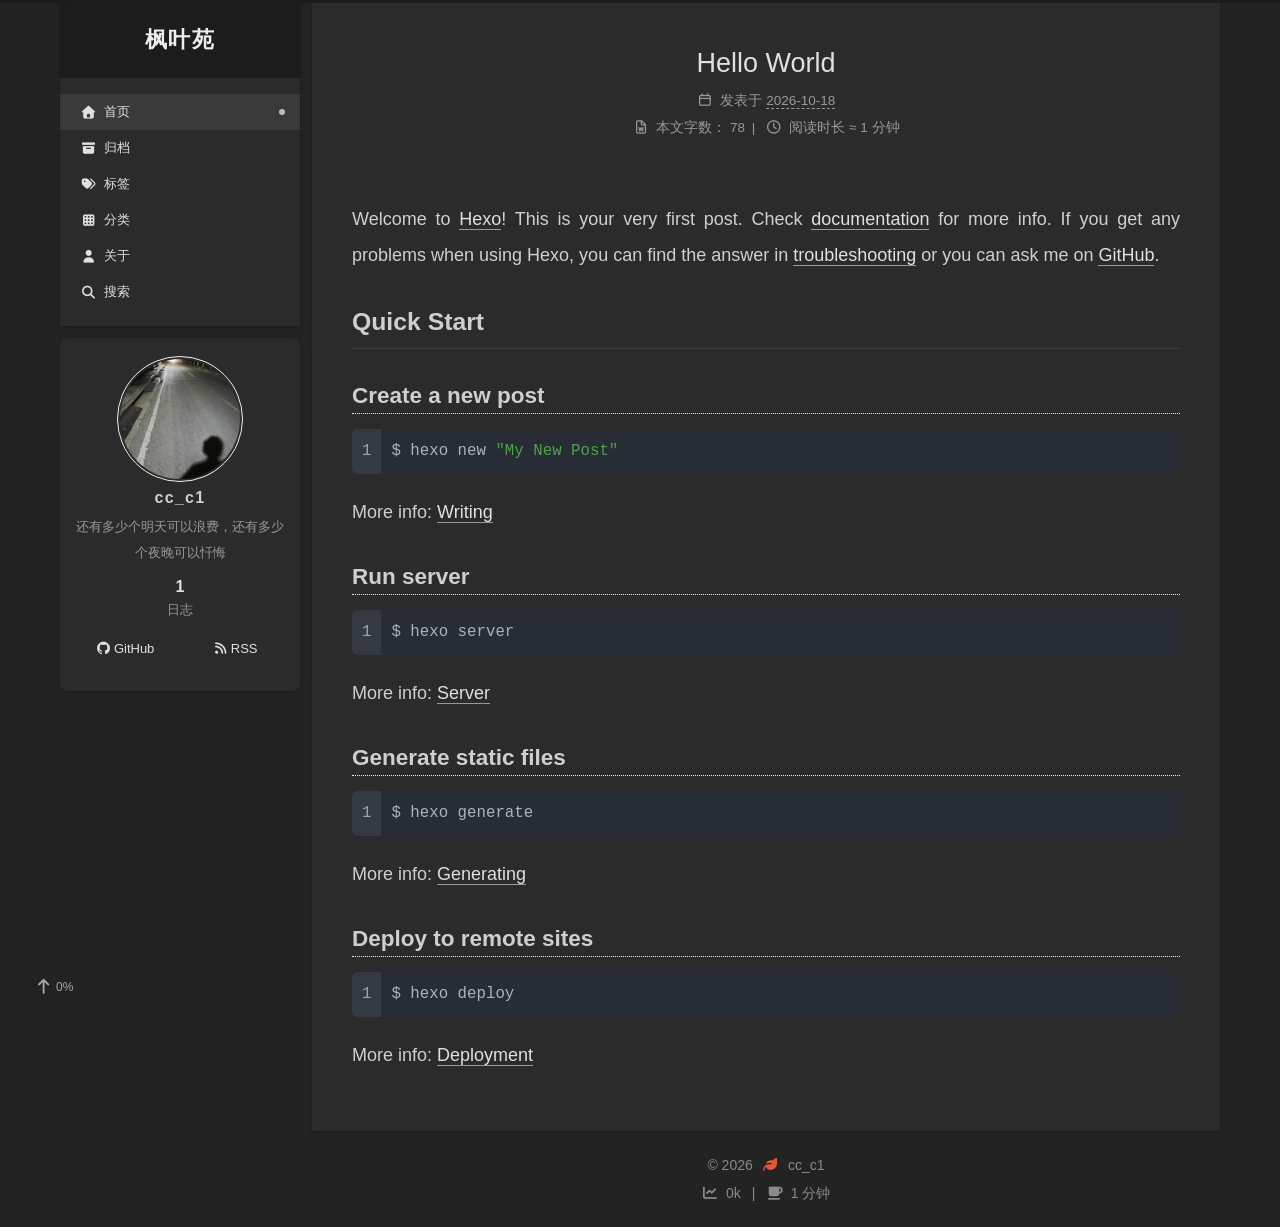
<file: index.html>
<!DOCTYPE html>
<html lang="zh-CN">
<head>
  <meta charset="UTF-8">
<meta name="viewport" content="width=device-width">
<meta name="theme-color" content="#222" media="(prefers-color-scheme: light)">
<meta name="theme-color" content="#222" media="(prefers-color-scheme: dark)"><meta name="generator" content="Hexo 8.1.2">

  <link rel="apple-touch-icon" sizes="180x180" href="/images/apple-touch-icon-next.png">
  <link rel="icon" type="image/png" sizes="32x32" href="/images/favicon-32x32-next.png">
  <link rel="icon" type="image/png" sizes="16x16" href="/images/favicon-16x16-next.png">
  <link rel="mask-icon" href="/images/logo.svg" color="#222">

<link rel="stylesheet" href="/css/main.css">



<link rel="stylesheet" href="/lib/@fortawesome/fontawesome-free/css/all.min.css">
  <link rel="stylesheet" href="/lib/animate.css/animate.min.css">
  <link rel="stylesheet" href="/lib/pace-js/themes/orange/pace-theme-minimal.css">
  <script src="/lib/pace-js/pace.min.js" defer></script>

<script class="next-config" data-name="main" type="application/json">{"hostname":"cen1n.cn","root":"/","images":"/images","scheme":"Gemini","darkmode":true,"version":"8.29.0","exturl":false,"sidebar":{"position":"left","width_expanded":300,"width_dual_column":240,"display":"always","padding":18,"offset":12},"hljswrap":true,"codeblock":{"theme":{"light":"atom-one-light","dark":"atom-one-dark"},"prism":{"light":"prism","dark":"prism-dark"},"copy_button":{"enable":true,"style":"flat"},"fold":{"enable":false,"height":500},"language":false},"bookmark":{"enable":false,"color":"#222","save":"auto"},"mediumzoom":false,"pangu":false,"comments":{"style":"tabs","active":null,"storage":true,"lazyload":false,"nav":null},"stickytabs":false,"motion":{"enable":true,"async":false,"duration":200,"transition":{"menu_item":"fadeInDown","post_block":"fadeIn","post_header":"fadeInDown","post_body":"fadeInDown","coll_header":"fadeInLeft","sidebar":"fadeInUp"}},"i18n":{"placeholder":"搜索...","empty":"没有找到任何搜索结果：${query}","hits_time":"找到 ${hits} 个搜索结果（用时 ${time} 毫秒）","hits":"找到 ${hits} 个搜索结果"},"path":"/search.xml","localsearch":{"enable":true,"top_n_per_article":1,"unescape":false,"preload":false,"trigger":"auto"}}</script><script src="/js/config.js" defer></script>

    <meta name="description" content="还有多少个明天可以浪费，还有多少个夜晚可以忏悔">
<meta property="og:type" content="website">
<meta property="og:title" content="枫叶苑">
<meta property="og:url" content="https://cen1n.cn/index.html">
<meta property="og:site_name" content="枫叶苑">
<meta property="og:description" content="还有多少个明天可以浪费，还有多少个夜晚可以忏悔">
<meta property="og:locale" content="zh_CN">
<meta property="article:author" content="cc_c1">
<meta name="twitter:card" content="summary">


<link rel="canonical" href="https://cen1n.cn/">


<script class="next-config" data-name="page" type="application/json">{"sidebar":"","isHome":true,"isPost":false,"lang":"zh-CN","comments":"","permalink":"","path":"index.html","title":""}</script>

<script class="next-config" data-name="calendar" type="application/json">""</script>
<title>枫叶苑</title>
  








  
<script src="/js/utils.js" defer></script><script src="/js/motion.js" defer></script><script src="/js/sidebar.js" defer></script><script src="/js/next-boot.js" defer></script>

  <script src="/lib/hexo-generator-searchdb/dist/search.js" defer></script>
<script src="/js/third-party/search/local-search.js" defer></script>





  <script src="/js/third-party/pace.js" defer></script>


  
  <script async src="https://busuanzi.ibruce.info/busuanzi/2.3/busuanzi.pure.mini.js"></script>




<meta name="robots" content="noindex, nofollow, noarchive, nosnippet, noimageindex">
<meta name="googlebot" content="noindex, nofollow, noarchive, nosnippet, noimageindex">
<meta name="baiduspider" content="noindex, nofollow, noarchive">

  <noscript>
    <link rel="stylesheet" href="/css/noscript.css">
  </noscript>
<link rel="alternate" href="/atom.xml" title="枫叶苑" type="application/atom+xml">
</head>

<body itemscope itemtype="http://schema.org/WebPage" class="use-motion">
  <div class="headband"></div>

  <main class="main">
    <div class="column">
      <header class="header" itemscope itemtype="http://schema.org/WPHeader"><div class="site-brand-container">
  <div class="site-nav-toggle">
    <div class="toggle" aria-label="切换导航栏" role="button">
        <span class="toggle-line"></span>
        <span class="toggle-line"></span>
        <span class="toggle-line"></span>
    </div>
  </div>

  <div class="site-meta">

    <a href="/" class="brand" rel="start">
      <i class="logo-line"></i>
      <h1 class="site-title">枫叶苑</h1>
      <i class="logo-line"></i>
    </a>
  </div>

  <div class="site-nav-right">
    <div class="toggle popup-trigger" aria-label="搜索" role="button">
        <i class="fa fa-search fa-fw fa-lg"></i>
    </div>
  </div>
</div>



<nav class="site-nav">
  <ul class="main-menu menu"><li class="menu-item menu-item-home"><a href="/" rel="section"><i class="fa fa-home fa-fw"></i>首页</a></li><li class="menu-item menu-item-archives"><a href="/archives/" rel="section"><i class="fa fa-archive fa-fw"></i>归档</a></li><li class="menu-item menu-item-tags"><a href="/tags/" rel="section"><i class="fa fa-tags fa-fw"></i>标签</a></li><li class="menu-item menu-item-categories"><a href="/categories/" rel="section"><i class="fa fa-th fa-fw"></i>分类</a></li><li class="menu-item menu-item-about"><a href="/about/" rel="section"><i class="fa fa-user fa-fw"></i>关于</a></li>
      <li class="menu-item menu-item-search">
        <a role="button" class="popup-trigger"><i class="fa fa-search fa-fw"></i>搜索
        </a>
      </li>
  </ul>
</nav>



  <div class="search-pop-overlay">
    <div class="popup search-popup">
      <div class="search-header">
        <span class="search-icon">
          <i class="fa fa-search"></i>
        </span>
        <div class="search-input-container">
          <input autocomplete="off" autocapitalize="off" maxlength="80"
                placeholder="搜索..." spellcheck="false"
                type="search" class="search-input">
        </div>
        <span class="popup-btn-close" role="button">
          <i class="fa fa-times-circle"></i>
        </span>
      </div>
      <div class="search-result-container">
        <div class="search-result-icon">
          <i class="fa fa-spinner fa-pulse fa-5x"></i>
        </div>
      </div>
    </div>
  </div>

</header>
        
  
  <aside class="sidebar">

    <div class="sidebar-inner sidebar-overview-active">
      <ul class="sidebar-nav">
        <li class="sidebar-nav-toc">
          文章目录
        </li>
        <li class="sidebar-nav-overview">
          站点概览
        </li>
      </ul>

      <div class="sidebar-panel-container">
        <!--noindex-->
        <div class="post-toc-wrap sidebar-panel">
        </div>
        <!--/noindex-->

        <div class="site-overview-wrap sidebar-panel">
          <div class="site-author animated" itemprop="author" itemscope itemtype="http://schema.org/Person">
    <img class="site-author-image" itemprop="image" alt="cc_c1"
      src="/images/avatar.jpg">
  <p class="site-author-name" itemprop="name">cc_c1</p>
  <div class="site-description" itemprop="description">还有多少个明天可以浪费，还有多少个夜晚可以忏悔</div>
</div>
<div class="site-state-wrap animated">
  <nav class="site-state">
      <div class="site-state-item site-state-posts">
        <a href="/archives/">
          <span class="site-state-item-count">1</span>
          <span class="site-state-item-name">日志</span>
        </a>
      </div>
  </nav>
</div>
  <div class="links-of-author animated">
      <span class="links-of-author-item">
        <a href="https://github.com/cccll1" title="GitHub → https:&#x2F;&#x2F;github.com&#x2F;cccll1" rel="noopener me" target="_blank"><i class="fab fa-github fa-fw"></i>GitHub</a>
      </span>
      <span class="links-of-author-item">
        <a href="/atom.xml" title="RSS → &#x2F;atom.xml" rel="noopener me"><i class="fa fa-rss fa-fw"></i>RSS</a>
      </span>
  </div>

        </div>
      </div>
    </div>

    
  </aside>


    </div>

    <div class="main-inner index posts-expand">

    


<div class="post-block">
  
  

  <article itemscope itemtype="http://schema.org/Article" class="post-content" lang="">
    <link itemprop="mainEntityOfPage" href="https://cen1n.cn/2026/10/18/hello-world/">

    <span hidden itemprop="author" itemscope itemtype="http://schema.org/Person">
      <meta itemprop="image" content="/images/avatar.jpg">
      <meta itemprop="name" content="cc_c1">
    </span>

    <span hidden itemprop="publisher" itemscope itemtype="http://schema.org/Organization">
      <meta itemprop="name" content="枫叶苑">
      <meta itemprop="description" content="还有多少个明天可以浪费，还有多少个夜晚可以忏悔">
    </span>

    <span hidden itemprop="post" itemscope itemtype="http://schema.org/CreativeWork">
      <meta itemprop="name" content=" | 枫叶苑">
      <meta itemprop="description" content="">
    </span>
      <header class="post-header">
        <h2 class="post-title" itemprop="name headline">
          <a href="/2026/10/18/hello-world/" class="post-title-link" itemprop="url">Hello World</a>
        </h2>

        <div class="post-meta-container">
          <div class="post-meta">
    <span class="post-meta-item">
      <span class="post-meta-item-icon">
        <i class="far fa-calendar"></i>
      </span>
      <span class="post-meta-item-text">发表于</span>

      <time title="创建时间：2026-10-18 00:42:48" itemprop="dateCreated datePublished" datetime="2026-10-18T00:42:48+08:00">2026-10-18</time>
    </span>

  
    <span class="post-meta-break"></span>
    <span class="post-meta-item" title="本文字数">
      <span class="post-meta-item-icon">
        <i class="far fa-file-word"></i>
      </span>
      <span class="post-meta-item-text">本文字数：</span>
      <span>78</span>
    </span>
    <span class="post-meta-item" title="阅读时长">
      <span class="post-meta-item-icon">
        <i class="far fa-clock"></i>
      </span>
      <span class="post-meta-item-text">阅读时长 &asymp;</span>
      <span>1 分钟</span>
    </span>
</div>

        </div>
      </header>

    
    
    
    <div class="post-body" itemprop="articleBody">
          <p>Welcome to <a target="_blank" rel="noopener" href="https://hexo.io/">Hexo</a>! This is your very first post. Check <a target="_blank" rel="noopener" href="https://hexo.io/docs/">documentation</a> for more info. If you get any problems when using Hexo, you can find the answer in <a target="_blank" rel="noopener" href="https://hexo.io/docs/troubleshooting.html">troubleshooting</a> or you can ask me on <a target="_blank" rel="noopener" href="https://github.com/hexojs/hexo/issues">GitHub</a>.</p>
<h2 id="Quick-Start"><a href="#Quick-Start" class="headerlink" title="Quick Start"></a>Quick Start</h2><h3 id="Create-a-new-post"><a href="#Create-a-new-post" class="headerlink" title="Create a new post"></a>Create a new post</h3><figure class="highlight bash"><table><tr><td class="gutter"><pre><span class="line">1</span><br></pre></td><td class="code"><pre><span class="line">$ hexo new <span class="string">&quot;My New Post&quot;</span></span><br></pre></td></tr></table></figure>

<p>More info: <a target="_blank" rel="noopener" href="https://hexo.io/docs/writing.html">Writing</a></p>
<h3 id="Run-server"><a href="#Run-server" class="headerlink" title="Run server"></a>Run server</h3><figure class="highlight bash"><table><tr><td class="gutter"><pre><span class="line">1</span><br></pre></td><td class="code"><pre><span class="line">$ hexo server</span><br></pre></td></tr></table></figure>

<p>More info: <a target="_blank" rel="noopener" href="https://hexo.io/docs/server.html">Server</a></p>
<h3 id="Generate-static-files"><a href="#Generate-static-files" class="headerlink" title="Generate static files"></a>Generate static files</h3><figure class="highlight bash"><table><tr><td class="gutter"><pre><span class="line">1</span><br></pre></td><td class="code"><pre><span class="line">$ hexo generate</span><br></pre></td></tr></table></figure>

<p>More info: <a target="_blank" rel="noopener" href="https://hexo.io/docs/generating.html">Generating</a></p>
<h3 id="Deploy-to-remote-sites"><a href="#Deploy-to-remote-sites" class="headerlink" title="Deploy to remote sites"></a>Deploy to remote sites</h3><figure class="highlight bash"><table><tr><td class="gutter"><pre><span class="line">1</span><br></pre></td><td class="code"><pre><span class="line">$ hexo deploy</span><br></pre></td></tr></table></figure>

<p>More info: <a target="_blank" rel="noopener" href="https://hexo.io/docs/one-command-deployment.html">Deployment</a></p>

      
    </div>

    
    
    

    <footer class="post-footer">
        <div class="post-eof"></div>
      
    </footer>
  </article>
</div>





</div>
  </main>

  <footer class="footer">
    <div class="footer-inner">

  <div class="copyright">
    &copy; 
    <span itemprop="copyrightYear">2026</span>
    <span class="with-love">
      <i class="fa fa-leaf"></i>
    </span>
    <span class="author" itemprop="copyrightHolder">cc_c1</span>
  </div>
<div class="wordcount">
  <span class="post-meta-item">
    <span class="post-meta-item-icon">
      <i class="fa fa-chart-line"></i>
    </span>
    <span title="站点总字数">0k</span>
  </span>
  <span class="post-meta-item">
    <span class="post-meta-item-icon">
      <i class="fa fa-coffee"></i>
    </span>
    <span title="站点阅读时长">1 分钟</span>
  </span>
</div>
<div class="busuanzi-count">
    <span class="post-meta-item" id="busuanzi_container_site_uv">
      <span class="post-meta-item-icon">
        <i class="fa fa-user"></i>
      </span>
      <span class="site-uv" title="总访客量">
        <span id="busuanzi_value_site_uv"></span>
      </span>
    </span>
    <span class="post-meta-item" id="busuanzi_container_site_pv">
      <span class="post-meta-item-icon">
        <i class="fa fa-eye"></i>
      </span>
      <span class="site-pv" title="总访问量">
        <span id="busuanzi_value_site_pv"></span>
      </span>
    </span>
</div>

    </div>
  </footer>

  
  <div class="toggle sidebar-toggle" role="button">
    <span class="toggle-line"></span>
    <span class="toggle-line"></span>
    <span class="toggle-line"></span>
  </div>
  <div class="sidebar-dimmer"></div>
  <div class="back-to-top" role="button" aria-label="返回顶部">
    <i class="fa fa-arrow-up fa-lg"></i>
    <span>0%</span>
  </div>
  <div class="reading-progress-bar"></div>

<noscript>
  <div class="noscript-warning">Theme NexT works best with JavaScript enabled</div>
</noscript>

</body>
</html>
</file>
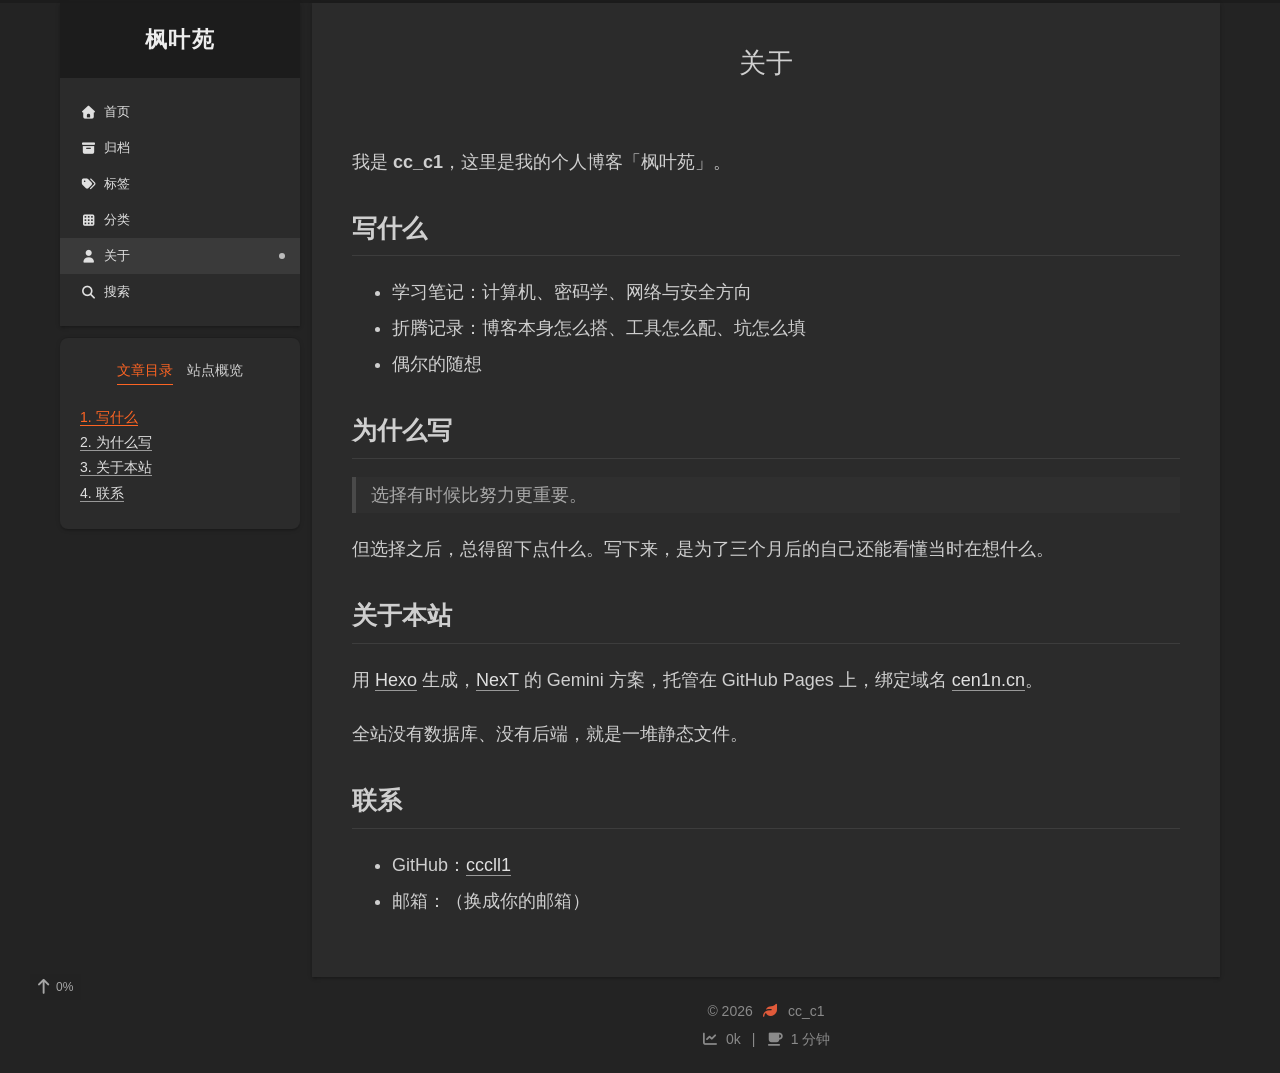
<file: about/index.html>
<!DOCTYPE html>
<html lang="zh-CN">
<head>
  <meta charset="UTF-8">
<meta name="viewport" content="width=device-width">
<meta name="theme-color" content="#222" media="(prefers-color-scheme: light)">
<meta name="theme-color" content="#222" media="(prefers-color-scheme: dark)"><meta name="generator" content="Hexo 8.1.2">

  <link rel="apple-touch-icon" sizes="180x180" href="/images/apple-touch-icon-next.png">
  <link rel="icon" type="image/png" sizes="32x32" href="/images/favicon-32x32-next.png">
  <link rel="icon" type="image/png" sizes="16x16" href="/images/favicon-16x16-next.png">
  <link rel="mask-icon" href="/images/logo.svg" color="#222">

<link rel="stylesheet" href="/css/main.css">



<link rel="stylesheet" href="/lib/@fortawesome/fontawesome-free/css/all.min.css">
  <link rel="stylesheet" href="/lib/animate.css/animate.min.css">
  <link rel="stylesheet" href="/lib/pace-js/themes/orange/pace-theme-minimal.css">
  <script src="/lib/pace-js/pace.min.js" defer></script>

<script class="next-config" data-name="main" type="application/json">{"hostname":"cen1n.cn","root":"/","images":"/images","scheme":"Gemini","darkmode":true,"version":"8.29.0","exturl":false,"sidebar":{"position":"left","width_expanded":300,"width_dual_column":240,"display":"always","padding":18,"offset":12},"hljswrap":true,"codeblock":{"theme":{"light":"atom-one-light","dark":"atom-one-dark"},"prism":{"light":"prism","dark":"prism-dark"},"copy_button":{"enable":true,"style":"flat"},"fold":{"enable":false,"height":500},"language":false},"bookmark":{"enable":false,"color":"#222","save":"auto"},"mediumzoom":false,"pangu":false,"comments":{"style":"tabs","active":null,"storage":true,"lazyload":false,"nav":null},"stickytabs":false,"motion":{"enable":true,"async":false,"duration":200,"transition":{"menu_item":"fadeInDown","post_block":"fadeIn","post_header":"fadeInDown","post_body":"fadeInDown","coll_header":"fadeInLeft","sidebar":"fadeInUp"}},"i18n":{"placeholder":"搜索...","empty":"没有找到任何搜索结果：${query}","hits_time":"找到 ${hits} 个搜索结果（用时 ${time} 毫秒）","hits":"找到 ${hits} 个搜索结果"},"path":"/search.xml","localsearch":{"enable":true,"top_n_per_article":1,"unescape":false,"preload":false,"trigger":"auto"}}</script><script src="/js/config.js" defer></script>

    <meta name="description" content="我是 cc_c1，这里是我的个人博客「枫叶苑」。 写什么 学习笔记：计算机、密码学、网络与安全方向 折腾记录：博客本身怎么搭、工具怎么配、坑怎么填 偶尔的随想  为什么写 选择有时候比努力更重要。  但选择之后，总得留下点什么。写下来，是为了三个月后的自己还能看懂当时在想什么。 关于本站用 Hexo 生成，NexT 的 Gemini 方案，托管在 GitHub Pages 上，绑定域名 cen1n">
<meta property="og:type" content="website">
<meta property="og:title" content="关于">
<meta property="og:url" content="https://cen1n.cn/about/index.html">
<meta property="og:site_name" content="枫叶苑">
<meta property="og:description" content="我是 cc_c1，这里是我的个人博客「枫叶苑」。 写什么 学习笔记：计算机、密码学、网络与安全方向 折腾记录：博客本身怎么搭、工具怎么配、坑怎么填 偶尔的随想  为什么写 选择有时候比努力更重要。  但选择之后，总得留下点什么。写下来，是为了三个月后的自己还能看懂当时在想什么。 关于本站用 Hexo 生成，NexT 的 Gemini 方案，托管在 GitHub Pages 上，绑定域名 cen1n">
<meta property="og:locale" content="zh_CN">
<meta property="article:published_time" content="2026-10-17T16:00:00.000Z">
<meta property="article:modified_time" content="2026-10-18T04:11:51.574Z">
<meta property="article:author" content="cc_c1">
<meta name="twitter:card" content="summary">


<link rel="canonical" href="https://cen1n.cn/about/">


<script class="next-config" data-name="page" type="application/json">{"sidebar":"","isHome":false,"isPost":false,"lang":"zh-CN","comments":true,"permalink":"https://cen1n.cn/about/index.html","path":"about/index.html","title":"关于"}</script>

<script class="next-config" data-name="calendar" type="application/json">""</script>
<title>关于 | 枫叶苑
</title>
  








  
<script src="/js/utils.js" defer></script><script src="/js/motion.js" defer></script><script src="/js/sidebar.js" defer></script><script src="/js/next-boot.js" defer></script>

  <script src="/lib/hexo-generator-searchdb/dist/search.js" defer></script>
<script src="/js/third-party/search/local-search.js" defer></script>





  <script src="/js/third-party/pace.js" defer></script>


  
  <script async src="https://busuanzi.ibruce.info/busuanzi/2.3/busuanzi.pure.mini.js"></script>




<meta name="robots" content="noindex, nofollow, noarchive, nosnippet, noimageindex">
<meta name="googlebot" content="noindex, nofollow, noarchive, nosnippet, noimageindex">
<meta name="baiduspider" content="noindex, nofollow, noarchive">

  <noscript>
    <link rel="stylesheet" href="/css/noscript.css">
  </noscript>
<link rel="alternate" href="/atom.xml" title="枫叶苑" type="application/atom+xml">
</head>

<body itemscope itemtype="http://schema.org/WebPage" class="use-motion">
  <div class="headband"></div>

  <main class="main">
    <div class="column">
      <header class="header" itemscope itemtype="http://schema.org/WPHeader"><div class="site-brand-container">
  <div class="site-nav-toggle">
    <div class="toggle" aria-label="切换导航栏" role="button">
        <span class="toggle-line"></span>
        <span class="toggle-line"></span>
        <span class="toggle-line"></span>
    </div>
  </div>

  <div class="site-meta">

    <a href="/" class="brand" rel="start">
      <i class="logo-line"></i>
      <p class="site-title">枫叶苑</p>
      <i class="logo-line"></i>
    </a>
  </div>

  <div class="site-nav-right">
    <div class="toggle popup-trigger" aria-label="搜索" role="button">
        <i class="fa fa-search fa-fw fa-lg"></i>
    </div>
  </div>
</div>



<nav class="site-nav">
  <ul class="main-menu menu"><li class="menu-item menu-item-home"><a href="/" rel="section"><i class="fa fa-home fa-fw"></i>首页</a></li><li class="menu-item menu-item-archives"><a href="/archives/" rel="section"><i class="fa fa-archive fa-fw"></i>归档</a></li><li class="menu-item menu-item-tags"><a href="/tags/" rel="section"><i class="fa fa-tags fa-fw"></i>标签</a></li><li class="menu-item menu-item-categories"><a href="/categories/" rel="section"><i class="fa fa-th fa-fw"></i>分类</a></li><li class="menu-item menu-item-about"><a href="/about/" rel="section"><i class="fa fa-user fa-fw"></i>关于</a></li>
      <li class="menu-item menu-item-search">
        <a role="button" class="popup-trigger"><i class="fa fa-search fa-fw"></i>搜索
        </a>
      </li>
  </ul>
</nav>



  <div class="search-pop-overlay">
    <div class="popup search-popup">
      <div class="search-header">
        <span class="search-icon">
          <i class="fa fa-search"></i>
        </span>
        <div class="search-input-container">
          <input autocomplete="off" autocapitalize="off" maxlength="80"
                placeholder="搜索..." spellcheck="false"
                type="search" class="search-input">
        </div>
        <span class="popup-btn-close" role="button">
          <i class="fa fa-times-circle"></i>
        </span>
      </div>
      <div class="search-result-container">
        <div class="search-result-icon">
          <i class="fa fa-spinner fa-pulse fa-5x"></i>
        </div>
      </div>
    </div>
  </div>

</header>
        
  
  <aside class="sidebar">

    <div class="sidebar-inner sidebar-nav-active sidebar-toc-active">
      <ul class="sidebar-nav">
        <li class="sidebar-nav-toc">
          文章目录
        </li>
        <li class="sidebar-nav-overview">
          站点概览
        </li>
      </ul>

      <div class="sidebar-panel-container">
        <!--noindex-->
        <div class="post-toc-wrap sidebar-panel">
            <div class="post-toc animated"><ol class="nav"><li class="nav-item nav-level-2"><a class="nav-link" href="#%E5%86%99%E4%BB%80%E4%B9%88"><span class="nav-number">1.</span> <span class="nav-text">写什么</span></a></li><li class="nav-item nav-level-2"><a class="nav-link" href="#%E4%B8%BA%E4%BB%80%E4%B9%88%E5%86%99"><span class="nav-number">2.</span> <span class="nav-text">为什么写</span></a></li><li class="nav-item nav-level-2"><a class="nav-link" href="#%E5%85%B3%E4%BA%8E%E6%9C%AC%E7%AB%99"><span class="nav-number">3.</span> <span class="nav-text">关于本站</span></a></li><li class="nav-item nav-level-2"><a class="nav-link" href="#%E8%81%94%E7%B3%BB"><span class="nav-number">4.</span> <span class="nav-text">联系</span></a></li></ol></div>
        </div>
        <!--/noindex-->

        <div class="site-overview-wrap sidebar-panel">
          <div class="site-author animated" itemprop="author" itemscope itemtype="http://schema.org/Person">
    <img class="site-author-image" itemprop="image" alt="cc_c1"
      src="/images/avatar.jpg">
  <p class="site-author-name" itemprop="name">cc_c1</p>
  <div class="site-description" itemprop="description">还有多少个明天可以浪费，还有多少个夜晚可以忏悔</div>
</div>
<div class="site-state-wrap animated">
  <nav class="site-state">
      <div class="site-state-item site-state-posts">
        <a href="/archives/">
          <span class="site-state-item-count">1</span>
          <span class="site-state-item-name">日志</span>
        </a>
      </div>
  </nav>
</div>
  <div class="links-of-author animated">
      <span class="links-of-author-item">
        <a href="https://github.com/cccll1" title="GitHub → https:&#x2F;&#x2F;github.com&#x2F;cccll1" rel="noopener me" target="_blank"><i class="fab fa-github fa-fw"></i>GitHub</a>
      </span>
      <span class="links-of-author-item">
        <a href="/atom.xml" title="RSS → &#x2F;atom.xml" rel="noopener me"><i class="fa fa-rss fa-fw"></i>RSS</a>
      </span>
  </div>

        </div>
      </div>
    </div>

    
  </aside>


    </div>

    <div class="main-inner page posts-expand">


    
    
    
    <div class="post-block" lang="zh-CN"><header class="post-header">

<h1 class="post-title" itemprop="name headline">关于
</h1>

<div class="post-meta-container">
</div>

</header>

      
      
      
      <div class="post-body">
          <p>我是 <strong>cc_c1</strong>，这里是我的个人博客「枫叶苑」。</p>
<h2 id="写什么"><a href="#写什么" class="headerlink" title="写什么"></a>写什么</h2><ul>
<li>学习笔记：计算机、密码学、网络与安全方向</li>
<li>折腾记录：博客本身怎么搭、工具怎么配、坑怎么填</li>
<li>偶尔的随想</li>
</ul>
<h2 id="为什么写"><a href="#为什么写" class="headerlink" title="为什么写"></a>为什么写</h2><blockquote>
<p>选择有时候比努力更重要。</p>
</blockquote>
<p>但选择之后，总得留下点什么。写下来，是为了三个月后的自己还能看懂当时在想什么。</p>
<h2 id="关于本站"><a href="#关于本站" class="headerlink" title="关于本站"></a>关于本站</h2><p>用 <a target="_blank" rel="noopener" href="https://hexo.io/">Hexo</a> 生成，<a target="_blank" rel="noopener" href="https://theme-next.js.org/">NexT</a> 的 Gemini 方案，托管在 GitHub Pages 上，绑定域名 <a href="https://cen1n.cn/">cen1n.cn</a>。</p>
<p>全站没有数据库、没有后端，就是一堆静态文件。</p>
<h2 id="联系"><a href="#联系" class="headerlink" title="联系"></a>联系</h2><ul>
<li>GitHub：<a target="_blank" rel="noopener" href="https://github.com/cccll1">cccll1</a></li>
<li>邮箱：（换成你的邮箱）</li>
</ul>

      </div>
      
      
      
    </div>

    
    


</div>
  </main>

  <footer class="footer">
    <div class="footer-inner">

  <div class="copyright">
    &copy; 
    <span itemprop="copyrightYear">2026</span>
    <span class="with-love">
      <i class="fa fa-leaf"></i>
    </span>
    <span class="author" itemprop="copyrightHolder">cc_c1</span>
  </div>
<div class="wordcount">
  <span class="post-meta-item">
    <span class="post-meta-item-icon">
      <i class="fa fa-chart-line"></i>
    </span>
    <span title="站点总字数">0k</span>
  </span>
  <span class="post-meta-item">
    <span class="post-meta-item-icon">
      <i class="fa fa-coffee"></i>
    </span>
    <span title="站点阅读时长">1 分钟</span>
  </span>
</div>
<div class="busuanzi-count">
    <span class="post-meta-item" id="busuanzi_container_site_uv">
      <span class="post-meta-item-icon">
        <i class="fa fa-user"></i>
      </span>
      <span class="site-uv" title="总访客量">
        <span id="busuanzi_value_site_uv"></span>
      </span>
    </span>
    <span class="post-meta-item" id="busuanzi_container_site_pv">
      <span class="post-meta-item-icon">
        <i class="fa fa-eye"></i>
      </span>
      <span class="site-pv" title="总访问量">
        <span id="busuanzi_value_site_pv"></span>
      </span>
    </span>
</div>

    </div>
  </footer>

  
  <div class="toggle sidebar-toggle" role="button">
    <span class="toggle-line"></span>
    <span class="toggle-line"></span>
    <span class="toggle-line"></span>
  </div>
  <div class="sidebar-dimmer"></div>
  <div class="back-to-top" role="button" aria-label="返回顶部">
    <i class="fa fa-arrow-up fa-lg"></i>
    <span>0%</span>
  </div>
  <div class="reading-progress-bar"></div>

<noscript>
  <div class="noscript-warning">Theme NexT works best with JavaScript enabled</div>
</noscript>

</body>
</html>
</file>
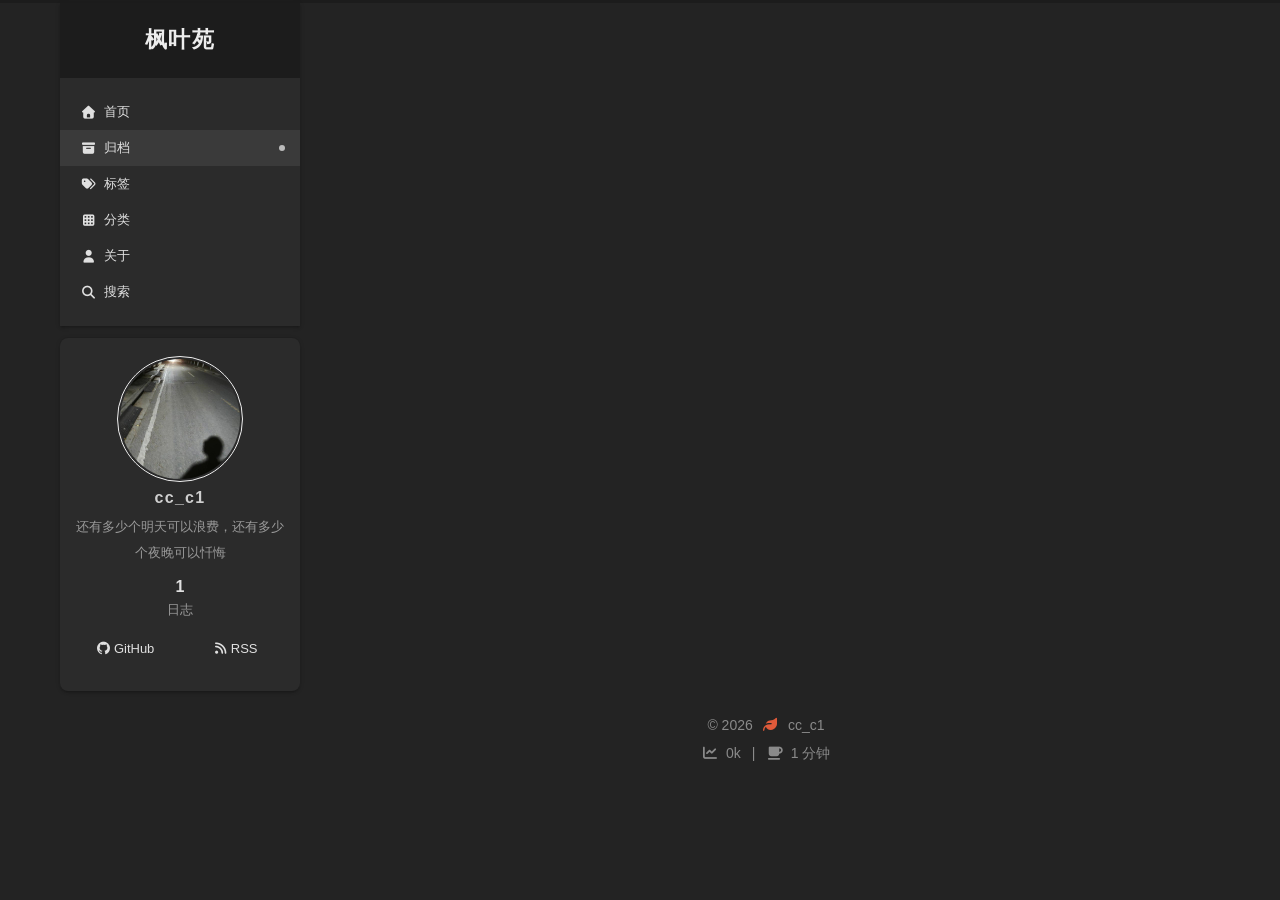
<file: archives/index.html>
<!DOCTYPE html>
<html lang="zh-CN">
<head>
  <meta charset="UTF-8">
<meta name="viewport" content="width=device-width">
<meta name="theme-color" content="#222" media="(prefers-color-scheme: light)">
<meta name="theme-color" content="#222" media="(prefers-color-scheme: dark)"><meta name="generator" content="Hexo 8.1.2">

  <link rel="apple-touch-icon" sizes="180x180" href="/images/apple-touch-icon-next.png">
  <link rel="icon" type="image/png" sizes="32x32" href="/images/favicon-32x32-next.png">
  <link rel="icon" type="image/png" sizes="16x16" href="/images/favicon-16x16-next.png">
  <link rel="mask-icon" href="/images/logo.svg" color="#222">

<link rel="stylesheet" href="/css/main.css">



<link rel="stylesheet" href="/lib/@fortawesome/fontawesome-free/css/all.min.css">
  <link rel="stylesheet" href="/lib/animate.css/animate.min.css">
  <link rel="stylesheet" href="/lib/pace-js/themes/orange/pace-theme-minimal.css">
  <script src="/lib/pace-js/pace.min.js" defer></script>

<script class="next-config" data-name="main" type="application/json">{"hostname":"cen1n.cn","root":"/","images":"/images","scheme":"Gemini","darkmode":true,"version":"8.29.0","exturl":false,"sidebar":{"position":"left","width_expanded":300,"width_dual_column":240,"display":"always","padding":18,"offset":12},"hljswrap":true,"codeblock":{"theme":{"light":"atom-one-light","dark":"atom-one-dark"},"prism":{"light":"prism","dark":"prism-dark"},"copy_button":{"enable":true,"style":"flat"},"fold":{"enable":false,"height":500},"language":false},"bookmark":{"enable":false,"color":"#222","save":"auto"},"mediumzoom":false,"pangu":false,"comments":{"style":"tabs","active":null,"storage":true,"lazyload":false,"nav":null},"stickytabs":false,"motion":{"enable":true,"async":false,"duration":200,"transition":{"menu_item":"fadeInDown","post_block":"fadeIn","post_header":"fadeInDown","post_body":"fadeInDown","coll_header":"fadeInLeft","sidebar":"fadeInUp"}},"i18n":{"placeholder":"搜索...","empty":"没有找到任何搜索结果：${query}","hits_time":"找到 ${hits} 个搜索结果（用时 ${time} 毫秒）","hits":"找到 ${hits} 个搜索结果"},"path":"/search.xml","localsearch":{"enable":true,"top_n_per_article":1,"unescape":false,"preload":false,"trigger":"auto"}}</script><script src="/js/config.js" defer></script>

    <meta name="description" content="还有多少个明天可以浪费，还有多少个夜晚可以忏悔">
<meta property="og:type" content="website">
<meta property="og:title" content="枫叶苑">
<meta property="og:url" content="https://cen1n.cn/archives/index.html">
<meta property="og:site_name" content="枫叶苑">
<meta property="og:description" content="还有多少个明天可以浪费，还有多少个夜晚可以忏悔">
<meta property="og:locale" content="zh_CN">
<meta property="article:author" content="cc_c1">
<meta name="twitter:card" content="summary">


<link rel="canonical" href="https://cen1n.cn/archives/">


<script class="next-config" data-name="page" type="application/json">{"sidebar":"","isHome":false,"isPost":false,"lang":"zh-CN","comments":"","permalink":"","path":"archives/index.html","title":""}</script>

<script class="next-config" data-name="calendar" type="application/json">""</script>
<title>归档 | 枫叶苑</title>
  








  
<script src="/js/utils.js" defer></script><script src="/js/motion.js" defer></script><script src="/js/sidebar.js" defer></script><script src="/js/next-boot.js" defer></script>

  <script src="/lib/hexo-generator-searchdb/dist/search.js" defer></script>
<script src="/js/third-party/search/local-search.js" defer></script>





  <script src="/js/third-party/pace.js" defer></script>


  
  <script async src="https://busuanzi.ibruce.info/busuanzi/2.3/busuanzi.pure.mini.js"></script>




<meta name="robots" content="noindex, nofollow, noarchive, nosnippet, noimageindex">
<meta name="googlebot" content="noindex, nofollow, noarchive, nosnippet, noimageindex">
<meta name="baiduspider" content="noindex, nofollow, noarchive">

  <noscript>
    <link rel="stylesheet" href="/css/noscript.css">
  </noscript>
<link rel="alternate" href="/atom.xml" title="枫叶苑" type="application/atom+xml">
</head>

<body itemscope itemtype="http://schema.org/WebPage" class="use-motion">
  <div class="headband"></div>

  <main class="main">
    <div class="column">
      <header class="header" itemscope itemtype="http://schema.org/WPHeader"><div class="site-brand-container">
  <div class="site-nav-toggle">
    <div class="toggle" aria-label="切换导航栏" role="button">
        <span class="toggle-line"></span>
        <span class="toggle-line"></span>
        <span class="toggle-line"></span>
    </div>
  </div>

  <div class="site-meta">

    <a href="/" class="brand" rel="start">
      <i class="logo-line"></i>
      <h1 class="site-title">枫叶苑</h1>
      <i class="logo-line"></i>
    </a>
  </div>

  <div class="site-nav-right">
    <div class="toggle popup-trigger" aria-label="搜索" role="button">
        <i class="fa fa-search fa-fw fa-lg"></i>
    </div>
  </div>
</div>



<nav class="site-nav">
  <ul class="main-menu menu"><li class="menu-item menu-item-home"><a href="/" rel="section"><i class="fa fa-home fa-fw"></i>首页</a></li><li class="menu-item menu-item-archives"><a href="/archives/" rel="section"><i class="fa fa-archive fa-fw"></i>归档</a></li><li class="menu-item menu-item-tags"><a href="/tags/" rel="section"><i class="fa fa-tags fa-fw"></i>标签</a></li><li class="menu-item menu-item-categories"><a href="/categories/" rel="section"><i class="fa fa-th fa-fw"></i>分类</a></li><li class="menu-item menu-item-about"><a href="/about/" rel="section"><i class="fa fa-user fa-fw"></i>关于</a></li>
      <li class="menu-item menu-item-search">
        <a role="button" class="popup-trigger"><i class="fa fa-search fa-fw"></i>搜索
        </a>
      </li>
  </ul>
</nav>



  <div class="search-pop-overlay">
    <div class="popup search-popup">
      <div class="search-header">
        <span class="search-icon">
          <i class="fa fa-search"></i>
        </span>
        <div class="search-input-container">
          <input autocomplete="off" autocapitalize="off" maxlength="80"
                placeholder="搜索..." spellcheck="false"
                type="search" class="search-input">
        </div>
        <span class="popup-btn-close" role="button">
          <i class="fa fa-times-circle"></i>
        </span>
      </div>
      <div class="search-result-container">
        <div class="search-result-icon">
          <i class="fa fa-spinner fa-pulse fa-5x"></i>
        </div>
      </div>
    </div>
  </div>

</header>
        
  
  <aside class="sidebar">

    <div class="sidebar-inner sidebar-overview-active">
      <ul class="sidebar-nav">
        <li class="sidebar-nav-toc">
          文章目录
        </li>
        <li class="sidebar-nav-overview">
          站点概览
        </li>
      </ul>

      <div class="sidebar-panel-container">
        <!--noindex-->
        <div class="post-toc-wrap sidebar-panel">
        </div>
        <!--/noindex-->

        <div class="site-overview-wrap sidebar-panel">
          <div class="site-author animated" itemprop="author" itemscope itemtype="http://schema.org/Person">
    <img class="site-author-image" itemprop="image" alt="cc_c1"
      src="/images/avatar.jpg">
  <p class="site-author-name" itemprop="name">cc_c1</p>
  <div class="site-description" itemprop="description">还有多少个明天可以浪费，还有多少个夜晚可以忏悔</div>
</div>
<div class="site-state-wrap animated">
  <nav class="site-state">
      <div class="site-state-item site-state-posts">
        <a href="/archives/">
          <span class="site-state-item-count">1</span>
          <span class="site-state-item-name">日志</span>
        </a>
      </div>
  </nav>
</div>
  <div class="links-of-author animated">
      <span class="links-of-author-item">
        <a href="https://github.com/cccll1" title="GitHub → https:&#x2F;&#x2F;github.com&#x2F;cccll1" rel="noopener me" target="_blank"><i class="fab fa-github fa-fw"></i>GitHub</a>
      </span>
      <span class="links-of-author-item">
        <a href="/atom.xml" title="RSS → &#x2F;atom.xml" rel="noopener me"><i class="fa fa-rss fa-fw"></i>RSS</a>
      </span>
  </div>

        </div>
      </div>
    </div>

    
  </aside>


    </div>

    <div class="main-inner archive posts-collapse">


  
  
  
  <div class="post-block">
    <div class="post-content">
      <div class="collection-title">
        <span class="collection-header">嗯..! 目前共计 1 篇日志。 继续努力。</span>
      </div>

      
    <div class="collection-year">
      <span class="collection-header">2026<span class="collection-year-count">1</span></span>
    </div>

  <article itemscope itemtype="http://schema.org/Article">
    <header class="post-header">
      <div class="post-meta-container">
        <time itemprop="dateCreated"
              datetime="2026-10-18T00:42:48+08:00"
              content="2026-10-18">
          10-18
        </time>
      </div>

      <div class="post-title">
          <a class="post-title-link" href="/2026/10/18/hello-world/" itemprop="url">
            <span itemprop="name">Hello World</span>
          </a>
      </div>

      
    </header>
  </article>


    </div>
  </div>
  
  
  

</div>
  </main>

  <footer class="footer">
    <div class="footer-inner">

  <div class="copyright">
    &copy; 
    <span itemprop="copyrightYear">2026</span>
    <span class="with-love">
      <i class="fa fa-leaf"></i>
    </span>
    <span class="author" itemprop="copyrightHolder">cc_c1</span>
  </div>
<div class="wordcount">
  <span class="post-meta-item">
    <span class="post-meta-item-icon">
      <i class="fa fa-chart-line"></i>
    </span>
    <span title="站点总字数">0k</span>
  </span>
  <span class="post-meta-item">
    <span class="post-meta-item-icon">
      <i class="fa fa-coffee"></i>
    </span>
    <span title="站点阅读时长">1 分钟</span>
  </span>
</div>
<div class="busuanzi-count">
    <span class="post-meta-item" id="busuanzi_container_site_uv">
      <span class="post-meta-item-icon">
        <i class="fa fa-user"></i>
      </span>
      <span class="site-uv" title="总访客量">
        <span id="busuanzi_value_site_uv"></span>
      </span>
    </span>
    <span class="post-meta-item" id="busuanzi_container_site_pv">
      <span class="post-meta-item-icon">
        <i class="fa fa-eye"></i>
      </span>
      <span class="site-pv" title="总访问量">
        <span id="busuanzi_value_site_pv"></span>
      </span>
    </span>
</div>

    </div>
  </footer>

  
  <div class="toggle sidebar-toggle" role="button">
    <span class="toggle-line"></span>
    <span class="toggle-line"></span>
    <span class="toggle-line"></span>
  </div>
  <div class="sidebar-dimmer"></div>
  <div class="back-to-top" role="button" aria-label="返回顶部">
    <i class="fa fa-arrow-up fa-lg"></i>
    <span>0%</span>
  </div>
  <div class="reading-progress-bar"></div>

<noscript>
  <div class="noscript-warning">Theme NexT works best with JavaScript enabled</div>
</noscript>

</body>
</html>
</file>
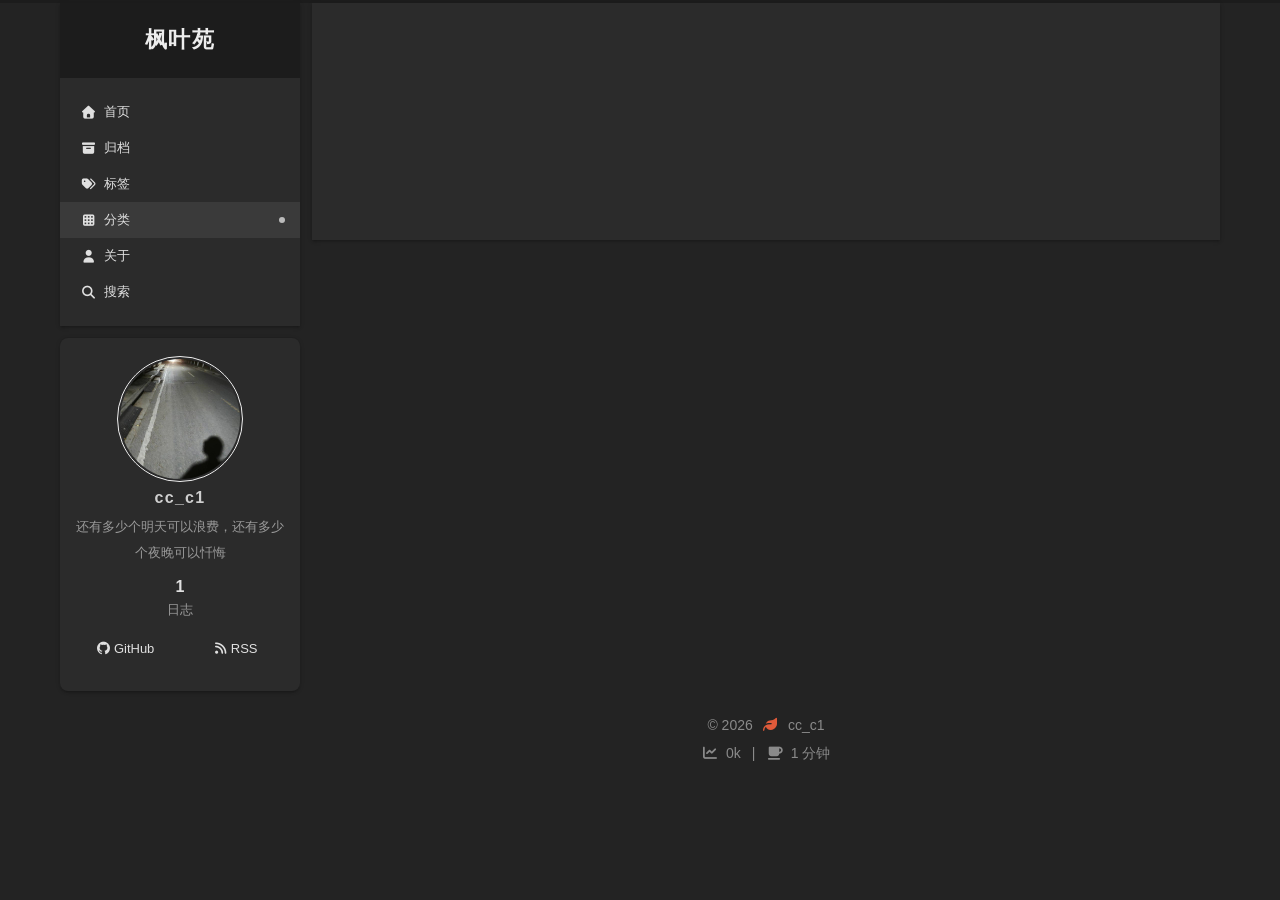
<file: categories/index.html>
<!DOCTYPE html>
<html lang="zh-CN">
<head>
  <meta charset="UTF-8">
<meta name="viewport" content="width=device-width">
<meta name="theme-color" content="#222" media="(prefers-color-scheme: light)">
<meta name="theme-color" content="#222" media="(prefers-color-scheme: dark)"><meta name="generator" content="Hexo 8.1.2">

  <link rel="apple-touch-icon" sizes="180x180" href="/images/apple-touch-icon-next.png">
  <link rel="icon" type="image/png" sizes="32x32" href="/images/favicon-32x32-next.png">
  <link rel="icon" type="image/png" sizes="16x16" href="/images/favicon-16x16-next.png">
  <link rel="mask-icon" href="/images/logo.svg" color="#222">

<link rel="stylesheet" href="/css/main.css">



<link rel="stylesheet" href="/lib/@fortawesome/fontawesome-free/css/all.min.css">
  <link rel="stylesheet" href="/lib/animate.css/animate.min.css">
  <link rel="stylesheet" href="/lib/pace-js/themes/orange/pace-theme-minimal.css">
  <script src="/lib/pace-js/pace.min.js" defer></script>

<script class="next-config" data-name="main" type="application/json">{"hostname":"cen1n.cn","root":"/","images":"/images","scheme":"Gemini","darkmode":true,"version":"8.29.0","exturl":false,"sidebar":{"position":"left","width_expanded":300,"width_dual_column":240,"display":"always","padding":18,"offset":12},"hljswrap":true,"codeblock":{"theme":{"light":"atom-one-light","dark":"atom-one-dark"},"prism":{"light":"prism","dark":"prism-dark"},"copy_button":{"enable":true,"style":"flat"},"fold":{"enable":false,"height":500},"language":false},"bookmark":{"enable":false,"color":"#222","save":"auto"},"mediumzoom":false,"pangu":false,"comments":{"style":"tabs","active":null,"storage":true,"lazyload":false,"nav":null},"stickytabs":false,"motion":{"enable":true,"async":false,"duration":200,"transition":{"menu_item":"fadeInDown","post_block":"fadeIn","post_header":"fadeInDown","post_body":"fadeInDown","coll_header":"fadeInLeft","sidebar":"fadeInUp"}},"i18n":{"placeholder":"搜索...","empty":"没有找到任何搜索结果：${query}","hits_time":"找到 ${hits} 个搜索结果（用时 ${time} 毫秒）","hits":"找到 ${hits} 个搜索结果"},"path":"/search.xml","localsearch":{"enable":true,"top_n_per_article":1,"unescape":false,"preload":false,"trigger":"auto"}}</script><script src="/js/config.js" defer></script>

    <meta name="description" content="还有多少个明天可以浪费，还有多少个夜晚可以忏悔">
<meta property="og:type" content="website">
<meta property="og:title" content="分类">
<meta property="og:url" content="https://cen1n.cn/categories/index.html">
<meta property="og:site_name" content="枫叶苑">
<meta property="og:description" content="还有多少个明天可以浪费，还有多少个夜晚可以忏悔">
<meta property="og:locale" content="zh_CN">
<meta property="article:published_time" content="2026-10-17T16:00:00.000Z">
<meta property="article:modified_time" content="2026-10-17T17:47:49.449Z">
<meta property="article:author" content="cc_c1">
<meta name="twitter:card" content="summary">


<link rel="canonical" href="https://cen1n.cn/categories/">


<script class="next-config" data-name="page" type="application/json">{"sidebar":"","isHome":false,"isPost":false,"lang":"zh-CN","comments":"","permalink":"https://cen1n.cn/categories/index.html","path":"categories/index.html","title":"分类"}</script>

<script class="next-config" data-name="calendar" type="application/json">""</script>
<title>分类 | 枫叶苑
</title>
  








  
<script src="/js/utils.js" defer></script><script src="/js/motion.js" defer></script><script src="/js/sidebar.js" defer></script><script src="/js/next-boot.js" defer></script>

  <script src="/lib/hexo-generator-searchdb/dist/search.js" defer></script>
<script src="/js/third-party/search/local-search.js" defer></script>





  <script src="/js/third-party/pace.js" defer></script>


  
  <script async src="https://busuanzi.ibruce.info/busuanzi/2.3/busuanzi.pure.mini.js"></script>




<meta name="robots" content="noindex, nofollow, noarchive, nosnippet, noimageindex">
<meta name="googlebot" content="noindex, nofollow, noarchive, nosnippet, noimageindex">
<meta name="baiduspider" content="noindex, nofollow, noarchive">

  <noscript>
    <link rel="stylesheet" href="/css/noscript.css">
  </noscript>
<link rel="alternate" href="/atom.xml" title="枫叶苑" type="application/atom+xml">
</head>

<body itemscope itemtype="http://schema.org/WebPage" class="use-motion">
  <div class="headband"></div>

  <main class="main">
    <div class="column">
      <header class="header" itemscope itemtype="http://schema.org/WPHeader"><div class="site-brand-container">
  <div class="site-nav-toggle">
    <div class="toggle" aria-label="切换导航栏" role="button">
        <span class="toggle-line"></span>
        <span class="toggle-line"></span>
        <span class="toggle-line"></span>
    </div>
  </div>

  <div class="site-meta">

    <a href="/" class="brand" rel="start">
      <i class="logo-line"></i>
      <p class="site-title">枫叶苑</p>
      <i class="logo-line"></i>
    </a>
  </div>

  <div class="site-nav-right">
    <div class="toggle popup-trigger" aria-label="搜索" role="button">
        <i class="fa fa-search fa-fw fa-lg"></i>
    </div>
  </div>
</div>



<nav class="site-nav">
  <ul class="main-menu menu"><li class="menu-item menu-item-home"><a href="/" rel="section"><i class="fa fa-home fa-fw"></i>首页</a></li><li class="menu-item menu-item-archives"><a href="/archives/" rel="section"><i class="fa fa-archive fa-fw"></i>归档</a></li><li class="menu-item menu-item-tags"><a href="/tags/" rel="section"><i class="fa fa-tags fa-fw"></i>标签</a></li><li class="menu-item menu-item-categories"><a href="/categories/" rel="section"><i class="fa fa-th fa-fw"></i>分类</a></li><li class="menu-item menu-item-about"><a href="/about/" rel="section"><i class="fa fa-user fa-fw"></i>关于</a></li>
      <li class="menu-item menu-item-search">
        <a role="button" class="popup-trigger"><i class="fa fa-search fa-fw"></i>搜索
        </a>
      </li>
  </ul>
</nav>



  <div class="search-pop-overlay">
    <div class="popup search-popup">
      <div class="search-header">
        <span class="search-icon">
          <i class="fa fa-search"></i>
        </span>
        <div class="search-input-container">
          <input autocomplete="off" autocapitalize="off" maxlength="80"
                placeholder="搜索..." spellcheck="false"
                type="search" class="search-input">
        </div>
        <span class="popup-btn-close" role="button">
          <i class="fa fa-times-circle"></i>
        </span>
      </div>
      <div class="search-result-container">
        <div class="search-result-icon">
          <i class="fa fa-spinner fa-pulse fa-5x"></i>
        </div>
      </div>
    </div>
  </div>

</header>
        
  
  <aside class="sidebar">

    <div class="sidebar-inner sidebar-overview-active">
      <ul class="sidebar-nav">
        <li class="sidebar-nav-toc">
          文章目录
        </li>
        <li class="sidebar-nav-overview">
          站点概览
        </li>
      </ul>

      <div class="sidebar-panel-container">
        <!--noindex-->
        <div class="post-toc-wrap sidebar-panel">
        </div>
        <!--/noindex-->

        <div class="site-overview-wrap sidebar-panel">
          <div class="site-author animated" itemprop="author" itemscope itemtype="http://schema.org/Person">
    <img class="site-author-image" itemprop="image" alt="cc_c1"
      src="/images/avatar.jpg">
  <p class="site-author-name" itemprop="name">cc_c1</p>
  <div class="site-description" itemprop="description">还有多少个明天可以浪费，还有多少个夜晚可以忏悔</div>
</div>
<div class="site-state-wrap animated">
  <nav class="site-state">
      <div class="site-state-item site-state-posts">
        <a href="/archives/">
          <span class="site-state-item-count">1</span>
          <span class="site-state-item-name">日志</span>
        </a>
      </div>
  </nav>
</div>
  <div class="links-of-author animated">
      <span class="links-of-author-item">
        <a href="https://github.com/cccll1" title="GitHub → https:&#x2F;&#x2F;github.com&#x2F;cccll1" rel="noopener me" target="_blank"><i class="fab fa-github fa-fw"></i>GitHub</a>
      </span>
      <span class="links-of-author-item">
        <a href="/atom.xml" title="RSS → &#x2F;atom.xml" rel="noopener me"><i class="fa fa-rss fa-fw"></i>RSS</a>
      </span>
  </div>

        </div>
      </div>
    </div>

    
  </aside>


    </div>

    <div class="main-inner page posts-expand">


    
    
    
    <div class="post-block" lang="zh-CN"><header class="post-header">

<h1 class="post-title" itemprop="name headline">分类
</h1>

<div class="post-meta-container">
</div>

</header>

      
      
      
      <div class="post-body"><div class="category-all-page">
  <div class="category-all-title">
    暂无分类
  </div>
  <div class="category-all">
    
  </div>
</div>

      </div>
      
      
      
    </div>

    
    


</div>
  </main>

  <footer class="footer">
    <div class="footer-inner">

  <div class="copyright">
    &copy; 
    <span itemprop="copyrightYear">2026</span>
    <span class="with-love">
      <i class="fa fa-leaf"></i>
    </span>
    <span class="author" itemprop="copyrightHolder">cc_c1</span>
  </div>
<div class="wordcount">
  <span class="post-meta-item">
    <span class="post-meta-item-icon">
      <i class="fa fa-chart-line"></i>
    </span>
    <span title="站点总字数">0k</span>
  </span>
  <span class="post-meta-item">
    <span class="post-meta-item-icon">
      <i class="fa fa-coffee"></i>
    </span>
    <span title="站点阅读时长">1 分钟</span>
  </span>
</div>
<div class="busuanzi-count">
    <span class="post-meta-item" id="busuanzi_container_site_uv">
      <span class="post-meta-item-icon">
        <i class="fa fa-user"></i>
      </span>
      <span class="site-uv" title="总访客量">
        <span id="busuanzi_value_site_uv"></span>
      </span>
    </span>
    <span class="post-meta-item" id="busuanzi_container_site_pv">
      <span class="post-meta-item-icon">
        <i class="fa fa-eye"></i>
      </span>
      <span class="site-pv" title="总访问量">
        <span id="busuanzi_value_site_pv"></span>
      </span>
    </span>
</div>

    </div>
  </footer>

  
  <div class="toggle sidebar-toggle" role="button">
    <span class="toggle-line"></span>
    <span class="toggle-line"></span>
    <span class="toggle-line"></span>
  </div>
  <div class="sidebar-dimmer"></div>
  <div class="back-to-top" role="button" aria-label="返回顶部">
    <i class="fa fa-arrow-up fa-lg"></i>
    <span>0%</span>
  </div>
  <div class="reading-progress-bar"></div>

<noscript>
  <div class="noscript-warning">Theme NexT works best with JavaScript enabled</div>
</noscript>

</body>
</html>
</file>
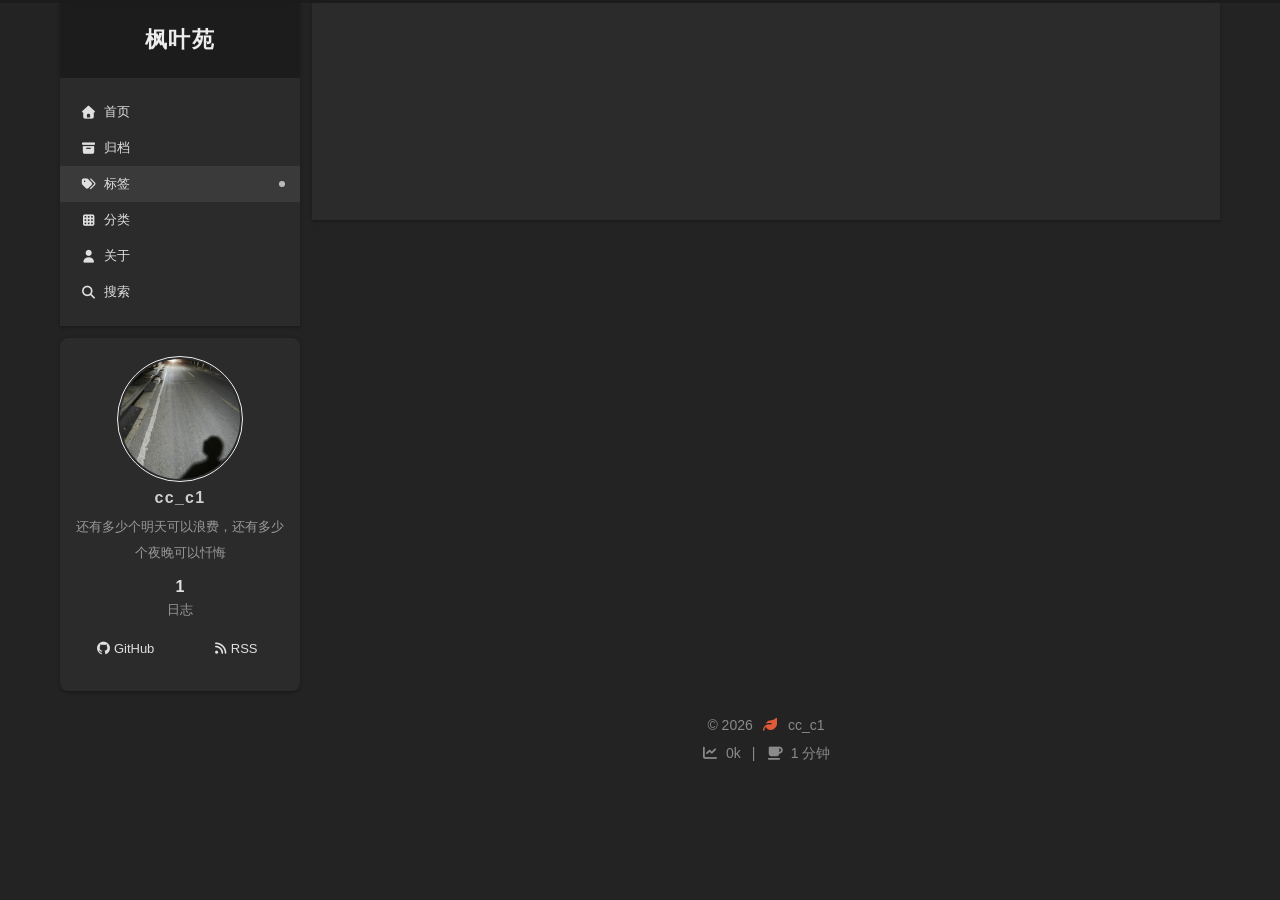
<file: tags/index.html>
<!DOCTYPE html>
<html lang="zh-CN">
<head>
  <meta charset="UTF-8">
<meta name="viewport" content="width=device-width">
<meta name="theme-color" content="#222" media="(prefers-color-scheme: light)">
<meta name="theme-color" content="#222" media="(prefers-color-scheme: dark)"><meta name="generator" content="Hexo 8.1.2">

  <link rel="apple-touch-icon" sizes="180x180" href="/images/apple-touch-icon-next.png">
  <link rel="icon" type="image/png" sizes="32x32" href="/images/favicon-32x32-next.png">
  <link rel="icon" type="image/png" sizes="16x16" href="/images/favicon-16x16-next.png">
  <link rel="mask-icon" href="/images/logo.svg" color="#222">

<link rel="stylesheet" href="/css/main.css">



<link rel="stylesheet" href="/lib/@fortawesome/fontawesome-free/css/all.min.css">
  <link rel="stylesheet" href="/lib/animate.css/animate.min.css">
  <link rel="stylesheet" href="/lib/pace-js/themes/orange/pace-theme-minimal.css">
  <script src="/lib/pace-js/pace.min.js" defer></script>

<script class="next-config" data-name="main" type="application/json">{"hostname":"cen1n.cn","root":"/","images":"/images","scheme":"Gemini","darkmode":true,"version":"8.29.0","exturl":false,"sidebar":{"position":"left","width_expanded":300,"width_dual_column":240,"display":"always","padding":18,"offset":12},"hljswrap":true,"codeblock":{"theme":{"light":"atom-one-light","dark":"atom-one-dark"},"prism":{"light":"prism","dark":"prism-dark"},"copy_button":{"enable":true,"style":"flat"},"fold":{"enable":false,"height":500},"language":false},"bookmark":{"enable":false,"color":"#222","save":"auto"},"mediumzoom":false,"pangu":false,"comments":{"style":"tabs","active":null,"storage":true,"lazyload":false,"nav":null},"stickytabs":false,"motion":{"enable":true,"async":false,"duration":200,"transition":{"menu_item":"fadeInDown","post_block":"fadeIn","post_header":"fadeInDown","post_body":"fadeInDown","coll_header":"fadeInLeft","sidebar":"fadeInUp"}},"i18n":{"placeholder":"搜索...","empty":"没有找到任何搜索结果：${query}","hits_time":"找到 ${hits} 个搜索结果（用时 ${time} 毫秒）","hits":"找到 ${hits} 个搜索结果"},"path":"/search.xml","localsearch":{"enable":true,"top_n_per_article":1,"unescape":false,"preload":false,"trigger":"auto"}}</script><script src="/js/config.js" defer></script>

    <meta name="description" content="还有多少个明天可以浪费，还有多少个夜晚可以忏悔">
<meta property="og:type" content="website">
<meta property="og:title" content="标签">
<meta property="og:url" content="https://cen1n.cn/tags/index.html">
<meta property="og:site_name" content="枫叶苑">
<meta property="og:description" content="还有多少个明天可以浪费，还有多少个夜晚可以忏悔">
<meta property="og:locale" content="zh_CN">
<meta property="article:published_time" content="2026-10-17T16:00:00.000Z">
<meta property="article:modified_time" content="2026-10-17T17:47:45.559Z">
<meta property="article:author" content="cc_c1">
<meta name="twitter:card" content="summary">


<link rel="canonical" href="https://cen1n.cn/tags/">


<script class="next-config" data-name="page" type="application/json">{"sidebar":"","isHome":false,"isPost":false,"lang":"zh-CN","comments":"","permalink":"https://cen1n.cn/tags/index.html","path":"tags/index.html","title":"标签"}</script>

<script class="next-config" data-name="calendar" type="application/json">""</script>
<title>标签 | 枫叶苑
</title>
  








  
<script src="/js/utils.js" defer></script><script src="/js/motion.js" defer></script><script src="/js/sidebar.js" defer></script><script src="/js/next-boot.js" defer></script>

  <script src="/lib/hexo-generator-searchdb/dist/search.js" defer></script>
<script src="/js/third-party/search/local-search.js" defer></script>





  <script src="/js/third-party/pace.js" defer></script>


  
  <script async src="https://busuanzi.ibruce.info/busuanzi/2.3/busuanzi.pure.mini.js"></script>




<meta name="robots" content="noindex, nofollow, noarchive, nosnippet, noimageindex">
<meta name="googlebot" content="noindex, nofollow, noarchive, nosnippet, noimageindex">
<meta name="baiduspider" content="noindex, nofollow, noarchive">

  <noscript>
    <link rel="stylesheet" href="/css/noscript.css">
  </noscript>
<link rel="alternate" href="/atom.xml" title="枫叶苑" type="application/atom+xml">
</head>

<body itemscope itemtype="http://schema.org/WebPage" class="use-motion">
  <div class="headband"></div>

  <main class="main">
    <div class="column">
      <header class="header" itemscope itemtype="http://schema.org/WPHeader"><div class="site-brand-container">
  <div class="site-nav-toggle">
    <div class="toggle" aria-label="切换导航栏" role="button">
        <span class="toggle-line"></span>
        <span class="toggle-line"></span>
        <span class="toggle-line"></span>
    </div>
  </div>

  <div class="site-meta">

    <a href="/" class="brand" rel="start">
      <i class="logo-line"></i>
      <p class="site-title">枫叶苑</p>
      <i class="logo-line"></i>
    </a>
  </div>

  <div class="site-nav-right">
    <div class="toggle popup-trigger" aria-label="搜索" role="button">
        <i class="fa fa-search fa-fw fa-lg"></i>
    </div>
  </div>
</div>



<nav class="site-nav">
  <ul class="main-menu menu"><li class="menu-item menu-item-home"><a href="/" rel="section"><i class="fa fa-home fa-fw"></i>首页</a></li><li class="menu-item menu-item-archives"><a href="/archives/" rel="section"><i class="fa fa-archive fa-fw"></i>归档</a></li><li class="menu-item menu-item-tags"><a href="/tags/" rel="section"><i class="fa fa-tags fa-fw"></i>标签</a></li><li class="menu-item menu-item-categories"><a href="/categories/" rel="section"><i class="fa fa-th fa-fw"></i>分类</a></li><li class="menu-item menu-item-about"><a href="/about/" rel="section"><i class="fa fa-user fa-fw"></i>关于</a></li>
      <li class="menu-item menu-item-search">
        <a role="button" class="popup-trigger"><i class="fa fa-search fa-fw"></i>搜索
        </a>
      </li>
  </ul>
</nav>



  <div class="search-pop-overlay">
    <div class="popup search-popup">
      <div class="search-header">
        <span class="search-icon">
          <i class="fa fa-search"></i>
        </span>
        <div class="search-input-container">
          <input autocomplete="off" autocapitalize="off" maxlength="80"
                placeholder="搜索..." spellcheck="false"
                type="search" class="search-input">
        </div>
        <span class="popup-btn-close" role="button">
          <i class="fa fa-times-circle"></i>
        </span>
      </div>
      <div class="search-result-container">
        <div class="search-result-icon">
          <i class="fa fa-spinner fa-pulse fa-5x"></i>
        </div>
      </div>
    </div>
  </div>

</header>
        
  
  <aside class="sidebar">

    <div class="sidebar-inner sidebar-overview-active">
      <ul class="sidebar-nav">
        <li class="sidebar-nav-toc">
          文章目录
        </li>
        <li class="sidebar-nav-overview">
          站点概览
        </li>
      </ul>

      <div class="sidebar-panel-container">
        <!--noindex-->
        <div class="post-toc-wrap sidebar-panel">
        </div>
        <!--/noindex-->

        <div class="site-overview-wrap sidebar-panel">
          <div class="site-author animated" itemprop="author" itemscope itemtype="http://schema.org/Person">
    <img class="site-author-image" itemprop="image" alt="cc_c1"
      src="/images/avatar.jpg">
  <p class="site-author-name" itemprop="name">cc_c1</p>
  <div class="site-description" itemprop="description">还有多少个明天可以浪费，还有多少个夜晚可以忏悔</div>
</div>
<div class="site-state-wrap animated">
  <nav class="site-state">
      <div class="site-state-item site-state-posts">
        <a href="/archives/">
          <span class="site-state-item-count">1</span>
          <span class="site-state-item-name">日志</span>
        </a>
      </div>
  </nav>
</div>
  <div class="links-of-author animated">
      <span class="links-of-author-item">
        <a href="https://github.com/cccll1" title="GitHub → https:&#x2F;&#x2F;github.com&#x2F;cccll1" rel="noopener me" target="_blank"><i class="fab fa-github fa-fw"></i>GitHub</a>
      </span>
      <span class="links-of-author-item">
        <a href="/atom.xml" title="RSS → &#x2F;atom.xml" rel="noopener me"><i class="fa fa-rss fa-fw"></i>RSS</a>
      </span>
  </div>

        </div>
      </div>
    </div>

    
  </aside>


    </div>

    <div class="main-inner page posts-expand">


    
    
    
    <div class="post-block" lang="zh-CN"><header class="post-header">

<h1 class="post-title" itemprop="name headline">标签
</h1>

<div class="post-meta-container">
</div>

</header>

      
      
      
      <div class="post-body"><div class="tag-cloud">
  <div class="tag-cloud-title">
    暂无标签
  </div>
  <div class="tag-cloud-tags">
    
  </div>
</div>

      </div>
      
      
      
    </div>

    
    


</div>
  </main>

  <footer class="footer">
    <div class="footer-inner">

  <div class="copyright">
    &copy; 
    <span itemprop="copyrightYear">2026</span>
    <span class="with-love">
      <i class="fa fa-leaf"></i>
    </span>
    <span class="author" itemprop="copyrightHolder">cc_c1</span>
  </div>
<div class="wordcount">
  <span class="post-meta-item">
    <span class="post-meta-item-icon">
      <i class="fa fa-chart-line"></i>
    </span>
    <span title="站点总字数">0k</span>
  </span>
  <span class="post-meta-item">
    <span class="post-meta-item-icon">
      <i class="fa fa-coffee"></i>
    </span>
    <span title="站点阅读时长">1 分钟</span>
  </span>
</div>
<div class="busuanzi-count">
    <span class="post-meta-item" id="busuanzi_container_site_uv">
      <span class="post-meta-item-icon">
        <i class="fa fa-user"></i>
      </span>
      <span class="site-uv" title="总访客量">
        <span id="busuanzi_value_site_uv"></span>
      </span>
    </span>
    <span class="post-meta-item" id="busuanzi_container_site_pv">
      <span class="post-meta-item-icon">
        <i class="fa fa-eye"></i>
      </span>
      <span class="site-pv" title="总访问量">
        <span id="busuanzi_value_site_pv"></span>
      </span>
    </span>
</div>

    </div>
  </footer>

  
  <div class="toggle sidebar-toggle" role="button">
    <span class="toggle-line"></span>
    <span class="toggle-line"></span>
    <span class="toggle-line"></span>
  </div>
  <div class="sidebar-dimmer"></div>
  <div class="back-to-top" role="button" aria-label="返回顶部">
    <i class="fa fa-arrow-up fa-lg"></i>
    <span>0%</span>
  </div>
  <div class="reading-progress-bar"></div>

<noscript>
  <div class="noscript-warning">Theme NexT works best with JavaScript enabled</div>
</noscript>

</body>
</html>
</file>
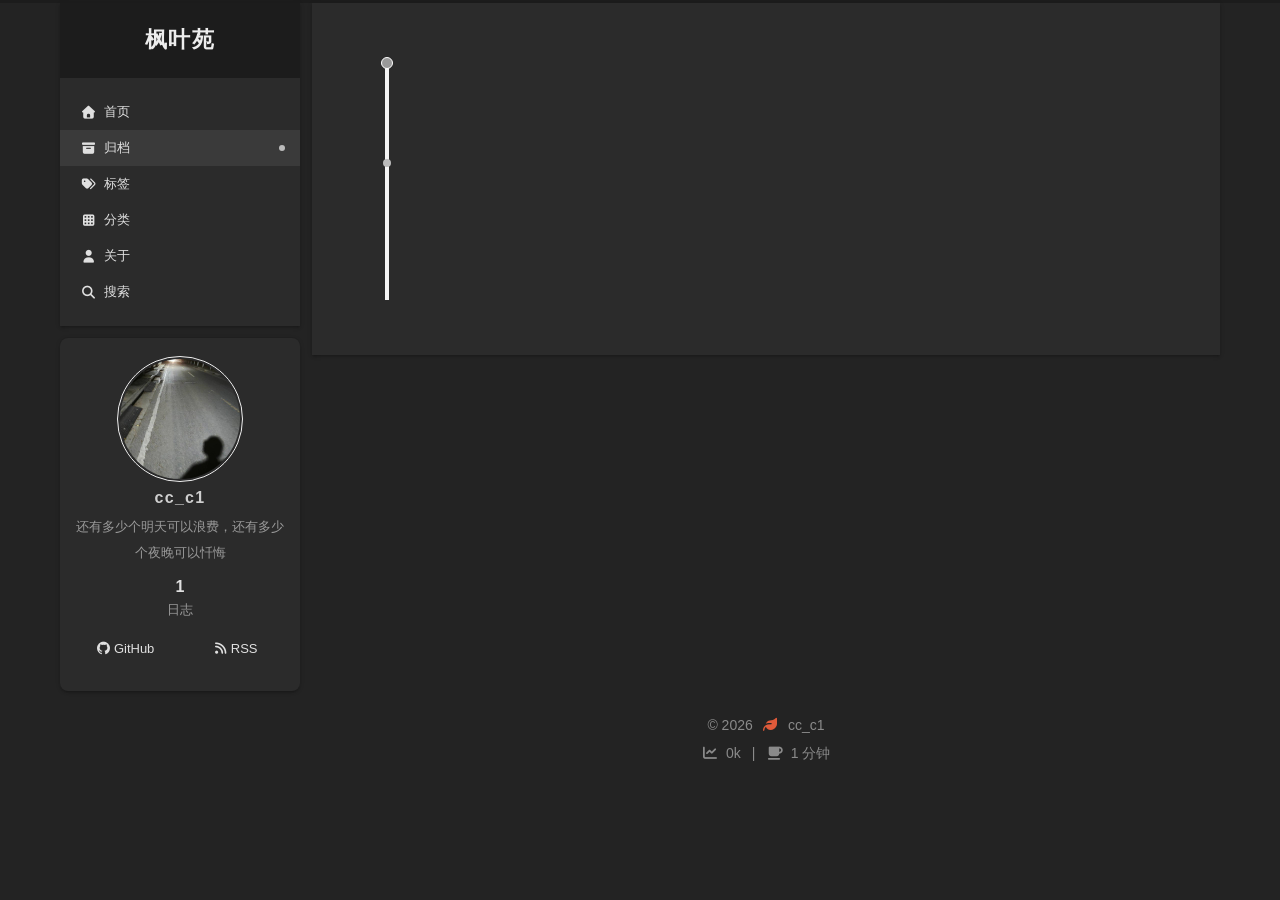
<file: archives/2026/index.html>
<!DOCTYPE html>
<html lang="zh-CN">
<head>
  <meta charset="UTF-8">
<meta name="viewport" content="width=device-width">
<meta name="theme-color" content="#222" media="(prefers-color-scheme: light)">
<meta name="theme-color" content="#222" media="(prefers-color-scheme: dark)"><meta name="generator" content="Hexo 8.1.2">

  <link rel="apple-touch-icon" sizes="180x180" href="/images/apple-touch-icon-next.png">
  <link rel="icon" type="image/png" sizes="32x32" href="/images/favicon-32x32-next.png">
  <link rel="icon" type="image/png" sizes="16x16" href="/images/favicon-16x16-next.png">
  <link rel="mask-icon" href="/images/logo.svg" color="#222">

<link rel="stylesheet" href="/css/main.css">



<link rel="stylesheet" href="/lib/@fortawesome/fontawesome-free/css/all.min.css">
  <link rel="stylesheet" href="/lib/animate.css/animate.min.css">
  <link rel="stylesheet" href="/lib/pace-js/themes/orange/pace-theme-minimal.css">
  <script src="/lib/pace-js/pace.min.js" defer></script>

<script class="next-config" data-name="main" type="application/json">{"hostname":"cen1n.cn","root":"/","images":"/images","scheme":"Gemini","darkmode":true,"version":"8.29.0","exturl":false,"sidebar":{"position":"left","width_expanded":300,"width_dual_column":240,"display":"always","padding":18,"offset":12},"hljswrap":true,"codeblock":{"theme":{"light":"atom-one-light","dark":"atom-one-dark"},"prism":{"light":"prism","dark":"prism-dark"},"copy_button":{"enable":true,"style":"flat"},"fold":{"enable":false,"height":500},"language":false},"bookmark":{"enable":false,"color":"#222","save":"auto"},"mediumzoom":false,"pangu":false,"comments":{"style":"tabs","active":null,"storage":true,"lazyload":false,"nav":null},"stickytabs":false,"motion":{"enable":true,"async":false,"duration":200,"transition":{"menu_item":"fadeInDown","post_block":"fadeIn","post_header":"fadeInDown","post_body":"fadeInDown","coll_header":"fadeInLeft","sidebar":"fadeInUp"}},"i18n":{"placeholder":"搜索...","empty":"没有找到任何搜索结果：${query}","hits_time":"找到 ${hits} 个搜索结果（用时 ${time} 毫秒）","hits":"找到 ${hits} 个搜索结果"},"path":"/search.xml","localsearch":{"enable":true,"top_n_per_article":1,"unescape":false,"preload":false,"trigger":"auto"}}</script><script src="/js/config.js" defer></script>

    <meta name="description" content="还有多少个明天可以浪费，还有多少个夜晚可以忏悔">
<meta property="og:type" content="website">
<meta property="og:title" content="枫叶苑">
<meta property="og:url" content="https://cen1n.cn/archives/2026/index.html">
<meta property="og:site_name" content="枫叶苑">
<meta property="og:description" content="还有多少个明天可以浪费，还有多少个夜晚可以忏悔">
<meta property="og:locale" content="zh_CN">
<meta property="article:author" content="cc_c1">
<meta name="twitter:card" content="summary">


<link rel="canonical" href="https://cen1n.cn/archives/2026/">


<script class="next-config" data-name="page" type="application/json">{"sidebar":"","isHome":false,"isPost":false,"lang":"zh-CN","comments":"","permalink":"","path":"archives/2026/index.html","title":""}</script>

<script class="next-config" data-name="calendar" type="application/json">""</script>
<title>归档 | 枫叶苑</title>
  








  
<script src="/js/utils.js" defer></script><script src="/js/motion.js" defer></script><script src="/js/sidebar.js" defer></script><script src="/js/next-boot.js" defer></script>

  <script src="/lib/hexo-generator-searchdb/dist/search.js" defer></script>
<script src="/js/third-party/search/local-search.js" defer></script>





  <script src="/js/third-party/pace.js" defer></script>


  
  <script async src="https://busuanzi.ibruce.info/busuanzi/2.3/busuanzi.pure.mini.js"></script>




<meta name="robots" content="noindex, nofollow, noarchive, nosnippet, noimageindex">
<meta name="googlebot" content="noindex, nofollow, noarchive, nosnippet, noimageindex">
<meta name="baiduspider" content="noindex, nofollow, noarchive">

  <noscript>
    <link rel="stylesheet" href="/css/noscript.css">
  </noscript>
<link rel="alternate" href="/atom.xml" title="枫叶苑" type="application/atom+xml">
</head>

<body itemscope itemtype="http://schema.org/WebPage" class="use-motion">
  <div class="headband"></div>

  <main class="main">
    <div class="column">
      <header class="header" itemscope itemtype="http://schema.org/WPHeader"><div class="site-brand-container">
  <div class="site-nav-toggle">
    <div class="toggle" aria-label="切换导航栏" role="button">
        <span class="toggle-line"></span>
        <span class="toggle-line"></span>
        <span class="toggle-line"></span>
    </div>
  </div>

  <div class="site-meta">

    <a href="/" class="brand" rel="start">
      <i class="logo-line"></i>
      <h1 class="site-title">枫叶苑</h1>
      <i class="logo-line"></i>
    </a>
  </div>

  <div class="site-nav-right">
    <div class="toggle popup-trigger" aria-label="搜索" role="button">
        <i class="fa fa-search fa-fw fa-lg"></i>
    </div>
  </div>
</div>



<nav class="site-nav">
  <ul class="main-menu menu"><li class="menu-item menu-item-home"><a href="/" rel="section"><i class="fa fa-home fa-fw"></i>首页</a></li><li class="menu-item menu-item-archives"><a href="/archives/" rel="section"><i class="fa fa-archive fa-fw"></i>归档</a></li><li class="menu-item menu-item-tags"><a href="/tags/" rel="section"><i class="fa fa-tags fa-fw"></i>标签</a></li><li class="menu-item menu-item-categories"><a href="/categories/" rel="section"><i class="fa fa-th fa-fw"></i>分类</a></li><li class="menu-item menu-item-about"><a href="/about/" rel="section"><i class="fa fa-user fa-fw"></i>关于</a></li>
      <li class="menu-item menu-item-search">
        <a role="button" class="popup-trigger"><i class="fa fa-search fa-fw"></i>搜索
        </a>
      </li>
  </ul>
</nav>



  <div class="search-pop-overlay">
    <div class="popup search-popup">
      <div class="search-header">
        <span class="search-icon">
          <i class="fa fa-search"></i>
        </span>
        <div class="search-input-container">
          <input autocomplete="off" autocapitalize="off" maxlength="80"
                placeholder="搜索..." spellcheck="false"
                type="search" class="search-input">
        </div>
        <span class="popup-btn-close" role="button">
          <i class="fa fa-times-circle"></i>
        </span>
      </div>
      <div class="search-result-container">
        <div class="search-result-icon">
          <i class="fa fa-spinner fa-pulse fa-5x"></i>
        </div>
      </div>
    </div>
  </div>

</header>
        
  
  <aside class="sidebar">

    <div class="sidebar-inner sidebar-overview-active">
      <ul class="sidebar-nav">
        <li class="sidebar-nav-toc">
          文章目录
        </li>
        <li class="sidebar-nav-overview">
          站点概览
        </li>
      </ul>

      <div class="sidebar-panel-container">
        <!--noindex-->
        <div class="post-toc-wrap sidebar-panel">
        </div>
        <!--/noindex-->

        <div class="site-overview-wrap sidebar-panel">
          <div class="site-author animated" itemprop="author" itemscope itemtype="http://schema.org/Person">
    <img class="site-author-image" itemprop="image" alt="cc_c1"
      src="/images/avatar.jpg">
  <p class="site-author-name" itemprop="name">cc_c1</p>
  <div class="site-description" itemprop="description">还有多少个明天可以浪费，还有多少个夜晚可以忏悔</div>
</div>
<div class="site-state-wrap animated">
  <nav class="site-state">
      <div class="site-state-item site-state-posts">
        <a href="/archives/">
          <span class="site-state-item-count">1</span>
          <span class="site-state-item-name">日志</span>
        </a>
      </div>
  </nav>
</div>
  <div class="links-of-author animated">
      <span class="links-of-author-item">
        <a href="https://github.com/cccll1" title="GitHub → https:&#x2F;&#x2F;github.com&#x2F;cccll1" rel="noopener me" target="_blank"><i class="fab fa-github fa-fw"></i>GitHub</a>
      </span>
      <span class="links-of-author-item">
        <a href="/atom.xml" title="RSS → &#x2F;atom.xml" rel="noopener me"><i class="fa fa-rss fa-fw"></i>RSS</a>
      </span>
  </div>

        </div>
      </div>
    </div>

    
  </aside>


    </div>

    <div class="main-inner archive posts-collapse">


  
  
  
  <div class="post-block">
    <div class="post-content">
      <div class="collection-title">
        <span class="collection-header">嗯..! 目前共计 1 篇日志。 继续努力。</span>
      </div>

      
    <div class="collection-year">
      <span class="collection-header">2026<span class="collection-year-count">1</span></span>
    </div>

  <article itemscope itemtype="http://schema.org/Article">
    <header class="post-header">
      <div class="post-meta-container">
        <time itemprop="dateCreated"
              datetime="2026-10-18T00:42:48+08:00"
              content="2026-10-18">
          10-18
        </time>
      </div>

      <div class="post-title">
          <a class="post-title-link" href="/2026/10/18/hello-world/" itemprop="url">
            <span itemprop="name">Hello World</span>
          </a>
      </div>

      
    </header>
  </article>


    </div>
  </div>
  
  
  

</div>
  </main>

  <footer class="footer">
    <div class="footer-inner">

  <div class="copyright">
    &copy; 
    <span itemprop="copyrightYear">2026</span>
    <span class="with-love">
      <i class="fa fa-leaf"></i>
    </span>
    <span class="author" itemprop="copyrightHolder">cc_c1</span>
  </div>
<div class="wordcount">
  <span class="post-meta-item">
    <span class="post-meta-item-icon">
      <i class="fa fa-chart-line"></i>
    </span>
    <span title="站点总字数">0k</span>
  </span>
  <span class="post-meta-item">
    <span class="post-meta-item-icon">
      <i class="fa fa-coffee"></i>
    </span>
    <span title="站点阅读时长">1 分钟</span>
  </span>
</div>
<div class="busuanzi-count">
    <span class="post-meta-item" id="busuanzi_container_site_uv">
      <span class="post-meta-item-icon">
        <i class="fa fa-user"></i>
      </span>
      <span class="site-uv" title="总访客量">
        <span id="busuanzi_value_site_uv"></span>
      </span>
    </span>
    <span class="post-meta-item" id="busuanzi_container_site_pv">
      <span class="post-meta-item-icon">
        <i class="fa fa-eye"></i>
      </span>
      <span class="site-pv" title="总访问量">
        <span id="busuanzi_value_site_pv"></span>
      </span>
    </span>
</div>

    </div>
  </footer>

  
  <div class="toggle sidebar-toggle" role="button">
    <span class="toggle-line"></span>
    <span class="toggle-line"></span>
    <span class="toggle-line"></span>
  </div>
  <div class="sidebar-dimmer"></div>
  <div class="back-to-top" role="button" aria-label="返回顶部">
    <i class="fa fa-arrow-up fa-lg"></i>
    <span>0%</span>
  </div>
  <div class="reading-progress-bar"></div>

<noscript>
  <div class="noscript-warning">Theme NexT works best with JavaScript enabled</div>
</noscript>

</body>
</html>
</file>
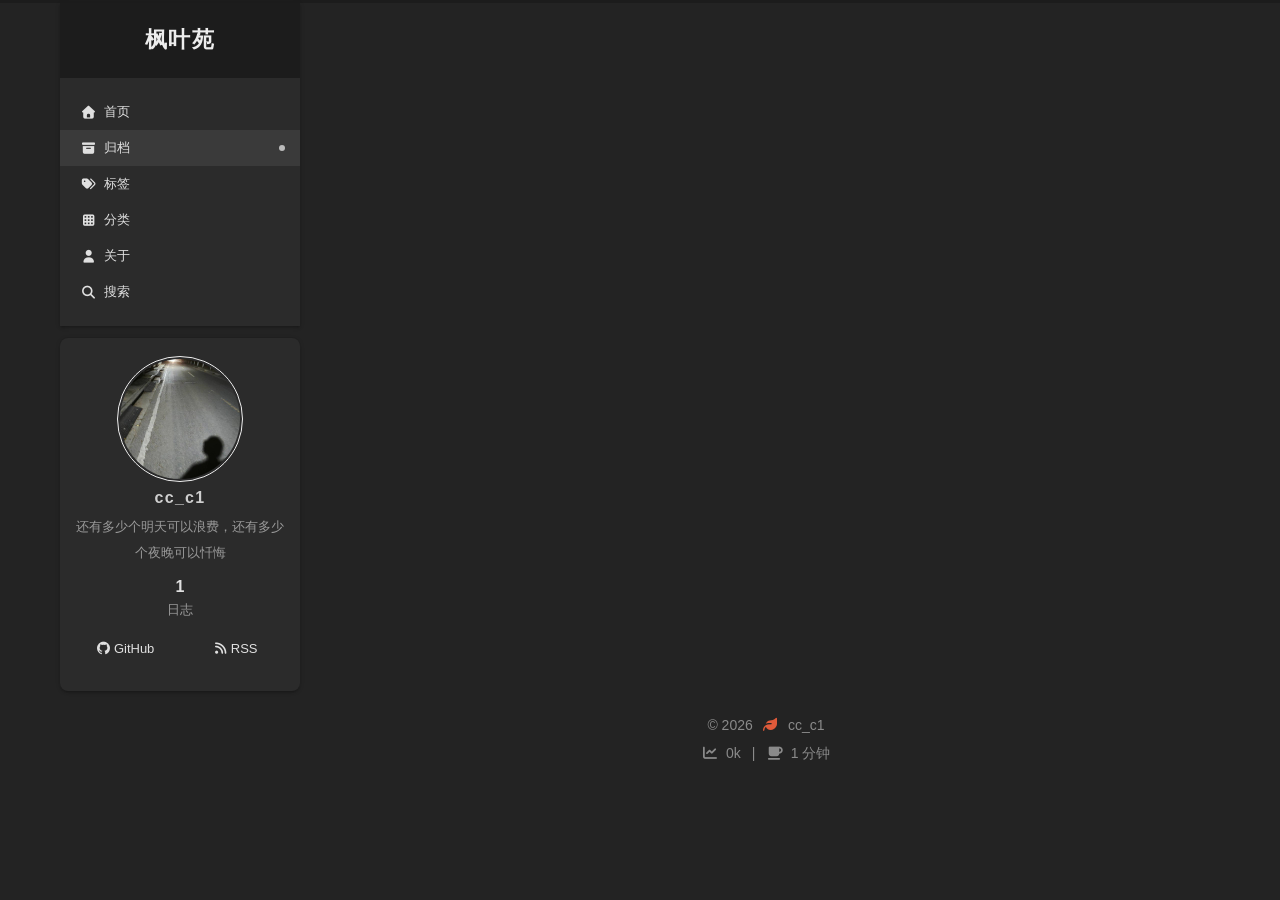
<file: archives/2026/10/index.html>
<!DOCTYPE html>
<html lang="zh-CN">
<head>
  <meta charset="UTF-8">
<meta name="viewport" content="width=device-width">
<meta name="theme-color" content="#222" media="(prefers-color-scheme: light)">
<meta name="theme-color" content="#222" media="(prefers-color-scheme: dark)"><meta name="generator" content="Hexo 8.1.2">

  <link rel="apple-touch-icon" sizes="180x180" href="/images/apple-touch-icon-next.png">
  <link rel="icon" type="image/png" sizes="32x32" href="/images/favicon-32x32-next.png">
  <link rel="icon" type="image/png" sizes="16x16" href="/images/favicon-16x16-next.png">
  <link rel="mask-icon" href="/images/logo.svg" color="#222">

<link rel="stylesheet" href="/css/main.css">



<link rel="stylesheet" href="/lib/@fortawesome/fontawesome-free/css/all.min.css">
  <link rel="stylesheet" href="/lib/animate.css/animate.min.css">
  <link rel="stylesheet" href="/lib/pace-js/themes/orange/pace-theme-minimal.css">
  <script src="/lib/pace-js/pace.min.js" defer></script>

<script class="next-config" data-name="main" type="application/json">{"hostname":"cen1n.cn","root":"/","images":"/images","scheme":"Gemini","darkmode":true,"version":"8.29.0","exturl":false,"sidebar":{"position":"left","width_expanded":300,"width_dual_column":240,"display":"always","padding":18,"offset":12},"hljswrap":true,"codeblock":{"theme":{"light":"atom-one-light","dark":"atom-one-dark"},"prism":{"light":"prism","dark":"prism-dark"},"copy_button":{"enable":true,"style":"flat"},"fold":{"enable":false,"height":500},"language":false},"bookmark":{"enable":false,"color":"#222","save":"auto"},"mediumzoom":false,"pangu":false,"comments":{"style":"tabs","active":null,"storage":true,"lazyload":false,"nav":null},"stickytabs":false,"motion":{"enable":true,"async":false,"duration":200,"transition":{"menu_item":"fadeInDown","post_block":"fadeIn","post_header":"fadeInDown","post_body":"fadeInDown","coll_header":"fadeInLeft","sidebar":"fadeInUp"}},"i18n":{"placeholder":"搜索...","empty":"没有找到任何搜索结果：${query}","hits_time":"找到 ${hits} 个搜索结果（用时 ${time} 毫秒）","hits":"找到 ${hits} 个搜索结果"},"path":"/search.xml","localsearch":{"enable":true,"top_n_per_article":1,"unescape":false,"preload":false,"trigger":"auto"}}</script><script src="/js/config.js" defer></script>

    <meta name="description" content="还有多少个明天可以浪费，还有多少个夜晚可以忏悔">
<meta property="og:type" content="website">
<meta property="og:title" content="枫叶苑">
<meta property="og:url" content="https://cen1n.cn/archives/2026/10/index.html">
<meta property="og:site_name" content="枫叶苑">
<meta property="og:description" content="还有多少个明天可以浪费，还有多少个夜晚可以忏悔">
<meta property="og:locale" content="zh_CN">
<meta property="article:author" content="cc_c1">
<meta name="twitter:card" content="summary">


<link rel="canonical" href="https://cen1n.cn/archives/2026/10/">


<script class="next-config" data-name="page" type="application/json">{"sidebar":"","isHome":false,"isPost":false,"lang":"zh-CN","comments":"","permalink":"","path":"archives/2026/10/index.html","title":""}</script>

<script class="next-config" data-name="calendar" type="application/json">""</script>
<title>归档 | 枫叶苑</title>
  








  
<script src="/js/utils.js" defer></script><script src="/js/motion.js" defer></script><script src="/js/sidebar.js" defer></script><script src="/js/next-boot.js" defer></script>

  <script src="/lib/hexo-generator-searchdb/dist/search.js" defer></script>
<script src="/js/third-party/search/local-search.js" defer></script>





  <script src="/js/third-party/pace.js" defer></script>


  
  <script async src="https://busuanzi.ibruce.info/busuanzi/2.3/busuanzi.pure.mini.js"></script>




<meta name="robots" content="noindex, nofollow, noarchive, nosnippet, noimageindex">
<meta name="googlebot" content="noindex, nofollow, noarchive, nosnippet, noimageindex">
<meta name="baiduspider" content="noindex, nofollow, noarchive">

  <noscript>
    <link rel="stylesheet" href="/css/noscript.css">
  </noscript>
<link rel="alternate" href="/atom.xml" title="枫叶苑" type="application/atom+xml">
</head>

<body itemscope itemtype="http://schema.org/WebPage" class="use-motion">
  <div class="headband"></div>

  <main class="main">
    <div class="column">
      <header class="header" itemscope itemtype="http://schema.org/WPHeader"><div class="site-brand-container">
  <div class="site-nav-toggle">
    <div class="toggle" aria-label="切换导航栏" role="button">
        <span class="toggle-line"></span>
        <span class="toggle-line"></span>
        <span class="toggle-line"></span>
    </div>
  </div>

  <div class="site-meta">

    <a href="/" class="brand" rel="start">
      <i class="logo-line"></i>
      <h1 class="site-title">枫叶苑</h1>
      <i class="logo-line"></i>
    </a>
  </div>

  <div class="site-nav-right">
    <div class="toggle popup-trigger" aria-label="搜索" role="button">
        <i class="fa fa-search fa-fw fa-lg"></i>
    </div>
  </div>
</div>



<nav class="site-nav">
  <ul class="main-menu menu"><li class="menu-item menu-item-home"><a href="/" rel="section"><i class="fa fa-home fa-fw"></i>首页</a></li><li class="menu-item menu-item-archives"><a href="/archives/" rel="section"><i class="fa fa-archive fa-fw"></i>归档</a></li><li class="menu-item menu-item-tags"><a href="/tags/" rel="section"><i class="fa fa-tags fa-fw"></i>标签</a></li><li class="menu-item menu-item-categories"><a href="/categories/" rel="section"><i class="fa fa-th fa-fw"></i>分类</a></li><li class="menu-item menu-item-about"><a href="/about/" rel="section"><i class="fa fa-user fa-fw"></i>关于</a></li>
      <li class="menu-item menu-item-search">
        <a role="button" class="popup-trigger"><i class="fa fa-search fa-fw"></i>搜索
        </a>
      </li>
  </ul>
</nav>



  <div class="search-pop-overlay">
    <div class="popup search-popup">
      <div class="search-header">
        <span class="search-icon">
          <i class="fa fa-search"></i>
        </span>
        <div class="search-input-container">
          <input autocomplete="off" autocapitalize="off" maxlength="80"
                placeholder="搜索..." spellcheck="false"
                type="search" class="search-input">
        </div>
        <span class="popup-btn-close" role="button">
          <i class="fa fa-times-circle"></i>
        </span>
      </div>
      <div class="search-result-container">
        <div class="search-result-icon">
          <i class="fa fa-spinner fa-pulse fa-5x"></i>
        </div>
      </div>
    </div>
  </div>

</header>
        
  
  <aside class="sidebar">

    <div class="sidebar-inner sidebar-overview-active">
      <ul class="sidebar-nav">
        <li class="sidebar-nav-toc">
          文章目录
        </li>
        <li class="sidebar-nav-overview">
          站点概览
        </li>
      </ul>

      <div class="sidebar-panel-container">
        <!--noindex-->
        <div class="post-toc-wrap sidebar-panel">
        </div>
        <!--/noindex-->

        <div class="site-overview-wrap sidebar-panel">
          <div class="site-author animated" itemprop="author" itemscope itemtype="http://schema.org/Person">
    <img class="site-author-image" itemprop="image" alt="cc_c1"
      src="/images/avatar.jpg">
  <p class="site-author-name" itemprop="name">cc_c1</p>
  <div class="site-description" itemprop="description">还有多少个明天可以浪费，还有多少个夜晚可以忏悔</div>
</div>
<div class="site-state-wrap animated">
  <nav class="site-state">
      <div class="site-state-item site-state-posts">
        <a href="/archives/">
          <span class="site-state-item-count">1</span>
          <span class="site-state-item-name">日志</span>
        </a>
      </div>
  </nav>
</div>
  <div class="links-of-author animated">
      <span class="links-of-author-item">
        <a href="https://github.com/cccll1" title="GitHub → https:&#x2F;&#x2F;github.com&#x2F;cccll1" rel="noopener me" target="_blank"><i class="fab fa-github fa-fw"></i>GitHub</a>
      </span>
      <span class="links-of-author-item">
        <a href="/atom.xml" title="RSS → &#x2F;atom.xml" rel="noopener me"><i class="fa fa-rss fa-fw"></i>RSS</a>
      </span>
  </div>

        </div>
      </div>
    </div>

    
  </aside>


    </div>

    <div class="main-inner archive posts-collapse">


  
  
  
  <div class="post-block">
    <div class="post-content">
      <div class="collection-title">
        <span class="collection-header">嗯..! 目前共计 1 篇日志。 继续努力。</span>
      </div>

      
    <div class="collection-year">
      <span class="collection-header">2026<span class="collection-year-count">1</span></span>
    </div>

  <article itemscope itemtype="http://schema.org/Article">
    <header class="post-header">
      <div class="post-meta-container">
        <time itemprop="dateCreated"
              datetime="2026-10-18T00:42:48+08:00"
              content="2026-10-18">
          10-18
        </time>
      </div>

      <div class="post-title">
          <a class="post-title-link" href="/2026/10/18/hello-world/" itemprop="url">
            <span itemprop="name">Hello World</span>
          </a>
      </div>

      
    </header>
  </article>


    </div>
  </div>
  
  
  

</div>
  </main>

  <footer class="footer">
    <div class="footer-inner">

  <div class="copyright">
    &copy; 
    <span itemprop="copyrightYear">2026</span>
    <span class="with-love">
      <i class="fa fa-leaf"></i>
    </span>
    <span class="author" itemprop="copyrightHolder">cc_c1</span>
  </div>
<div class="wordcount">
  <span class="post-meta-item">
    <span class="post-meta-item-icon">
      <i class="fa fa-chart-line"></i>
    </span>
    <span title="站点总字数">0k</span>
  </span>
  <span class="post-meta-item">
    <span class="post-meta-item-icon">
      <i class="fa fa-coffee"></i>
    </span>
    <span title="站点阅读时长">1 分钟</span>
  </span>
</div>
<div class="busuanzi-count">
    <span class="post-meta-item" id="busuanzi_container_site_uv">
      <span class="post-meta-item-icon">
        <i class="fa fa-user"></i>
      </span>
      <span class="site-uv" title="总访客量">
        <span id="busuanzi_value_site_uv"></span>
      </span>
    </span>
    <span class="post-meta-item" id="busuanzi_container_site_pv">
      <span class="post-meta-item-icon">
        <i class="fa fa-eye"></i>
      </span>
      <span class="site-pv" title="总访问量">
        <span id="busuanzi_value_site_pv"></span>
      </span>
    </span>
</div>

    </div>
  </footer>

  
  <div class="toggle sidebar-toggle" role="button">
    <span class="toggle-line"></span>
    <span class="toggle-line"></span>
    <span class="toggle-line"></span>
  </div>
  <div class="sidebar-dimmer"></div>
  <div class="back-to-top" role="button" aria-label="返回顶部">
    <i class="fa fa-arrow-up fa-lg"></i>
    <span>0%</span>
  </div>
  <div class="reading-progress-bar"></div>

<noscript>
  <div class="noscript-warning">Theme NexT works best with JavaScript enabled</div>
</noscript>

</body>
</html>
</file>
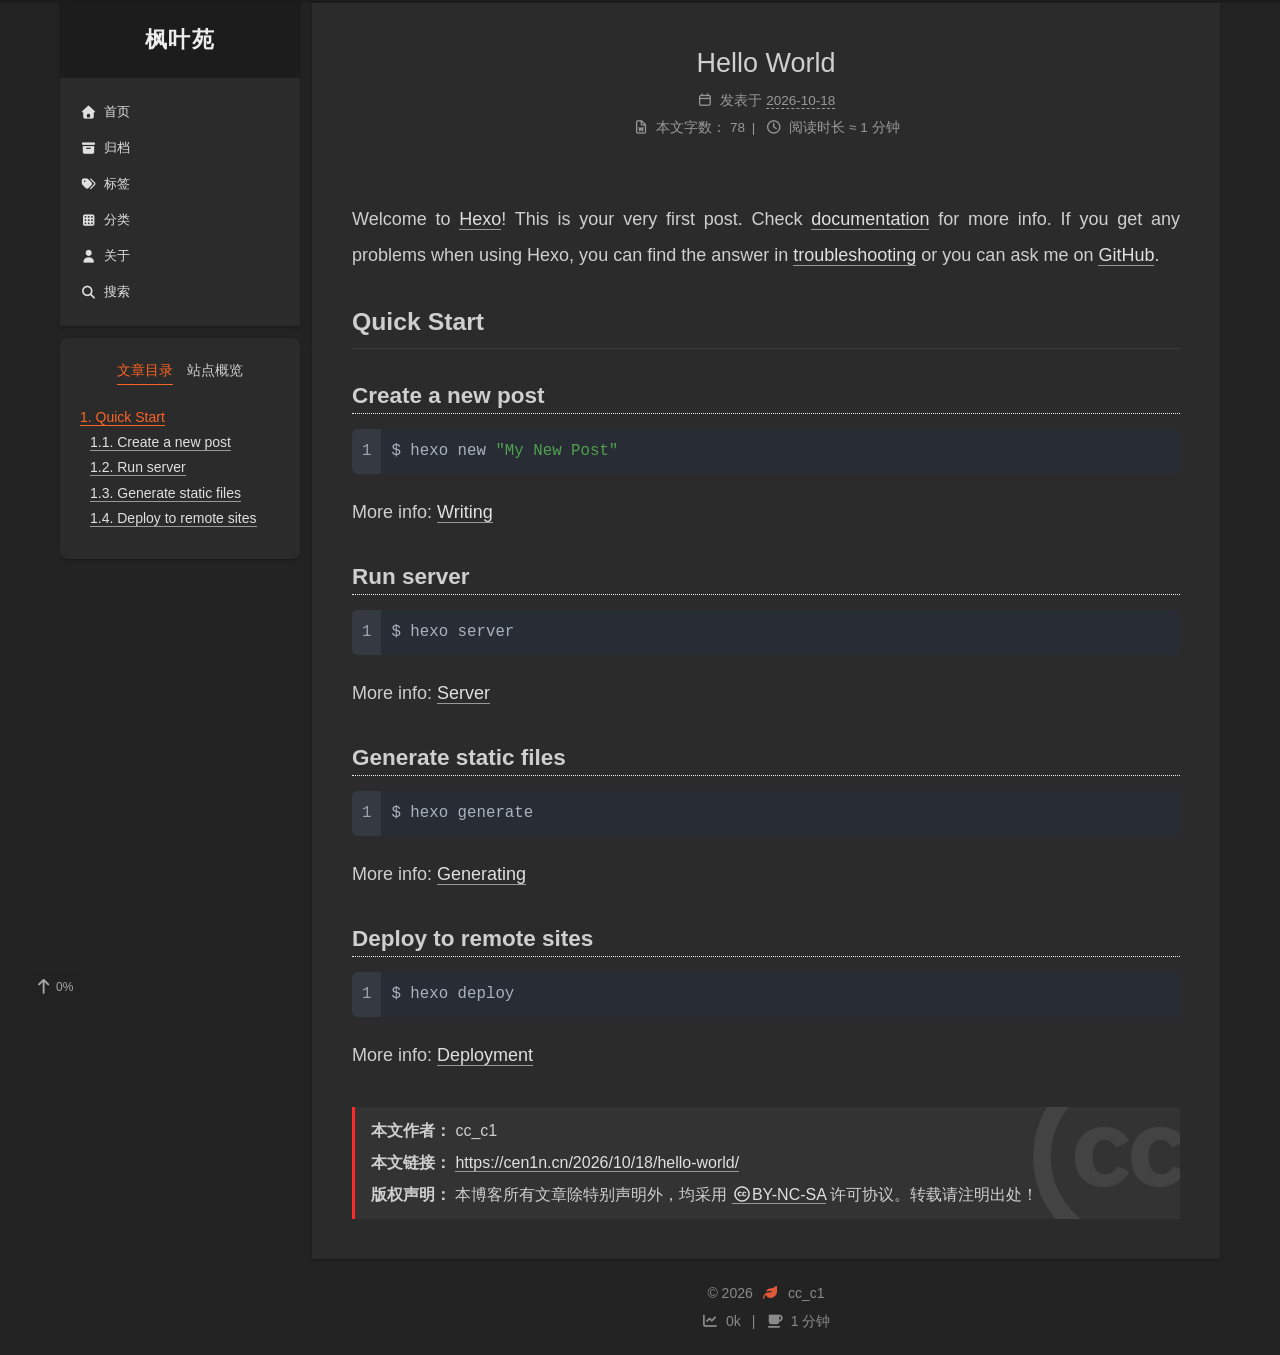
<file: 2026/10/18/hello-world/index.html>
<!DOCTYPE html>
<html lang="zh-CN">
<head>
  <meta charset="UTF-8">
<meta name="viewport" content="width=device-width">
<meta name="theme-color" content="#222" media="(prefers-color-scheme: light)">
<meta name="theme-color" content="#222" media="(prefers-color-scheme: dark)"><meta name="generator" content="Hexo 8.1.2">

  <link rel="apple-touch-icon" sizes="180x180" href="/images/apple-touch-icon-next.png">
  <link rel="icon" type="image/png" sizes="32x32" href="/images/favicon-32x32-next.png">
  <link rel="icon" type="image/png" sizes="16x16" href="/images/favicon-16x16-next.png">
  <link rel="mask-icon" href="/images/logo.svg" color="#222">

<link rel="stylesheet" href="/css/main.css">



<link rel="stylesheet" href="/lib/@fortawesome/fontawesome-free/css/all.min.css">
  <link rel="stylesheet" href="/lib/animate.css/animate.min.css">
  <link rel="stylesheet" href="/lib/pace-js/themes/orange/pace-theme-minimal.css">
  <script src="/lib/pace-js/pace.min.js" defer></script>

<script class="next-config" data-name="main" type="application/json">{"hostname":"cen1n.cn","root":"/","images":"/images","scheme":"Gemini","darkmode":true,"version":"8.29.0","exturl":false,"sidebar":{"position":"left","width_expanded":300,"width_dual_column":240,"display":"always","padding":18,"offset":12},"hljswrap":true,"codeblock":{"theme":{"light":"atom-one-light","dark":"atom-one-dark"},"prism":{"light":"prism","dark":"prism-dark"},"copy_button":{"enable":true,"style":"flat"},"fold":{"enable":false,"height":500},"language":false},"bookmark":{"enable":false,"color":"#222","save":"auto"},"mediumzoom":false,"pangu":false,"comments":{"style":"tabs","active":null,"storage":true,"lazyload":false,"nav":null},"stickytabs":false,"motion":{"enable":true,"async":false,"duration":200,"transition":{"menu_item":"fadeInDown","post_block":"fadeIn","post_header":"fadeInDown","post_body":"fadeInDown","coll_header":"fadeInLeft","sidebar":"fadeInUp"}},"i18n":{"placeholder":"搜索...","empty":"没有找到任何搜索结果：${query}","hits_time":"找到 ${hits} 个搜索结果（用时 ${time} 毫秒）","hits":"找到 ${hits} 个搜索结果"},"path":"/search.xml","localsearch":{"enable":true,"top_n_per_article":1,"unescape":false,"preload":false,"trigger":"auto"}}</script><script src="/js/config.js" defer></script>

    <meta name="description" content="Welcome to Hexo! This is your very first post. Check documentation for more info. If you get any problems when using Hexo, you can find the answer in troubleshooting or you can ask me on GitHub. Quick">
<meta property="og:type" content="article">
<meta property="og:title" content="Hello World">
<meta property="og:url" content="https://cen1n.cn/2026/10/18/hello-world/index.html">
<meta property="og:site_name" content="枫叶苑">
<meta property="og:description" content="Welcome to Hexo! This is your very first post. Check documentation for more info. If you get any problems when using Hexo, you can find the answer in troubleshooting or you can ask me on GitHub. Quick">
<meta property="og:locale" content="zh_CN">
<meta property="article:published_time" content="2026-10-17T16:42:48.916Z">
<meta property="article:modified_time" content="2026-10-17T16:42:48.917Z">
<meta property="article:author" content="cc_c1">
<meta name="twitter:card" content="summary">


<link rel="canonical" href="https://cen1n.cn/2026/10/18/hello-world/">


<script class="next-config" data-name="page" type="application/json">{"sidebar":"","isHome":false,"isPost":true,"lang":"zh-CN","comments":true,"permalink":"https://cen1n.cn/2026/10/18/hello-world/","path":"2026/10/18/hello-world/","title":"Hello World"}</script>

<script class="next-config" data-name="calendar" type="application/json">""</script>
<title>Hello World | 枫叶苑</title>
  








  
<script src="/js/utils.js" defer></script><script src="/js/motion.js" defer></script><script src="/js/sidebar.js" defer></script><script src="/js/next-boot.js" defer></script>

  <script src="/lib/hexo-generator-searchdb/dist/search.js" defer></script>
<script src="/js/third-party/search/local-search.js" defer></script>





  <script src="/js/third-party/pace.js" defer></script>


  
  <script async src="https://busuanzi.ibruce.info/busuanzi/2.3/busuanzi.pure.mini.js"></script>




<meta name="robots" content="noindex, nofollow, noarchive, nosnippet, noimageindex">
<meta name="googlebot" content="noindex, nofollow, noarchive, nosnippet, noimageindex">
<meta name="baiduspider" content="noindex, nofollow, noarchive">

  <noscript>
    <link rel="stylesheet" href="/css/noscript.css">
  </noscript>
<link rel="alternate" href="/atom.xml" title="枫叶苑" type="application/atom+xml">
</head>

<body itemscope itemtype="http://schema.org/WebPage" class="use-motion">
  <div class="headband"></div>

  <main class="main">
    <div class="column">
      <header class="header" itemscope itemtype="http://schema.org/WPHeader"><div class="site-brand-container">
  <div class="site-nav-toggle">
    <div class="toggle" aria-label="切换导航栏" role="button">
        <span class="toggle-line"></span>
        <span class="toggle-line"></span>
        <span class="toggle-line"></span>
    </div>
  </div>

  <div class="site-meta">

    <a href="/" class="brand" rel="start">
      <i class="logo-line"></i>
      <p class="site-title">枫叶苑</p>
      <i class="logo-line"></i>
    </a>
  </div>

  <div class="site-nav-right">
    <div class="toggle popup-trigger" aria-label="搜索" role="button">
        <i class="fa fa-search fa-fw fa-lg"></i>
    </div>
  </div>
</div>



<nav class="site-nav">
  <ul class="main-menu menu"><li class="menu-item menu-item-home"><a href="/" rel="section"><i class="fa fa-home fa-fw"></i>首页</a></li><li class="menu-item menu-item-archives"><a href="/archives/" rel="section"><i class="fa fa-archive fa-fw"></i>归档</a></li><li class="menu-item menu-item-tags"><a href="/tags/" rel="section"><i class="fa fa-tags fa-fw"></i>标签</a></li><li class="menu-item menu-item-categories"><a href="/categories/" rel="section"><i class="fa fa-th fa-fw"></i>分类</a></li><li class="menu-item menu-item-about"><a href="/about/" rel="section"><i class="fa fa-user fa-fw"></i>关于</a></li>
      <li class="menu-item menu-item-search">
        <a role="button" class="popup-trigger"><i class="fa fa-search fa-fw"></i>搜索
        </a>
      </li>
  </ul>
</nav>



  <div class="search-pop-overlay">
    <div class="popup search-popup">
      <div class="search-header">
        <span class="search-icon">
          <i class="fa fa-search"></i>
        </span>
        <div class="search-input-container">
          <input autocomplete="off" autocapitalize="off" maxlength="80"
                placeholder="搜索..." spellcheck="false"
                type="search" class="search-input">
        </div>
        <span class="popup-btn-close" role="button">
          <i class="fa fa-times-circle"></i>
        </span>
      </div>
      <div class="search-result-container">
        <div class="search-result-icon">
          <i class="fa fa-spinner fa-pulse fa-5x"></i>
        </div>
      </div>
    </div>
  </div>

</header>
        
  
  <aside class="sidebar">

    <div class="sidebar-inner sidebar-nav-active sidebar-toc-active">
      <ul class="sidebar-nav">
        <li class="sidebar-nav-toc">
          文章目录
        </li>
        <li class="sidebar-nav-overview">
          站点概览
        </li>
      </ul>

      <div class="sidebar-panel-container">
        <!--noindex-->
        <div class="post-toc-wrap sidebar-panel">
            <div class="post-toc animated"><ol class="nav"><li class="nav-item nav-level-2"><a class="nav-link" href="#Quick-Start"><span class="nav-number">1.</span> <span class="nav-text">Quick Start</span></a><ol class="nav-child"><li class="nav-item nav-level-3"><a class="nav-link" href="#Create-a-new-post"><span class="nav-number">1.1.</span> <span class="nav-text">Create a new post</span></a></li><li class="nav-item nav-level-3"><a class="nav-link" href="#Run-server"><span class="nav-number">1.2.</span> <span class="nav-text">Run server</span></a></li><li class="nav-item nav-level-3"><a class="nav-link" href="#Generate-static-files"><span class="nav-number">1.3.</span> <span class="nav-text">Generate static files</span></a></li><li class="nav-item nav-level-3"><a class="nav-link" href="#Deploy-to-remote-sites"><span class="nav-number">1.4.</span> <span class="nav-text">Deploy to remote sites</span></a></li></ol></li></ol></div>
        </div>
        <!--/noindex-->

        <div class="site-overview-wrap sidebar-panel">
          <div class="site-author animated" itemprop="author" itemscope itemtype="http://schema.org/Person">
    <img class="site-author-image" itemprop="image" alt="cc_c1"
      src="/images/avatar.jpg">
  <p class="site-author-name" itemprop="name">cc_c1</p>
  <div class="site-description" itemprop="description">还有多少个明天可以浪费，还有多少个夜晚可以忏悔</div>
</div>
<div class="site-state-wrap animated">
  <nav class="site-state">
      <div class="site-state-item site-state-posts">
        <a href="/archives/">
          <span class="site-state-item-count">1</span>
          <span class="site-state-item-name">日志</span>
        </a>
      </div>
  </nav>
</div>
  <div class="links-of-author animated">
      <span class="links-of-author-item">
        <a href="https://github.com/cccll1" title="GitHub → https:&#x2F;&#x2F;github.com&#x2F;cccll1" rel="noopener me" target="_blank"><i class="fab fa-github fa-fw"></i>GitHub</a>
      </span>
      <span class="links-of-author-item">
        <a href="/atom.xml" title="RSS → &#x2F;atom.xml" rel="noopener me"><i class="fa fa-rss fa-fw"></i>RSS</a>
      </span>
  </div>

        </div>
      </div>
    </div>

    
  </aside>


    </div>

    <div class="main-inner post posts-expand">


  


<div class="post-block">
  
  

  <article itemscope itemtype="http://schema.org/Article" class="post-content" lang="zh-CN">
    <link itemprop="mainEntityOfPage" href="https://cen1n.cn/2026/10/18/hello-world/">

    <span hidden itemprop="author" itemscope itemtype="http://schema.org/Person">
      <meta itemprop="image" content="/images/avatar.jpg">
      <meta itemprop="name" content="cc_c1">
    </span>

    <span hidden itemprop="publisher" itemscope itemtype="http://schema.org/Organization">
      <meta itemprop="name" content="枫叶苑">
      <meta itemprop="description" content="还有多少个明天可以浪费，还有多少个夜晚可以忏悔">
    </span>

    <span hidden itemprop="post" itemscope itemtype="http://schema.org/CreativeWork">
      <meta itemprop="name" content="Hello World | 枫叶苑">
      <meta itemprop="description" content="">
    </span>
      <header class="post-header">
        <h1 class="post-title" itemprop="name headline">
          Hello World
        </h1>

        <div class="post-meta-container">
          <div class="post-meta">
    <span class="post-meta-item">
      <span class="post-meta-item-icon">
        <i class="far fa-calendar"></i>
      </span>
      <span class="post-meta-item-text">发表于</span>

      <time title="创建时间：2026-10-18 00:42:48" itemprop="dateCreated datePublished" datetime="2026-10-18T00:42:48+08:00">2026-10-18</time>
    </span>

  
    <span class="post-meta-item" title="阅读次数" id="busuanzi_container_page_pv">
      <span class="post-meta-item-icon">
        <i class="far fa-eye"></i>
      </span>
      <span class="post-meta-item-text">阅读次数：</span>
      <span id="busuanzi_value_page_pv"></span>
    </span>
    <span class="post-meta-break"></span>
    <span class="post-meta-item" title="本文字数">
      <span class="post-meta-item-icon">
        <i class="far fa-file-word"></i>
      </span>
      <span class="post-meta-item-text">本文字数：</span>
      <span>78</span>
    </span>
    <span class="post-meta-item" title="阅读时长">
      <span class="post-meta-item-icon">
        <i class="far fa-clock"></i>
      </span>
      <span class="post-meta-item-text">阅读时长 &asymp;</span>
      <span>1 分钟</span>
    </span>
</div>

        </div>
      </header>

    
    
    
    <div class="post-body" itemprop="articleBody"><p>Welcome to <a target="_blank" rel="noopener" href="https://hexo.io/">Hexo</a>! This is your very first post. Check <a target="_blank" rel="noopener" href="https://hexo.io/docs/">documentation</a> for more info. If you get any problems when using Hexo, you can find the answer in <a target="_blank" rel="noopener" href="https://hexo.io/docs/troubleshooting.html">troubleshooting</a> or you can ask me on <a target="_blank" rel="noopener" href="https://github.com/hexojs/hexo/issues">GitHub</a>.</p>
<h2 id="Quick-Start"><a href="#Quick-Start" class="headerlink" title="Quick Start"></a>Quick Start</h2><h3 id="Create-a-new-post"><a href="#Create-a-new-post" class="headerlink" title="Create a new post"></a>Create a new post</h3><figure class="highlight bash"><table><tr><td class="gutter"><pre><span class="line">1</span><br></pre></td><td class="code"><pre><span class="line">$ hexo new <span class="string">&quot;My New Post&quot;</span></span><br></pre></td></tr></table></figure>

<p>More info: <a target="_blank" rel="noopener" href="https://hexo.io/docs/writing.html">Writing</a></p>
<h3 id="Run-server"><a href="#Run-server" class="headerlink" title="Run server"></a>Run server</h3><figure class="highlight bash"><table><tr><td class="gutter"><pre><span class="line">1</span><br></pre></td><td class="code"><pre><span class="line">$ hexo server</span><br></pre></td></tr></table></figure>

<p>More info: <a target="_blank" rel="noopener" href="https://hexo.io/docs/server.html">Server</a></p>
<h3 id="Generate-static-files"><a href="#Generate-static-files" class="headerlink" title="Generate static files"></a>Generate static files</h3><figure class="highlight bash"><table><tr><td class="gutter"><pre><span class="line">1</span><br></pre></td><td class="code"><pre><span class="line">$ hexo generate</span><br></pre></td></tr></table></figure>

<p>More info: <a target="_blank" rel="noopener" href="https://hexo.io/docs/generating.html">Generating</a></p>
<h3 id="Deploy-to-remote-sites"><a href="#Deploy-to-remote-sites" class="headerlink" title="Deploy to remote sites"></a>Deploy to remote sites</h3><figure class="highlight bash"><table><tr><td class="gutter"><pre><span class="line">1</span><br></pre></td><td class="code"><pre><span class="line">$ hexo deploy</span><br></pre></td></tr></table></figure>

<p>More info: <a target="_blank" rel="noopener" href="https://hexo.io/docs/one-command-deployment.html">Deployment</a></p>

    </div>

    
    
    

    <footer class="post-footer">
          

<div class="post-copyright">
<ul>
  <li class="post-copyright-author">
      <strong>本文作者： </strong>cc_c1
  </li>
  <li class="post-copyright-link">
      <strong>本文链接：</strong>
      <a href="https://cen1n.cn/2026/10/18/hello-world/" title="Hello World">https://cen1n.cn/2026/10/18/hello-world/</a>
  </li>
  <li class="post-copyright-license">
      <strong>版权声明： </strong>本博客所有文章除特别声明外，均采用 <a href="https://creativecommons.org/licenses/by-nc-sa/4.0/" rel="noopener" target="_blank"><i class="fab fa-fw fa-creative-commons"></i>BY-NC-SA</a> 许可协议。转载请注明出处！
  </li>
</ul>
</div>


        

    </footer>
  </article>
</div>






</div>
  </main>

  <footer class="footer">
    <div class="footer-inner">

  <div class="copyright">
    &copy; 
    <span itemprop="copyrightYear">2026</span>
    <span class="with-love">
      <i class="fa fa-leaf"></i>
    </span>
    <span class="author" itemprop="copyrightHolder">cc_c1</span>
  </div>
<div class="wordcount">
  <span class="post-meta-item">
    <span class="post-meta-item-icon">
      <i class="fa fa-chart-line"></i>
    </span>
    <span title="站点总字数">0k</span>
  </span>
  <span class="post-meta-item">
    <span class="post-meta-item-icon">
      <i class="fa fa-coffee"></i>
    </span>
    <span title="站点阅读时长">1 分钟</span>
  </span>
</div>
<div class="busuanzi-count">
    <span class="post-meta-item" id="busuanzi_container_site_uv">
      <span class="post-meta-item-icon">
        <i class="fa fa-user"></i>
      </span>
      <span class="site-uv" title="总访客量">
        <span id="busuanzi_value_site_uv"></span>
      </span>
    </span>
    <span class="post-meta-item" id="busuanzi_container_site_pv">
      <span class="post-meta-item-icon">
        <i class="fa fa-eye"></i>
      </span>
      <span class="site-pv" title="总访问量">
        <span id="busuanzi_value_site_pv"></span>
      </span>
    </span>
</div>

    </div>
  </footer>

  
  <div class="toggle sidebar-toggle" role="button">
    <span class="toggle-line"></span>
    <span class="toggle-line"></span>
    <span class="toggle-line"></span>
  </div>
  <div class="sidebar-dimmer"></div>
  <div class="back-to-top" role="button" aria-label="返回顶部">
    <i class="fa fa-arrow-up fa-lg"></i>
    <span>0%</span>
  </div>
  <div class="reading-progress-bar"></div>

<noscript>
  <div class="noscript-warning">Theme NexT works best with JavaScript enabled</div>
</noscript>

</body>
</html>
</file>
<file: css/main.css>
:root {
  --body-bg-color: #eee;
  --content-bg-color: #fff;
  --card-bg-color: #f5f5f5;
  --text-color: #555;
  --selection-bg: #262a30;
  --selection-color: #eee;
  --blockquote-color: #666;
  --link-color: #555;
  --link-hover-color: #222;
  --brand-color: #fff;
  --brand-hover-color: #fff;
  --table-row-odd-bg-color: #f9f9f9;
  --table-row-hover-bg-color: #f5f5f5;
  --menu-item-bg-color: #f5f5f5;
  --theme-color: #222;
  --btn-default-bg: #fff;
  --btn-default-color: #555;
  --btn-default-border-color: #555;
  --btn-default-hover-bg: #222;
  --btn-default-hover-color: #fff;
  --btn-default-hover-border-color: #222;
  --highlight-background: #fafafa;
  --highlight-foreground: #383a42;
  --highlight-gutter-background: #e6e6e7;
  --highlight-gutter-foreground: #4b4d54;
  color-scheme: light;
}
@media (prefers-color-scheme: dark) {
  :root {
    --body-bg-color: #282828;
    --content-bg-color: #333;
    --card-bg-color: #555;
    --text-color: #ccc;
    --selection-bg: #bbb;
    --selection-color: #333;
    --blockquote-color: #bbb;
    --link-color: #ccc;
    --link-hover-color: #eee;
    --brand-color: #ddd;
    --brand-hover-color: #ddd;
    --table-row-odd-bg-color: #282828;
    --table-row-hover-bg-color: #363636;
    --menu-item-bg-color: #555;
    --theme-color: #222;
    --btn-default-bg: #222;
    --btn-default-color: #ccc;
    --btn-default-border-color: #555;
    --btn-default-hover-bg: #666;
    --btn-default-hover-color: #ccc;
    --btn-default-hover-border-color: #666;
    --highlight-background: #282c34;
    --highlight-foreground: #abb2bf;
    --highlight-gutter-background: #353941;
    --highlight-gutter-foreground: #9da4b1;
    color-scheme: dark;
  }
  img {
    opacity: 0.75;
  }
  img:hover {
    opacity: 0.9;
  }
  iframe {
    color-scheme: light;
  }
}
html {
  line-height: 1.15; /* 1 */
  -webkit-text-size-adjust: 100%; /* 2 */
}
body {
  margin: 0;
}
main {
  display: block;
}
h1 {
  font-size: 2em;
  margin: 0.67em 0;
}
hr {
  box-sizing: content-box; /* 1 */
  height: 0; /* 1 */
  overflow: visible; /* 2 */
}
pre {
  font-family: monospace, monospace; /* 1 */
  font-size: 1em; /* 2 */
}
a {
  background: transparent;
}
abbr[title] {
  border-bottom: none; /* 1 */
  text-decoration: underline; /* 2 */
  text-decoration: underline dotted; /* 2 */
}
b,
strong {
  font-weight: bolder;
}
code,
kbd,
samp {
  font-family: monospace, monospace; /* 1 */
  font-size: 1em; /* 2 */
}
small {
  font-size: 80%;
}
sub,
sup {
  font-size: 75%;
  line-height: 0;
  position: relative;
  vertical-align: baseline;
}
sub {
  bottom: -0.25em;
}
sup {
  top: -0.5em;
}
img {
  border-style: none;
}
button,
input,
optgroup,
select,
textarea {
  font-family: inherit; /* 1 */
  font-size: 100%; /* 1 */
  line-height: 1.15; /* 1 */
  margin: 0; /* 2 */
}
button,
input {
/* 1 */
  overflow: visible;
}
button,
select {
/* 1 */
  text-transform: none;
}
button,
[type='button'],
[type='reset'],
[type='submit'] {
  -webkit-appearance: button;
}
button::-moz-focus-inner,
[type='button']::-moz-focus-inner,
[type='reset']::-moz-focus-inner,
[type='submit']::-moz-focus-inner {
  border-style: none;
  padding: 0;
}
button:-moz-focusring,
[type='button']:-moz-focusring,
[type='reset']:-moz-focusring,
[type='submit']:-moz-focusring {
  outline: 1px dotted ButtonText;
}
fieldset {
  padding: 0.35em 0.75em 0.625em;
}
legend {
  box-sizing: border-box; /* 1 */
  color: inherit; /* 2 */
  display: table; /* 1 */
  max-width: 100%; /* 1 */
  padding: 0; /* 3 */
  white-space: normal; /* 1 */
}
progress {
  vertical-align: baseline;
}
textarea {
  overflow: auto;
}
[type='checkbox'],
[type='radio'] {
  box-sizing: border-box; /* 1 */
  padding: 0; /* 2 */
}
[type='number']::-webkit-inner-spin-button,
[type='number']::-webkit-outer-spin-button {
  height: auto;
}
[type='search'] {
  outline-offset: -2px; /* 2 */
  -webkit-appearance: textfield; /* 1 */
}
[type='search']::-webkit-search-decoration {
  -webkit-appearance: none;
}
::-webkit-file-upload-button {
  font: inherit; /* 2 */
  -webkit-appearance: button; /* 1 */
}
details {
  display: block;
}
summary {
  display: list-item;
}
template {
  display: none;
}
[hidden] {
  display: none;
}
::selection {
  background: var(--selection-bg);
  color: var(--selection-color);
}
html,
body {
  height: 100%;
}
body {
  background: var(--body-bg-color);
  box-sizing: border-box;
  color: var(--text-color);
  font-family: Lato, 'PingFang SC', 'Microsoft YaHei', sans-serif;
  font-size: 1em;
  line-height: 2;
  min-height: 100%;
  position: relative;
  transition: padding 0.2s ease-in-out;
}
h1,
h2,
h3,
h4,
h5,
h6 {
  font-family: Lato, 'PingFang SC', 'Microsoft YaHei', sans-serif;
  font-weight: bold;
  line-height: 1.5;
  margin: 30px 0 15px;
}
h1 {
  font-size: 1.5em;
}
h2 {
  font-size: 1.375em;
}
h3 {
  font-size: 1.25em;
}
h4 {
  font-size: 1.125em;
}
h5 {
  font-size: 1em;
}
h6 {
  font-size: 0.875em;
}
a {
  border-bottom: 1px solid #999;
  color: var(--link-color);
  cursor: pointer;
  outline: 0;
  text-decoration: none;
  overflow-wrap: break-word;
}
a:hover {
  border-bottom-color: var(--link-hover-color);
  color: var(--link-hover-color);
}
iframe,
img,
video,
embed {
  display: block;
  margin-left: auto;
  margin-right: auto;
  max-width: 100%;
}
hr {
  background-image: repeating-linear-gradient(-45deg, #ddd, #ddd 4px, transparent 4px, transparent 8px);
  border: 0;
  height: 3px;
  margin: 40px 0;
}
blockquote {
  border-left: 4px solid #ddd;
  color: var(--blockquote-color);
  margin: 0;
  padding: 0 15px;
}
blockquote cite::before {
  content: '-';
  padding: 0 5px;
}
dt {
  font-weight: bold;
}
dd {
  margin: 0;
  padding: 0;
}
.table-container {
  overflow: auto;
}
table {
  border-collapse: collapse;
  border-spacing: 0;
  font-size: 0.875em;
  margin: 0 0 20px;
  width: 100%;
}
tbody tr:nth-of-type(odd) {
  background: var(--table-row-odd-bg-color);
}
tbody tr:hover {
  background: var(--table-row-hover-bg-color);
}
caption,
th,
td {
  padding: 8px;
}
th,
td {
  border: 1px solid #ddd;
  border-bottom: 3px solid #ddd;
}
th {
  font-weight: 700;
  padding-bottom: 10px;
}
td {
  border-bottom-width: 1px;
}
.btn {
  background: var(--btn-default-bg);
  border: 2px solid var(--btn-default-border-color);
  border-radius: 2px;
  color: var(--btn-default-color);
  display: inline-block;
  font-size: 0.875em;
  line-height: 2;
  padding: 0 20px;
  transition: background-color 0.2s ease-in-out;
}
.btn:hover {
  background: var(--btn-default-hover-bg);
  border-color: var(--btn-default-hover-border-color);
  color: var(--btn-default-hover-color);
}
.btn + .btn {
  margin: 0 0 8px 8px;
}
.btn .fa-fw {
  text-align: left;
  width: 1.285714285714286em;
}
.toggle {
  line-height: 0;
}
.toggle .toggle-line {
  background: #fff;
  display: block;
  height: 2px;
  left: 0;
  position: relative;
  top: 0;
  transition: 0.4s;
  transition-property: left, opacity, top, transform, width;
  width: 100%;
}
.toggle .toggle-line:first-child {
  margin-top: 1px;
}
.toggle .toggle-line:not(:first-child) {
  margin-top: 4px;
}
.toggle.toggle-arrow :first-child {
  left: 50%;
  top: 2px;
  transform: rotate(45deg);
  width: 50%;
}
.toggle.toggle-arrow :last-child {
  left: 50%;
  top: -2px;
  transform: rotate(-45deg);
  width: 50%;
}
.toggle.toggle-close :nth-child(2) {
  opacity: 0;
}
.toggle.toggle-close :first-child {
  top: 6px;
  transform: rotate(45deg);
}
.toggle.toggle-close :last-child {
  top: -6px;
  transform: rotate(-45deg);
}
pre code.hljs {
  display: block;
  overflow-x: auto;
  padding: 1em
}
code.hljs {
  padding: 3px 5px
}
/*

Atom One Light by Daniel Gamage
Original One Light Syntax theme from https://github.com/atom/one-light-syntax

base:    #fafafa
mono-1:  #383a42
mono-2:  #686b77
mono-3:  #a0a1a7
hue-1:   #0184bb
hue-2:   #4078f2
hue-3:   #a626a4
hue-4:   #50a14f
hue-5:   #e45649
hue-5-2: #c91243
hue-6:   #986801
hue-6-2: #c18401

*/
.hljs {
  color: #383a42;
  background: #fafafa
}
.hljs-comment,
.hljs-quote {
  color: #a0a1a7;
  font-style: italic
}
.hljs-doctag,
.hljs-keyword,
.hljs-formula {
  color: #a626a4
}
.hljs-section,
.hljs-name,
.hljs-selector-tag,
.hljs-deletion,
.hljs-subst {
  color: #e45649
}
.hljs-literal {
  color: #0184bb
}
.hljs-string,
.hljs-regexp,
.hljs-addition,
.hljs-attribute,
.hljs-meta .hljs-string {
  color: #50a14f
}
.hljs-attr,
.hljs-variable,
.hljs-template-variable,
.hljs-type,
.hljs-selector-class,
.hljs-selector-attr,
.hljs-selector-pseudo,
.hljs-number {
  color: #986801
}
.hljs-symbol,
.hljs-bullet,
.hljs-link,
.hljs-meta,
.hljs-selector-id,
.hljs-title {
  color: #4078f2
}
.hljs-built_in,
.hljs-title.class_,
.hljs-class .hljs-title {
  color: #c18401
}
.hljs-emphasis {
  font-style: italic
}
.hljs-strong {
  font-weight: bold
}
.hljs-link {
  text-decoration: underline
}
@media (prefers-color-scheme: dark) {
pre code.hljs {
  display: block;
  overflow-x: auto;
  padding: 1em
}
code.hljs {
  padding: 3px 5px
}
/*

Atom One Dark by Daniel Gamage
Original One Dark Syntax theme from https://github.com/atom/one-dark-syntax

base:    #282c34
mono-1:  #abb2bf
mono-2:  #818896
mono-3:  #5c6370
hue-1:   #56b6c2
hue-2:   #61aeee
hue-3:   #c678dd
hue-4:   #98c379
hue-5:   #e06c75
hue-5-2: #be5046
hue-6:   #d19a66
hue-6-2: #e6c07b

*/
.hljs {
  color: #abb2bf;
  background: #282c34
}
.hljs-comment,
.hljs-quote {
  color: #5c6370;
  font-style: italic
}
.hljs-doctag,
.hljs-keyword,
.hljs-formula {
  color: #c678dd
}
.hljs-section,
.hljs-name,
.hljs-selector-tag,
.hljs-deletion,
.hljs-subst {
  color: #e06c75
}
.hljs-literal {
  color: #56b6c2
}
.hljs-string,
.hljs-regexp,
.hljs-addition,
.hljs-attribute,
.hljs-meta .hljs-string {
  color: #98c379
}
.hljs-attr,
.hljs-variable,
.hljs-template-variable,
.hljs-type,
.hljs-selector-class,
.hljs-selector-attr,
.hljs-selector-pseudo,
.hljs-number {
  color: #d19a66
}
.hljs-symbol,
.hljs-bullet,
.hljs-link,
.hljs-meta,
.hljs-selector-id,
.hljs-title {
  color: #61aeee
}
.hljs-built_in,
.hljs-title.class_,
.hljs-class .hljs-title {
  color: #e6c07b
}
.hljs-emphasis {
  font-style: italic
}
.hljs-strong {
  font-weight: bold
}
.hljs-link {
  text-decoration: underline
}
}
.highlight:hover .copy-btn,
.code-container:hover .copy-btn {
  opacity: 1;
}
.code-container {
  position: relative;
}
.code-lang {
  font-size: 40px;
  line-height: 1;
  opacity: 0.1;
  pointer-events: none;
  position: absolute;
  right: 5px;
}
.copy-btn {
  color: #333;
  cursor: pointer;
  line-height: 1.6;
  opacity: 0;
  padding: 2px 6px;
  position: absolute;
  transition: opacity 0.2s ease-in-out;
  background: #fff;
  border: 0;
  font-size: 0.8125em;
  right: 0;
  top: 0;
}
code,
kbd,
figure.highlight,
pre {
  background: var(--highlight-background);
  color: var(--highlight-foreground);
}
figure.highlight,
pre {
  line-height: 1.6;
  margin: 0 auto 20px;
}
figure.highlight figcaption,
pre .caption {
  background: var(--highlight-gutter-background);
  color: var(--highlight-foreground);
  display: flow-root;
  font-size: 0.875em;
  line-height: 1.2;
  padding: 0.5em;
}
figure.highlight figcaption a,
pre .caption a {
  color: var(--highlight-foreground);
  float: right;
}
figure.highlight figcaption a:hover,
pre .caption a:hover {
  border-bottom-color: var(--highlight-foreground);
}
pre,
code {
  font-family: consolas, Menlo, monospace, 'PingFang SC', 'Microsoft YaHei';
}
code {
  border-radius: 3px;
  font-size: 0.875em;
  padding: 2px 4px;
  overflow-wrap: break-word;
}
kbd {
  border: 2px solid #ccc;
  border-radius: 0.2em;
  box-shadow: 0.1em 0.1em 0.2em rgba(0,0,0,0.1);
  font-family: inherit;
  padding: 0.1em 0.3em;
  white-space: nowrap;
}
figure.highlight {
  overflow: auto;
  position: relative;
  color-scheme: light;
}
@media (prefers-color-scheme: dark) {
  figure.highlight {
    color-scheme: dark;
  }
}
figure.highlight pre {
  border: 0;
  margin: 0;
  padding: 10px 0;
}
figure.highlight table {
  border: 0;
  margin: 0;
  width: auto;
}
figure.highlight td {
  border: 0;
  padding: 0;
}
figure.highlight .gutter {
  -webkit-user-select: none;
  user-select: none;
}
figure.highlight .gutter pre {
  background: var(--highlight-gutter-background);
  color: var(--highlight-gutter-foreground);
  padding-left: 10px;
  padding-right: 10px;
  text-align: right;
}
figure.highlight .code pre {
  padding-left: 10px;
  width: 100%;
}
figure.highlight .marked {
  background: rgba(0,0,0,0.3);
}
pre .caption {
  margin-bottom: 10px;
}
.gist table {
  width: auto;
}
.gist table td {
  border: 0;
}
pre {
  overflow: auto;
  padding: 10px;
}
pre code {
  background: none;
  padding: 0;
  text-shadow: none;
}
.blockquote-center {
  border-left: 0;
  margin: 40px 0;
  padding: 0;
  position: relative;
  text-align: center;
}
.blockquote-center::before,
.blockquote-center::after {
  left: 0;
  line-height: 1;
  opacity: 0.6;
  position: absolute;
  width: 100%;
}
.blockquote-center::before {
  border-top: 1px solid #ccc;
  text-align: left;
  top: -20px;
  content: '\f10d';
  font-family: 'Font Awesome 7 Free';
  font-weight: 900;
}
.blockquote-center::after {
  border-bottom: 1px solid #ccc;
  bottom: -20px;
  text-align: right;
  content: '\f10e';
  font-family: 'Font Awesome 7 Free';
  font-weight: 900;
}
.blockquote-center p,
.blockquote-center div {
  text-align: center;
}
.group-picture {
  margin-bottom: 20px;
}
.group-picture .group-picture-row {
  display: flex;
  gap: 3px;
  margin-bottom: 3px;
}
.group-picture .group-picture-column {
  flex: 1;
}
.group-picture .group-picture-column img {
  height: 100%;
  margin: 0;
  object-fit: cover;
  width: 100%;
}
.post-body .label {
  color: #555;
  padding: 0 2px;
}
.post-body .label.default {
  background: #f0f0f0;
}
.post-body .label.primary {
  background: #efe6f7;
}
.post-body .label.info {
  background: #e5f2f8;
}
.post-body .label.success {
  background: #e7f4e9;
}
.post-body .label.warning {
  background: #fcf6e1;
}
.post-body .label.danger {
  background: #fae8eb;
}
.post-body .link-grid {
  display: grid;
  grid-gap: 1.5rem;
  gap: 1.5rem;
  grid-template-columns: repeat(auto-fill, minmax(300px, 1fr));
  margin-bottom: 20px;
  padding: 1rem;
}
.post-body .link-grid .link-grid-container {
  border: solid #ddd;
  box-shadow: 1rem 1rem 0.5rem rgba(0,0,0,0.5);
  min-height: 5rem;
  min-width: 0;
  padding: 0.5rem;
  position: relative;
  transition: background 0.3s;
}
.post-body .link-grid .link-grid-container:hover {
  animation: next-shake 0.5s;
  background: var(--card-bg-color);
}
.post-body .link-grid .link-grid-container:active {
  box-shadow: 0.5rem 0.5rem 0.25rem rgba(0,0,0,0.5);
  transform: translate(0.2rem, 0.2rem);
}
.post-body .link-grid .link-grid-container .link-grid-image {
  border: 1px solid #ddd;
  border-radius: 50%;
  box-sizing: border-box;
  height: 5rem;
  padding: 3px;
  position: absolute;
  width: 5rem;
}
.post-body .link-grid .link-grid-container p {
  margin: 0 1rem 0 6rem;
}
.post-body .link-grid .link-grid-container p:first-of-type {
  font-size: 1.2em;
}
.post-body .link-grid .link-grid-container p:last-of-type {
  font-size: 0.8em;
  line-height: 1.3rem;
  opacity: 0.7;
}
.post-body .link-grid .link-grid-container a {
  border: 0;
  height: 100%;
  left: 0;
  position: absolute;
  top: 0;
  width: 100%;
}
@keyframes next-shake {
  0% {
    transform: translate(1pt, 1pt) rotate(0deg);
  }
  10% {
    transform: translate(-1pt, -2pt) rotate(-1deg);
  }
  20% {
    transform: translate(-3pt, 0pt) rotate(1deg);
  }
  30% {
    transform: translate(3pt, 2pt) rotate(0deg);
  }
  40% {
    transform: translate(1pt, -1pt) rotate(1deg);
  }
  50% {
    transform: translate(-1pt, 2pt) rotate(-1deg);
  }
  60% {
    transform: translate(-3pt, 1pt) rotate(0deg);
  }
  70% {
    transform: translate(3pt, 1pt) rotate(-1deg);
  }
  80% {
    transform: translate(-1pt, -1pt) rotate(1deg);
  }
  90% {
    transform: translate(1pt, 2pt) rotate(0deg);
  }
  100% {
    transform: translate(1pt, -2pt) rotate(-1deg);
  }
}
.post-body .note {
  border-radius: 3px;
  margin-bottom: 20px;
  padding: 1em;
  position: relative;
  border: 1px solid #eee;
  border-left-width: 5px;
}
.post-body .note summary {
  cursor: pointer;
  outline: 0;
}
.post-body .note summary p {
  display: inline;
}
.post-body .note h2,
.post-body .note h3,
.post-body .note h4,
.post-body .note h5,
.post-body .note h6 {
  border-bottom: initial;
  margin: 0;
  padding-top: 0;
}
.post-body .note :first-child {
  margin-top: 0;
}
.post-body .note :last-child {
  margin-bottom: 0;
}
.post-body .note.default {
  border-left-color: #777;
}
.post-body .note.default h2,
.post-body .note.default h3,
.post-body .note.default h4,
.post-body .note.default h5,
.post-body .note.default h6 {
  color: #777;
}
.post-body .note.primary {
  border-left-color: #6f42c1;
}
.post-body .note.primary h2,
.post-body .note.primary h3,
.post-body .note.primary h4,
.post-body .note.primary h5,
.post-body .note.primary h6 {
  color: #6f42c1;
}
.post-body .note.info {
  border-left-color: #428bca;
}
.post-body .note.info h2,
.post-body .note.info h3,
.post-body .note.info h4,
.post-body .note.info h5,
.post-body .note.info h6 {
  color: #428bca;
}
.post-body .note.success {
  border-left-color: #5cb85c;
}
.post-body .note.success h2,
.post-body .note.success h3,
.post-body .note.success h4,
.post-body .note.success h5,
.post-body .note.success h6 {
  color: #5cb85c;
}
.post-body .note.warning {
  border-left-color: #f0ad4e;
}
.post-body .note.warning h2,
.post-body .note.warning h3,
.post-body .note.warning h4,
.post-body .note.warning h5,
.post-body .note.warning h6 {
  color: #f0ad4e;
}
.post-body .note.danger {
  border-left-color: #d9534f;
}
.post-body .note.danger h2,
.post-body .note.danger h3,
.post-body .note.danger h4,
.post-body .note.danger h5,
.post-body .note.danger h6 {
  color: #d9534f;
}
.post-body .tabs {
  margin-bottom: 20px;
}
.post-body .tabs,
.tabs-comment {
  padding-top: 10px;
}
.post-body .tabs ul.nav-tabs,
.tabs-comment ul.nav-tabs {
  background: var(--content-bg-color);
  display: flex;
  display: flex;
  flex-wrap: wrap;
  justify-content: center;
  margin: 0;
  padding: 0;
  position: sticky;
  top: 0;
  z-index: 5;
}
@media (max-width: 413px) {
  .post-body .tabs ul.nav-tabs,
  .tabs-comment ul.nav-tabs {
    display: block;
    margin-bottom: 5px;
  }
}
.post-body .tabs ul.nav-tabs li.tab,
.tabs-comment ul.nav-tabs li.tab {
  border-bottom: 1px solid #ddd;
  border-left: 1px solid transparent;
  border-right: 1px solid transparent;
  border-radius: 0 0 0 0;
  border-top: 3px solid transparent;
  flex-grow: 1;
  list-style-type: none;
}
@media (max-width: 413px) {
  .post-body .tabs ul.nav-tabs li.tab,
  .tabs-comment ul.nav-tabs li.tab {
    border-bottom: 1px solid transparent;
    border-left: 3px solid transparent;
    border-right: 1px solid transparent;
    border-top: 1px solid transparent;
  }
}
@media (max-width: 413px) {
  .post-body .tabs ul.nav-tabs li.tab,
  .tabs-comment ul.nav-tabs li.tab {
    border-radius: 0;
  }
}
.post-body .tabs ul.nav-tabs li.tab a,
.tabs-comment ul.nav-tabs li.tab a {
  border-bottom: initial;
  display: block;
  line-height: 1.8;
  padding: 0.25em 0.75em;
  text-align: center;
  transition: all 0.2s ease-out;
}
.post-body .tabs ul.nav-tabs li.tab a i[class^='fa'],
.tabs-comment ul.nav-tabs li.tab a i[class^='fa'] {
  width: 1.285714285714286em;
}
.post-body .tabs ul.nav-tabs li.tab.active,
.tabs-comment ul.nav-tabs li.tab.active {
  border-bottom-color: transparent;
  border-left-color: #ddd;
  border-right-color: #ddd;
  border-top-color: #fc6423;
}
@media (max-width: 413px) {
  .post-body .tabs ul.nav-tabs li.tab.active,
  .tabs-comment ul.nav-tabs li.tab.active {
    border-bottom-color: #ddd;
    border-left-color: #fc6423;
    border-right-color: #ddd;
    border-top-color: #ddd;
  }
}
.post-body .tabs ul.nav-tabs li.tab.active a,
.tabs-comment ul.nav-tabs li.tab.active a {
  cursor: default;
}
.post-body .tabs .tab-content,
.tabs-comment .tab-content {
  border: 1px solid #ddd;
  border-radius: 0 0 0 0;
  border-top-color: transparent;
}
@media (max-width: 413px) {
  .post-body .tabs .tab-content,
  .tabs-comment .tab-content {
    border-radius: 0;
    border-top-color: #ddd;
  }
}
.post-body .tabs .tab-content .tab-pane,
.tabs-comment .tab-content .tab-pane {
  padding: 20px 20px 0;
}
.post-body .tabs .tab-content .tab-pane:not(.active),
.tabs-comment .tab-content .tab-pane:not(.active) {
  display: none;
}
.pagination .prev,
.pagination .next,
.pagination .page-number,
.pagination .space {
  display: inline-block;
  margin: -1px 10px 0;
  padding: 0 10px;
}
@media (max-width: 767px) {
  .pagination .prev,
  .pagination .next,
  .pagination .page-number,
  .pagination .space {
    margin: 0 5px;
  }
}
.pagination .page-number.current {
  background: #ccc;
  border-color: #ccc;
  color: var(--content-bg-color);
}
.pagination {
  border-top: 1px solid #eee;
  margin: 120px 0 0;
  text-align: center;
}
.pagination .prev,
.pagination .next,
.pagination .page-number {
  border-bottom: 0;
  border-top: 1px solid #eee;
  transition: border-color 0.2s ease-in-out;
}
.pagination .prev:hover,
.pagination .next:hover,
.pagination .page-number:hover {
  border-top-color: var(--link-hover-color);
}
@media (max-width: 767px) {
  .pagination {
    border-top: 0;
  }
  .pagination .prev,
  .pagination .next,
  .pagination .page-number {
    border-bottom: 1px solid #eee;
    border-top: 0;
  }
  .pagination .prev:hover,
  .pagination .next:hover,
  .pagination .page-number:hover {
    border-bottom-color: var(--link-hover-color);
  }
}
.pagination .space {
  margin: 0;
  padding: 0;
}
.comments {
  margin-top: 60px;
  overflow: hidden;
}
.comment-button-group {
  display: flex;
  display: flex;
  flex-wrap: wrap;
  justify-content: center;
  justify-content: center;
  margin: 1em 0;
}
.comment-button-group .comment-button {
  margin: 0.1em 0.2em;
}
.comment-button-group .comment-button.active {
  background: var(--btn-default-hover-bg);
  border-color: var(--btn-default-hover-border-color);
  color: var(--btn-default-hover-color);
}
.comment-position {
  display: none;
}
.comment-position.active {
  display: block;
}
.tabs-comment {
  margin-top: 4em;
  padding-top: 0;
}
.tabs-comment .comments {
  margin-top: 0;
  padding-top: 0;
}
.headband {
  background: var(--theme-color);
  height: 3px;
}
@media (max-width: 991px) {
  .headband {
    display: none;
  }
}
.site-brand-container {
  display: flex;
  flex-shrink: 0;
  padding: 0 10px;
}
.use-motion .column,
.use-motion .site-brand-container .toggle {
  opacity: 0;
}
.site-meta {
  flex-grow: 1;
  text-align: center;
}
@media (max-width: 767px) {
  .site-meta {
    text-align: center;
  }
}
.custom-logo-image {
  margin-top: 20px;
}
@media (max-width: 991px) {
  .custom-logo-image {
    display: none;
  }
}
.brand {
  border-bottom: 0;
  color: var(--brand-color);
  display: inline-block;
  padding: 0;
}
.brand:hover {
  color: var(--brand-hover-color);
}
.site-title {
  font-family: Lato, 'PingFang SC', 'Microsoft YaHei', sans-serif;
  font-size: 1.375em;
  font-weight: normal;
  line-height: 1.5;
  margin: 0;
}
.site-subtitle {
  color: #ddd;
  font-size: 0.8125em;
  margin: 10px 10px 0;
}
.use-motion .site-title,
.use-motion .site-subtitle,
.use-motion .custom-logo-image {
  opacity: 0;
  position: relative;
  top: -10px;
}
.site-nav-toggle,
.site-nav-right {
  display: none;
}
@media (max-width: 767px) {
  .site-nav-toggle,
  .site-nav-right {
    display: flex;
    flex-direction: column;
    justify-content: center;
  }
}
.site-nav-toggle .toggle,
.site-nav-right .toggle {
  color: var(--text-color);
  padding: 10px;
  width: 22px;
}
.site-nav-toggle .toggle .toggle-line,
.site-nav-right .toggle .toggle-line {
  background: var(--text-color);
  border-radius: 1px;
}
@media (max-width: 767px) {
  .site-nav {
    --scroll-height: 0;
    height: 0;
    overflow: hidden;
    transition: 0.2s ease-in-out;
    transition-property: height, visibility;
    visibility: hidden;
  }
  body:not(.site-nav-on) .site-nav .animated {
    animation: none;
  }
  body.site-nav-on .site-nav {
    height: var(--scroll-height);
    visibility: unset;
  }
}
.menu {
  margin: 0;
  padding: 1em 0;
  text-align: center;
}
.menu-item {
  display: inline-block;
  list-style: none;
  margin: 0 10px;
}
@media (max-width: 767px) {
  .menu-item {
    display: block;
    margin-top: 10px;
  }
  .menu-item.menu-item-search {
    display: none;
  }
}
.menu-item a {
  border-bottom: 0;
  display: block;
  font-size: 0.8125em;
  transition: border-color 0.2s ease-in-out;
}
.menu-item a:hover,
.menu-item a.menu-item-active {
  background: var(--menu-item-bg-color);
}
.menu-item i[class^='fa'] {
  margin-right: 8px;
}
.menu-item .badge {
  background: #ccc;
  border-radius: 10px;
  color: var(--content-bg-color);
  font-weight: bold;
  line-height: 1;
  margin-left: 0.35em;
  padding: 2px 5px;
  text-shadow: 1px 1px 0 rgba(0,0,0,0.1);
}
.use-motion .menu-item {
  visibility: hidden;
}
@media (max-width: 991px) {
  .sidebar {
    left: -300px;
  }
  .sidebar-active .sidebar {
    left: 0;
  }
  .sidebar {
    background: #222;
    bottom: 0;
    box-shadow: inset 0 2px 6px #000;
    max-height: 100vh;
    overflow-y: auto;
    position: fixed;
    top: 0;
    transition: 0.2s ease-out;
    transition-property: left, right;
    width: 300px;
    z-index: 20;
  }
  .sidebar a {
    border-bottom-color: #555;
    color: #999;
  }
  .sidebar a:hover {
    border-bottom-color: #eee;
    color: #eee;
  }
  .links-of-author:not(:first-child) {
    margin-top: 15px;
  }
  .links-of-author a {
    border-bottom-color: #555;
    display: inline-block;
    margin-bottom: 10px;
    margin-right: 10px;
    vertical-align: middle;
  }
  .links-of-author a::before {
    background: #91e959;
    display: inline-block;
    margin-right: 3px;
    transform: translateY(-2px);
    border-radius: 50%;
    content: ' ';
    height: 4px;
    width: 4px;
  }
  .links-of-blogroll-item {
    padding: 0 5px;
  }
  .popular-posts .popular-posts-item .popular-posts-link:hover {
    background: none;
  }
  .sidebar-dimmer {
    background: #000;
    height: 100%;
    left: 0;
    opacity: 0;
    position: fixed;
    top: 0;
    transition: visibility 0.4s, opacity 0.4s;
    visibility: hidden;
    width: 100%;
    z-index: 10;
  }
  .sidebar-active .sidebar-dimmer {
    opacity: 0.7;
    visibility: visible;
  }
}
.sidebar-inner {
  color: #999;
  padding: 18px 10px;
  text-align: center;
  display: flex;
  flex-direction: column;
  justify-content: center;
}
.sidebar-toggle {
  bottom: 61px;
  height: 16px;
  padding: 5px;
  width: 16px;
  background: #222;
  cursor: pointer;
  opacity: 0.6;
  position: fixed;
  z-index: 30;
  left: 30px;
}
@media (max-width: 991px) {
  .sidebar-toggle {
    left: 20px;
  }
}
.sidebar-toggle:hover {
  opacity: 0.8;
}
@media (max-width: 991px) {
  .sidebar-toggle {
    opacity: 0.8;
  }
}
.sidebar-toggle:hover .toggle-line {
  background: #fc6423;
}
@media (any-hover: hover) {
  body:not(.sidebar-active) .sidebar-toggle:hover :first-child {
    left: 50%;
    top: 2px;
    transform: rotate(45deg);
    width: 50%;
  }
  body:not(.sidebar-active) .sidebar-toggle:hover :last-child {
    left: 50%;
    top: -2px;
    transform: rotate(-45deg);
    width: 50%;
  }
}
.sidebar-active .sidebar-toggle :nth-child(2) {
  opacity: 0;
}
.sidebar-active .sidebar-toggle :first-child {
  top: 6px;
  transform: rotate(45deg);
}
.sidebar-active .sidebar-toggle :last-child {
  top: -6px;
  transform: rotate(-45deg);
}
.sidebar-nav {
  font-size: 0.875em;
  height: 0;
  margin: 0;
  overflow: hidden;
  padding-left: 0;
  pointer-events: none;
  transition: 0.2s ease-in-out;
  transition-property: height, visibility;
  visibility: hidden;
}
.sidebar-nav-active .sidebar-nav {
  height: calc(2em + 1px);
  pointer-events: unset;
  visibility: unset;
}
.sidebar-nav li {
  border-bottom: 1px solid transparent;
  color: var(--text-color);
  cursor: pointer;
  display: inline-block;
  transition: 0.2s ease-in-out;
  transition-property: border-bottom-color, color;
}
.sidebar-nav li.sidebar-nav-overview {
  margin-left: 10px;
}
.sidebar-nav li:hover {
  color: #fc6423;
}
.sidebar-toc-active .sidebar-nav-toc,
.sidebar-overview-active .sidebar-nav-overview {
  border-bottom-color: #fc6423;
  color: #fc6423;
  transition-delay: 0.2s;
}
.sidebar-toc-active .sidebar-nav-toc:hover,
.sidebar-overview-active .sidebar-nav-overview:hover {
  color: #fc6423;
}
.sidebar-panel-container {
  align-items: start;
  display: grid;
  flex: 1;
  overflow-x: hidden;
  overflow-y: auto;
  padding-top: 0;
  transition: padding-top 0.2s ease-in-out;
}
.sidebar-nav-active .sidebar-panel-container {
  padding-top: 20px;
}
.sidebar-panel {
  animation: deactivate-sidebar-panel 0.2s ease-in-out;
  grid-area: 1/1;
  height: 0;
  opacity: 0;
  overflow: hidden;
  pointer-events: none;
  transform: translateY(0);
  transition: 0.2s ease-in-out;
  transition-delay: 0s;
  transition-property: opacity, transform, visibility;
  visibility: hidden;
}
.sidebar-nav-active .sidebar-panel,
.sidebar-overview-active .sidebar-panel.post-toc-wrap {
  transform: translateY(-20px);
}
.sidebar-overview-active:not(.sidebar-nav-active) .sidebar-panel.post-toc-wrap {
  transition-delay: 0s, 0.2s, 0s;
}
.sidebar-overview-active .sidebar-panel.site-overview-wrap,
.sidebar-toc-active .sidebar-panel.post-toc-wrap {
  animation-name: activate-sidebar-panel;
  height: auto;
  opacity: 1;
  pointer-events: unset;
  transform: translateY(0);
  transition-delay: 0.2s, 0.2s, 0s;
  visibility: unset;
}
.sidebar-panel.site-overview-wrap {
  display: flex;
  flex-direction: column;
  justify-content: center;
  gap: 10px;
  justify-content: flex-start;
}
@keyframes deactivate-sidebar-panel {
  from {
    height: var(--inactive-panel-height, 0);
  }
  to {
    height: var(--active-panel-height, 0);
  }
}
@keyframes activate-sidebar-panel {
  from {
    height: var(--inactive-panel-height, auto);
  }
  to {
    height: var(--active-panel-height, auto);
  }
}
.post-toc {
  font-size: 0.875em;
}
.post-toc ol {
  list-style: none;
  margin: 0;
  padding: 0 2px 0 10px;
  text-align: left;
}
.post-toc ol > :last-child {
  margin-bottom: 5px;
}
.post-toc ol > ol {
  padding-left: 0;
}
.post-toc ol a {
  transition: all 0.2s ease-in-out;
}
.post-toc .nav-item {
  line-height: 1.8;
  overflow: hidden;
  text-overflow: ellipsis;
  white-space: nowrap;
}
.post-toc .nav .active > a {
  border-bottom-color: #fc6423;
  color: #fc6423;
}
.post-toc .nav .active-current > a {
  color: #fc6423;
}
.post-toc .nav .active-current > a:hover {
  color: #fc6423;
}
.site-author-image {
  border: 1px solid #eee;
  max-width: 120px;
  padding: 2px;
  border-radius: 50%;
}
.site-author-name {
  color: var(--text-color);
  font-weight: 600;
  margin: 0;
}
.site-description {
  color: #999;
  font-size: 0.8125em;
  margin-top: 0;
}
.site-state {
  display: flex;
  flex-wrap: wrap;
  justify-content: center;
  line-height: 1.4;
}
.site-state-item {
  padding: 0 15px;
}
.site-state-item a {
  border-bottom: 0;
  display: block;
}
.site-state-item-count {
  display: block;
  font-size: 1em;
  font-weight: 600;
}
.site-state-item-name {
  color: #999;
  font-size: 0.8125em;
}
.sidebar .sidebar-button:not(:first-child) {
  margin-top: 15px;
}
.sidebar .sidebar-button button {
  background: transparent;
  color: #fc6423;
  cursor: pointer;
  line-height: 2;
  padding: 0 15px;
  border: 1px solid #fc6423;
  border-radius: 4px;
}
.sidebar .sidebar-button button:hover {
  background: #fc6423;
  color: #fff;
}
.sidebar .sidebar-button button i[class^='fa'] {
  margin-right: 5px;
}
.links-of-author a {
  font-size: 0.8125em;
}
.links-of-author i[class^='fa'] {
  margin-right: 2px;
}
.cc-license .cc-opacity {
  border-bottom: 0;
  opacity: 0.7;
}
.cc-license .cc-opacity:hover {
  opacity: 0.9;
}
.cc-license img {
  display: inline-block;
}
.links-of-blogroll {
  font-size: 0.8125em;
}
.links-of-blogroll-title {
  font-size: 0.875em;
  font-weight: 600;
}
.links-of-blogroll-list {
  list-style: none;
  gap: 5px;
  margin: 5px 0 0;
  padding: 0;
  display: flex;
  flex-wrap: wrap;
  justify-content: center;
  flex-direction: column;
}
.links-of-blogroll-item {
  max-width: 100%;
}
.links-of-blogroll-item a {
  box-sizing: border-box;
  display: inline-block;
  max-width: 100%;
  overflow: hidden;
  text-overflow: ellipsis;
  white-space: nowrap;
}
.footer {
  color: #999;
  font-size: 0.875em;
  padding: 20px 0;
  transition: 0.2s ease-in-out;
  transition-property: left, right;
}
.footer.footer-fixed {
  bottom: 0;
  left: 0;
  position: absolute;
  right: 0;
}
.footer-inner {
  box-sizing: border-box;
  text-align: center;
  display: flex;
  flex-direction: column;
  justify-content: center;
  margin: 0 auto;
  width: calc(100% - 20px);
}
@media (max-width: 767px) {
  .footer-inner {
    width: auto;
  }
}
@media (min-width: 1200px) {
  .footer-inner {
    width: 1160px;
  }
}
@media (min-width: 1600px) {
  .footer-inner {
    width: 73%;
  }
}
.use-motion .footer {
  opacity: 0;
}
.languages {
  display: inline-block;
  font-size: 1.125em;
  position: relative;
}
.languages .lang-select-label span {
  margin: 0 0.5em;
}
.languages .lang-select {
  height: 100%;
  left: 0;
  opacity: 0;
  position: absolute;
  top: 0;
  width: 100%;
}
.with-love {
  color: #e05a3a;
  display: inline-block;
  margin: 0 5px;
}
.busuanzi-count #busuanzi_container_site_uv {
  display: none;
}
.busuanzi-count #busuanzi_container_site_pv {
  display: none;
}
@keyframes icon-animate {
  0%, 100% {
    transform: scale(1);
  }
  10%, 30% {
    transform: scale(0.9);
  }
  20%, 40%, 60%, 80% {
    transform: scale(1.1);
  }
  50%, 70% {
    transform: scale(1.1);
  }
}
.back-to-top {
  font-size: 12px;
  align-items: center;
  bottom: -100px;
  color: #fff;
  display: flex;
  height: 26px;
  transition: 0.2s ease-in-out;
  transition-property: bottom;
  background: #222;
  cursor: pointer;
  opacity: 0.6;
  position: fixed;
  z-index: 30;
  left: 30px;
}
.back-to-top span {
  margin-right: 8px;
}
.back-to-top .fa {
  text-align: center;
  width: 26px;
}
@media (max-width: 991px) {
  .back-to-top {
    left: 20px;
  }
}
.back-to-top:hover {
  opacity: 0.8;
}
@media (max-width: 991px) {
  .back-to-top {
    opacity: 0.8;
  }
}
.back-to-top:hover {
  color: #fc6423;
}
.back-to-top.back-to-top-on {
  bottom: 30px;
}
.reading-progress-bar {
  --progress: 0;
  background: #e05a3a;
  height: 2px;
  position: fixed;
  z-index: 50;
  width: var(--progress);
  left: 0;
  top: 0;
}
.rtl.post-body p,
.rtl.post-body a,
.rtl.post-body h1,
.rtl.post-body h2,
.rtl.post-body h3,
.rtl.post-body h4,
.rtl.post-body h5,
.rtl.post-body h6,
.rtl.post-body li,
.rtl.post-body ul,
.rtl.post-body ol {
  direction: rtl;
  font-family: UKIJ Ekran;
}
.rtl.post-title {
  font-family: UKIJ Ekran;
}
.post-button {
  margin-top: 40px;
  text-align: center;
}
.use-motion .post-block,
.use-motion .pagination,
.use-motion .comments {
  visibility: hidden;
}
.use-motion .post-header {
  visibility: hidden;
}
.use-motion .post-body {
  visibility: hidden;
}
.use-motion .collection-header {
  visibility: hidden;
}
.posts-collapse .post-content {
  margin-bottom: 35px;
  margin-left: 35px;
  position: relative;
}
@media (max-width: 767px) {
  .posts-collapse .post-content {
    margin-left: 0;
    margin-right: 0;
  }
}
.posts-collapse .post-content .collection-title {
  font-size: 1.125em;
  position: relative;
}
.posts-collapse .post-content .collection-title::before {
  background: #999;
  border: 1px solid #fff;
  margin-left: -6px;
  margin-top: -4px;
  position: absolute;
  top: 50%;
  border-radius: 50%;
  content: ' ';
  height: 10px;
  width: 10px;
}
.posts-collapse .post-content .collection-year {
  font-size: 1.5em;
  font-weight: bold;
  margin: 60px 0;
  position: relative;
}
.posts-collapse .post-content .collection-year .collection-year-count {
  font-size: 0.75em;
  background: #ccc;
  border-radius: 10px;
  color: var(--content-bg-color);
  font-weight: bold;
  line-height: 1;
  margin-left: 0.35em;
  padding: 2px 5px;
  text-shadow: 1px 1px 0 rgba(0,0,0,0.1);
}
.posts-collapse .post-content .collection-year::before {
  background: #bbb;
  margin-left: -4px;
  margin-top: -4px;
  position: absolute;
  top: 50%;
  border-radius: 50%;
  content: ' ';
  height: 8px;
  width: 8px;
}
.posts-collapse .post-content .collection-header {
  display: block;
  margin-left: 20px;
}
.posts-collapse .post-content .collection-header small {
  color: #bbb;
  margin-left: 5px;
}
.posts-collapse .post-content .post-header {
  border-bottom: 1px dashed #ccc;
  margin: 30px 2px 0;
  padding-left: 15px;
  position: relative;
  transition: border 0.2s ease-in-out;
}
.posts-collapse .post-content .post-header::before {
  background: #bbb;
  border: 1px solid #fff;
  left: -6px;
  position: absolute;
  top: 0.75em;
  transition: background 0.2s ease-in-out;
  border-radius: 50%;
  content: ' ';
  height: 6px;
  width: 6px;
}
.posts-collapse .post-content .post-header:hover {
  border-bottom-color: #666;
}
.posts-collapse .post-content .post-header:hover::before {
  background: #222;
}
.posts-collapse .post-content .post-meta-container {
  display: inline;
  font-size: 0.75em;
  margin-right: 10px;
}
.posts-collapse .post-content .post-title {
  display: inline;
}
.posts-collapse .post-content .post-title a {
  border-bottom: 0;
  color: var(--link-color);
}
.posts-collapse .post-content .post-title .fa {
  font-size: 0.875em;
  margin-left: 5px;
}
.posts-collapse .post-content::before {
  background: #f5f5f5;
  content: ' ';
  height: 100%;
  margin-left: -2px;
  position: absolute;
  top: 1.25em;
  width: 4px;
}
.post-body {
  font-family: Lato, 'PingFang SC', 'Microsoft YaHei', sans-serif;
  overflow-wrap: break-word;
}
@media (min-width: 1200px) {
  .post-body {
    font-size: 1.125em;
  }
}
@media (min-width: 992px) {
  .post-body {
    text-align: justify;
  }
}
@media (max-width: 991px) {
  .post-body {
    text-align: justify;
  }
}
.post-body h1 .header-anchor,
.post-body h2 .header-anchor,
.post-body h3 .header-anchor,
.post-body h4 .header-anchor,
.post-body h5 .header-anchor,
.post-body h6 .header-anchor,
.post-body h1 .headerlink,
.post-body h2 .headerlink,
.post-body h3 .headerlink,
.post-body h4 .headerlink,
.post-body h5 .headerlink,
.post-body h6 .headerlink {
  border-bottom-style: none;
  color: inherit;
  float: right;
  font-size: 0.875em;
  margin-left: 10px;
  opacity: 0;
}
.post-body h1 .header-anchor::before,
.post-body h2 .header-anchor::before,
.post-body h3 .header-anchor::before,
.post-body h4 .header-anchor::before,
.post-body h5 .header-anchor::before,
.post-body h6 .header-anchor::before,
.post-body h1 .headerlink::before,
.post-body h2 .headerlink::before,
.post-body h3 .headerlink::before,
.post-body h4 .headerlink::before,
.post-body h5 .headerlink::before,
.post-body h6 .headerlink::before {
  content: '\f0c1';
  font-family: 'Font Awesome 7 Free';
  font-weight: 900;
}
.post-body h1:hover .header-anchor,
.post-body h2:hover .header-anchor,
.post-body h3:hover .header-anchor,
.post-body h4:hover .header-anchor,
.post-body h5:hover .header-anchor,
.post-body h6:hover .header-anchor,
.post-body h1:hover .headerlink,
.post-body h2:hover .headerlink,
.post-body h3:hover .headerlink,
.post-body h4:hover .headerlink,
.post-body h5:hover .headerlink,
.post-body h6:hover .headerlink {
  opacity: 0.5;
}
.post-body h1:hover .header-anchor:hover,
.post-body h2:hover .header-anchor:hover,
.post-body h3:hover .header-anchor:hover,
.post-body h4:hover .header-anchor:hover,
.post-body h5:hover .header-anchor:hover,
.post-body h6:hover .header-anchor:hover,
.post-body h1:hover .headerlink:hover,
.post-body h2:hover .headerlink:hover,
.post-body h3:hover .headerlink:hover,
.post-body h4:hover .headerlink:hover,
.post-body h5:hover .headerlink:hover,
.post-body h6:hover .headerlink:hover {
  opacity: 1;
}
.post-body .exturl .fa {
  font-size: 0.875em;
  margin-left: 4px;
}
.post-body figure:not(.highlight) {
  margin: 0 auto 20px;
}
.post-body figure:not(.highlight) figcaption {
  color: #999;
  font-size: 0.875em;
  font-weight: bold;
  line-height: 1;
  margin: -15px auto 15px;
  text-align: center;
}
.post-body iframe,
.post-body img,
.post-body video,
.post-body embed {
  margin-bottom: 20px;
}
.post-body .video-container {
  height: 0;
  margin-bottom: 20px;
  overflow: hidden;
  padding-top: 75%;
  position: relative;
  width: 100%;
}
.post-body .video-container iframe,
.post-body .video-container object,
.post-body .video-container embed {
  height: 100%;
  left: 0;
  margin: 0;
  position: absolute;
  top: 0;
  width: 100%;
}
.post-gallery {
  display: flex;
  min-height: 200px;
}
.post-gallery .post-gallery-image {
  flex: 1;
}
.post-gallery .post-gallery-image:not(:first-child) {
  clip-path: polygon(40px 0, 100% 0, 100% 100%, 0 100%);
  margin-left: -20px;
}
.post-gallery .post-gallery-image:not(:last-child) {
  margin-right: -20px;
}
.post-gallery .post-gallery-image img {
  height: 100%;
  object-fit: cover;
  opacity: 1;
  width: 100%;
}
.posts-expand .post-gallery {
  margin-bottom: 60px;
}
.posts-collapse .post-gallery {
  margin: 15px 0;
}
.posts-expand .post-header {
  font-size: 1.125em;
  margin-bottom: 60px;
  text-align: center;
}
.posts-expand .post-title {
  font-size: 1.5em;
  font-weight: normal;
  margin: initial;
  overflow-wrap: break-word;
}
.posts-expand .post-title-link {
  border-bottom: 0;
  color: var(--link-color);
  display: inline-block;
  max-width: 100%;
  position: relative;
}
.posts-expand .post-title-link::before {
  background: var(--link-color);
  bottom: 0;
  content: '';
  height: 2px;
  left: 0;
  position: absolute;
  transform: scaleX(0);
  transition: transform 0.2s ease-in-out;
  width: 100%;
}
.posts-expand .post-title-link:hover::before {
  transform: scaleX(1);
}
.posts-expand .post-title-link .fa {
  font-size: 0.875em;
  margin-left: 5px;
}
.post-sticky-flag {
  display: inline-block;
  margin-right: 8px;
  transform: rotate(30deg);
}
.posts-expand .post-meta-container {
  color: #999;
  font-family: Lato, 'PingFang SC', 'Microsoft YaHei', sans-serif;
  font-size: 0.75em;
  margin-top: 3px;
}
.posts-expand .post-meta-container .post-description {
  font-size: 0.875em;
  margin-top: 2px;
}
.posts-expand .post-meta-container time {
  border-bottom: 1px dashed #999;
}
.post-meta {
  display: flex;
  flex-wrap: wrap;
  justify-content: center;
}
:not(.post-meta-break) + .post-meta-item::before {
  content: '|';
  margin: 0 0.5em;
}
.post-meta-item-icon {
  margin-right: 3px;
}
@media (max-width: 991px) {
  .post-meta-item-text {
    display: none;
  }
}
.post-meta-break {
  flex-basis: 100%;
  height: 0;
}
#busuanzi_container_page_pv {
  display: none;
}
.post-nav {
  border-top: 1px solid #eee;
  display: flex;
  gap: 30px;
  justify-content: space-between;
  margin-top: 1em;
  padding: 10px 5px 0;
}
.post-nav-item {
  flex: 1;
}
.post-nav-item a {
  border-bottom: 0;
  display: block;
  font-size: 0.875em;
  line-height: 1.6;
}
.post-nav-item a:active {
  top: 2px;
}
.post-nav-item .fa {
  font-size: 0.75em;
}
.post-nav-item:first-child .fa {
  margin-right: 5px;
}
.post-nav-item:last-child {
  text-align: right;
}
.post-nav-item:last-child .fa {
  margin-left: 5px;
}
.post-footer {
  display: flex;
  flex-direction: column;
  justify-content: center;
}
.post-eof {
  background: #ccc;
  height: 1px;
  margin: 80px auto 60px;
  width: 8%;
}
.post-block:last-of-type .post-eof {
  display: none;
}
.post-copyright ul {
  list-style: none;
  overflow: hidden;
  padding: 0.5em 1em;
  position: relative;
  background: var(--card-bg-color);
  border-left: 3px solid #ff2a2a;
  margin: 1em 0 0;
}
.post-copyright ul::after {
  content: '\f25e';
  font-family: 'Font Awesome 7 Brands';
  font-size: 200px;
  opacity: 0.1;
  position: absolute;
  right: -50px;
  top: -150px;
}
.post-tags {
  margin-top: 40px;
  text-align: center;
}
.post-tags a {
  display: inline-block;
  font-size: 0.8125em;
}
.post-tags a:not(:last-child) {
  margin-right: 10px;
}
.social-like {
  border-top: 1px solid #eee;
  font-size: 0.875em;
  margin-top: 1em;
  padding-top: 1em;
  display: flex;
  flex-wrap: wrap;
  justify-content: center;
}
.social-like a {
  border-bottom: none;
}
.reward-container {
  margin: 1em 0 0;
  padding: 1em 0;
  text-align: center;
}
.reward-container button {
  background: transparent;
  color: #fc6423;
  cursor: pointer;
  line-height: 2;
  padding: 0 15px;
  border: 2px solid #fc6423;
  border-radius: 2px;
  outline: 0;
  vertical-align: text-top;
}
.reward-container button:hover {
  background: #fc6423;
  color: #fff;
}
.post-reward {
  display: none;
  padding-top: 20px;
}
.post-reward.active {
  display: block;
}
.post-reward div {
  display: inline-block;
}
.post-reward div span {
  display: block;
}
.post-reward img {
  display: inline-block;
  margin: 0.8em 2em 0;
  max-width: 100%;
  width: 180px;
}
@keyframes next-roll {
  from {
    transform: rotateZ(30deg);
  }
  to {
    transform: rotateZ(-30deg);
  }
}
.category-all-page .category-all-title {
  text-align: center;
}
.category-all-page .category-all {
  margin-top: 20px;
}
.category-all-page .category-list {
  list-style: none;
  margin: 0;
  padding: 0;
}
.category-all-page .category-list-item {
  margin: 5px 10px;
}
.category-all-page .category-list-count {
  font-size: 0.75em;
  background: #ccc;
  border-radius: 10px;
  color: var(--content-bg-color);
  font-weight: bold;
  line-height: 1;
  margin-left: 0.35em;
  padding: 2px 5px;
  text-shadow: 1px 1px 0 rgba(0,0,0,0.1);
}
.category-all-page .category-list-child {
  padding-left: 10px;
}
.event-list hr {
  background: #222;
  margin: 20px 0 45px;
}
.event-list hr::after {
  background: #222;
  color: #fff;
  content: 'NOW';
  display: inline-block;
  font-weight: bold;
  padding: 0 5px;
}
.event-list .event {
  --event-background: #222;
  --event-foreground: #bbb;
  --event-title: #fff;
  background: var(--event-background);
  padding: 15px;
}
.event-list .event .event-summary {
  border-bottom: 0;
  color: var(--event-title);
  margin: 0;
  padding: 0 0 0 35px;
  position: relative;
}
.event-list .event .event-summary::before {
  animation: dot-flash 1s alternate infinite ease-in-out;
  background: var(--event-title);
  left: 0;
  margin-top: -6px;
  position: absolute;
  top: 50%;
  border-radius: 50%;
  content: ' ';
  height: 12px;
  width: 12px;
}
.event-list .event:nth-of-type(odd) .event-summary::before {
  animation-delay: 0.5s;
}
.event-list .event:not(:last-child) {
  margin-bottom: 20px;
}
.event-list .event .event-relative-time {
  color: var(--event-foreground);
  display: inline-block;
  font-size: 12px;
  font-weight: normal;
  padding-left: 12px;
}
.event-list .event .event-details {
  color: var(--event-foreground);
  display: block;
  line-height: 18px;
  padding: 6px 0 6px 35px;
}
.event-list .event .event-details::before {
  color: var(--event-foreground);
  display: inline-block;
  margin-right: 9px;
  width: 14px;
  font-family: 'Font Awesome 7 Free';
  font-weight: 900;
}
.event-list .event .event-details.event-location::before {
  content: '\f041';
}
.event-list .event .event-details.event-duration::before {
  content: '\f017';
}
.event-list .event .event-details.event-description::before {
  content: '\f024';
}
.event-list .event-past {
  --event-background: #f5f5f5;
  --event-foreground: #999;
  --event-title: #222;
}
@keyframes dot-flash {
  from {
    opacity: 1;
    transform: scale(1);
  }
  to {
    opacity: 0;
    transform: scale(0.8);
  }
}
ul.breadcrumb {
  font-size: 0.75em;
  list-style: none;
  margin: 1em 0;
  padding: 0 2em;
  text-align: center;
}
ul.breadcrumb li {
  display: inline;
}
ul.breadcrumb li:not(:first-child)::before {
  content: '/\00a0';
  font-weight: normal;
  padding: 0.5em;
}
ul.breadcrumb li:last-child {
  font-weight: bold;
}
.tag-cloud {
  text-align: center;
}
.tag-cloud a {
  display: inline-block;
  margin: 10px;
}
.tag-cloud-0 {
  border-bottom-color: #aaa;
  color: #aaa;
}
.tag-cloud-1 {
  border-bottom-color: #9a9a9a;
  color: #9a9a9a;
}
.tag-cloud-2 {
  border-bottom-color: #8b8b8b;
  color: #8b8b8b;
}
.tag-cloud-3 {
  border-bottom-color: #7c7c7c;
  color: #7c7c7c;
}
.tag-cloud-4 {
  border-bottom-color: #6c6c6c;
  color: #6c6c6c;
}
.tag-cloud-5 {
  border-bottom-color: #5d5d5d;
  color: #5d5d5d;
}
.tag-cloud-6 {
  border-bottom-color: #4e4e4e;
  color: #4e4e4e;
}
.tag-cloud-7 {
  border-bottom-color: #3e3e3e;
  color: #3e3e3e;
}
.tag-cloud-8 {
  border-bottom-color: #2f2f2f;
  color: #2f2f2f;
}
.tag-cloud-9 {
  border-bottom-color: #202020;
  color: #202020;
}
.tag-cloud-10 {
  border-bottom-color: #111;
  color: #111;
}
@media (prefers-color-scheme: dark) {
  .tag-cloud-0 {
    border-bottom-color: #555;
    color: #555;
  }
  .tag-cloud-1 {
    border-bottom-color: #646464;
    color: #646464;
  }
  .tag-cloud-2 {
    border-bottom-color: #737373;
    color: #737373;
  }
  .tag-cloud-3 {
    border-bottom-color: #828282;
    color: #828282;
  }
  .tag-cloud-4 {
    border-bottom-color: #929292;
    color: #929292;
  }
  .tag-cloud-5 {
    border-bottom-color: #a1a1a1;
    color: #a1a1a1;
  }
  .tag-cloud-6 {
    border-bottom-color: #b0b0b0;
    color: #b0b0b0;
  }
  .tag-cloud-7 {
    border-bottom-color: #c0c0c0;
    color: #c0c0c0;
  }
  .tag-cloud-8 {
    border-bottom-color: #cfcfcf;
    color: #cfcfcf;
  }
  .tag-cloud-9 {
    border-bottom-color: #dedede;
    color: #dedede;
  }
  .tag-cloud-10 {
    border-bottom-color: #eee;
    color: #eee;
  }
}
.search-active {
  overflow: hidden;
  margin-right: var(--dialog-scrollgutter, 0);
}
.search-pop-overlay {
  background: rgba(0,0,0,0);
  display: flex;
  height: 100%;
  left: 0;
  position: fixed;
  top: 0;
  transition: visibility 0.4s, background 0.4s;
  visibility: hidden;
  width: 100%;
  z-index: 40;
}
.search-active .search-pop-overlay {
  background: rgba(0,0,0,0.3);
  visibility: visible;
}
.search-popup {
  background: var(--card-bg-color);
  border-radius: 5px;
  height: 80%;
  margin: auto;
  transform: scale(0);
  transition: transform 0.4s;
  width: 700px;
}
.search-active .search-popup {
  transform: scale(1);
}
@media (max-width: 767px) {
  .search-popup {
    border-radius: 0;
    height: 100%;
    width: 100%;
  }
}
.search-popup .search-icon,
.search-popup .popup-btn-close {
  color: #999;
  font-size: 18px;
  padding: 0 10px;
}
.search-popup .popup-btn-close {
  cursor: pointer;
}
.search-popup .popup-btn-close:hover .fa {
  color: #222;
}
.search-popup .search-header {
  background: #eee;
  border-top-left-radius: 5px;
  border-top-right-radius: 5px;
  display: flex;
  padding: 5px;
}
@media (prefers-color-scheme: dark) {
  .search-popup .search-header {
    background: #666;
  }
}
.search-popup input.search-input {
  background: transparent;
  border: 0;
  outline: 0;
  width: 100%;
}
.search-popup input.search-input::-webkit-search-cancel-button {
  display: none;
}
.search-popup .search-result-container {
  display: flex;
  flex-direction: column;
  height: calc(100% - 55px);
  overflow: auto;
  padding: 5px 25px;
}
.search-popup .search-result-container hr {
  flex-shrink: 0;
  margin: 5px 0 10px;
}
.search-popup .search-result-container hr:first-child {
  display: none;
}
.search-popup .search-result-list {
  margin: 0 5px;
  padding: 0;
}
.search-popup a.search-result-title {
  font-weight: bold;
}
.search-popup p.search-result {
  border-bottom: 1px dashed #ccc;
  margin: 0 0 10px;
  padding: 5px 0;
}
.search-popup .search-input-container {
  flex-grow: 1;
  padding: 2px;
}
.search-popup .search-result-icon {
  color: #ccc;
  margin: auto;
}
mark.search-keyword {
  background: transparent;
  border-bottom: 1px dashed #ff2a2a;
  color: #ff2a2a;
  font-weight: bold;
}
.use-motion .animated {
  animation-fill-mode: none;
  visibility: inherit;
}
.use-motion .sidebar .animated {
  animation-fill-mode: both;
}
header.header {
  background: var(--content-bg-color);
  border-radius: initial;
  box-shadow: 0 2px 2px 0 rgba(0,0,0,0.12), 0 3px 1px -2px rgba(0,0,0,0.06), 0 1px 5px 0 rgba(0,0,0,0.12);
}
@media (max-width: 991px) {
  header.header {
    border-radius: initial;
  }
}
.main {
  align-items: stretch;
  display: flex;
  justify-content: space-between;
  margin: 0 auto;
  width: calc(100% - 20px);
}
@media (max-width: 767px) {
  .main {
    width: auto;
  }
}
@media (min-width: 1200px) {
  .main {
    width: 1160px;
  }
}
@media (min-width: 1600px) {
  .main {
    width: 73%;
  }
}
@media (max-width: 991px) {
  .main {
    display: block;
    width: auto;
  }
}
.main-inner {
  border-radius: initial;
  box-sizing: border-box;
  width: calc(100% - 252px);
}
@media (max-width: 991px) {
  .main-inner {
    border-radius: initial;
    width: 100%;
  }
}
.footer-inner {
  padding-left: 252px;
}
@media (max-width: 991px) {
  .footer-inner {
    padding-left: 0;
    padding-right: 0;
    width: auto;
  }
}
.column {
  width: 240px;
}
@media (max-width: 991px) {
  .column {
    width: auto;
  }
}
.site-brand-container {
  background: var(--theme-color);
}
@media (max-width: 991px) {
  .site-nav-on .site-brand-container {
    box-shadow: 0 0 16px rgba(0,0,0,0.5);
  }
}
.site-meta {
  padding: 20px 0;
}
@media (min-width: 768px) and (max-width: 991px) {
  .site-nav-toggle,
  .site-nav-right {
    display: flex;
    flex-direction: column;
    justify-content: center;
  }
}
.site-nav-toggle .toggle,
.site-nav-right .toggle {
  color: #fff;
}
.site-nav-toggle .toggle .toggle-line,
.site-nav-right .toggle .toggle-line {
  background: #fff;
}
@media (min-width: 768px) and (max-width: 991px) {
  .site-nav {
    --scroll-height: 0;
    height: 0;
    overflow: hidden;
    transition: 0.2s ease-in-out;
    transition-property: height, visibility;
    visibility: hidden;
  }
  body:not(.site-nav-on) .site-nav .animated {
    animation: none;
  }
  body.site-nav-on .site-nav {
    height: var(--scroll-height);
    visibility: unset;
  }
}
.menu .menu-item {
  display: block;
  margin: 0;
}
.menu .menu-item a {
  padding: 5px 20px;
  position: relative;
  transition-property: background-color;
  display: flex;
  align-items: center;
}
.menu .menu-item a .badge {
  margin-left: auto;
}
@media (max-width: 991px) {
  .menu .menu-item.menu-item-search {
    display: none;
  }
}
.main-menu .menu-item-active::after {
  background: #bbb;
  border-radius: 50%;
  content: ' ';
  height: 6px;
  margin-top: -3px;
  position: absolute;
  right: 15px;
  top: 50%;
  width: 6px;
}
.sub-menu {
  margin: 0;
  padding: 6px 0;
}
.sub-menu .menu-item {
  display: inline-block;
}
.sub-menu .menu-item a {
  background: transparent;
  margin: 5px 10px;
  padding: initial;
}
.sub-menu .menu-item a:hover {
  background: transparent;
  color: #fc6423;
}
.sub-menu .menu-item-active {
  border-bottom-color: #fc6423;
  color: #fc6423;
}
.sub-menu .menu-item-active:hover {
  border-bottom-color: #fc6423;
}
@media (min-width: 992px) {
  .sidebar {
    position: sticky;
    top: 12px;
  }
  .sidebar-toggle {
    display: none;
  }
  .sidebar-inner {
    background: var(--content-bg-color);
    border-radius: initial;
    box-shadow: 0 2px 2px 0 rgba(0,0,0,0.12), 0 3px 1px -2px rgba(0,0,0,0.06), 0 1px 5px 0 rgba(0,0,0,0.12), 0 -1px 0.5px 0 rgba(0,0,0,0.09);
    box-sizing: border-box;
    color: var(--text-color);
    margin-top: 12px;
    max-height: calc(100vh - 24px);
    visibility: hidden;
  }
  .site-state-item {
    padding: 0 10px;
  }
  .sidebar .sidebar-button {
    border-bottom: 1px dotted #ccc;
    border-top: 1px dotted #ccc;
  }
  .sidebar .sidebar-button button {
    border: 0;
    color: #fc6423;
    display: block;
    width: 100%;
  }
  .sidebar .sidebar-button button:hover {
    background: none;
    border: 0;
    color: #e34603;
  }
  .links-of-author {
    display: flex;
    flex-wrap: wrap;
    justify-content: center;
  }
  .links-of-author-item {
    margin: 5px 0 0;
    width: 50%;
  }
  .links-of-author-item a {
    border-bottom: 0;
    border-radius: 4px;
    display: block;
    padding: 0 5px;
    box-sizing: border-box;
    display: inline-block;
    max-width: 100%;
    overflow: hidden;
    text-overflow: ellipsis;
    white-space: nowrap;
  }
  .links-of-author-item a:hover {
    background: var(--body-bg-color);
  }
  .links-of-blogroll-item a {
    padding: 0 5px;
  }
}
.main-inner .sub-menu,
.main-inner .post-block,
.main-inner .tabs-comment,
.main-inner > .comments,
.main-inner .comment-position .comments,
.main-inner .pagination {
  background: var(--content-bg-color);
  border-radius: initial;
  box-shadow: 0 2px 2px 0 rgba(0,0,0,0.12), 0 3px 1px -2px rgba(0,0,0,0.06), 0 1px 5px 0 rgba(0,0,0,0.12);
}
.main-inner .post-block:not(:first-child):not(:first-child) {
  border-radius: initial;
  box-shadow: 0 2px 2px 0 rgba(0,0,0,0.12), 0 3px 1px -2px rgba(0,0,0,0.06), 0 1px 5px 0 rgba(0,0,0,0.12), 0 -1px 0.5px 0 rgba(0,0,0,0.09);
  margin-top: 12px;
}
@media (min-width: 768px) and (max-width: 991px) {
  .main-inner .post-block:not(:first-child):not(:first-child) {
    margin-top: 10px;
  }
}
@media (max-width: 767px) {
  .main-inner .post-block:not(:first-child):not(:first-child) {
    margin-top: 8px;
  }
}
.main-inner .tabs-comment,
.main-inner > .comments,
.main-inner .comment-position .comments,
.main-inner .pagination {
  border-radius: initial;
  box-shadow: 0 2px 2px 0 rgba(0,0,0,0.12), 0 3px 1px -2px rgba(0,0,0,0.06), 0 1px 5px 0 rgba(0,0,0,0.12), 0 -1px 0.5px 0 rgba(0,0,0,0.09);
  margin-top: 12px;
}
@media (min-width: 768px) and (max-width: 991px) {
  .main-inner .tabs-comment,
  .main-inner > .comments,
  .main-inner .comment-position .comments,
  .main-inner .pagination {
    margin-top: 10px;
  }
}
@media (max-width: 767px) {
  .main-inner .tabs-comment,
  .main-inner > .comments,
  .main-inner .comment-position .comments,
  .main-inner .pagination {
    margin-top: 8px;
  }
}
.post-block,
.comments {
  padding: 40px;
}
.post-eof {
  display: none;
}
.pagination {
  border-top: initial;
  padding: 10px 0;
}
.post-body h1,
.post-body h2 {
  border-bottom: 1px solid #eee;
}
.post-body h3 {
  border-bottom: 1px dotted #eee;
}
@media (min-width: 768px) and (max-width: 991px) {
  .main-inner {
    padding: 10px;
  }
  .posts-expand .post-button {
    margin-top: 20px;
  }
  .post-block {
    padding: 20px;
  }
  .comments {
    padding: 10px 20px;
  }
}
@media (max-width: 767px) {
  .main-inner {
    padding: 8px;
  }
  .posts-expand .post-button {
    margin: 12px 0;
  }
  .post-block {
    padding: 12px;
  }
  .comments {
    padding: 10px 12px;
  }
}
:root {
  --body-bg-color: #232323;
  --content-bg-color: #2b2b2b;
  --card-bg-color: #333;
  --text-color: #cfcfcf;
  --selection-bg: #4a4a4a;
  --selection-color: #f2f2f2;
  --blockquote-color: #a9a9a9;
  --link-color: #e0e0e0;
  --link-hover-color: #fff;
  --brand-color: #ededed;
  --brand-hover-color: #fff;
  --table-row-odd-bg-color: #2e2e2e;
  --table-row-hover-bg-color: #383838;
  --menu-item-bg-color: #3a3a3a;
  --theme-color: #1c1c1c;
  --btn-default-bg: #2f2f2f;
  --btn-default-color: #d0d0d0;
  --btn-default-border-color: #4a4a4a;
  --btn-default-hover-bg: #3d3d3d;
  --btn-default-hover-color: #fff;
  --btn-default-hover-border-color: #5a5a5a;
  --highlight-background: #282c34;
  --highlight-foreground: #abb2bf;
  --highlight-gutter-background: #353941;
  --highlight-gutter-foreground: #9da4b1;
  color-scheme: dark;
}
/* ---------- 头部 ---------- */
.brand {
  background: transparent;
}
.site-title {
  font-weight: 600;
  letter-spacing: 0.06em;
}
.site-subtitle {
  color: #8f8f8f;
}
/* ---------- 正文 ---------- */
.post-body h2 {
  padding-bottom: 0.35em;
  border-bottom: 1px solid #3d3d3d;
}
.post-body blockquote {
  border-left-color: #4a4a4a;
  background: rgba(255,255,255,0.02);
}
.post-body code {
  background: rgba(255,255,255,0.08);
  border: none;
}
.post-body table th {
  background: rgba(255,255,255,0.05);
}
.post-body img {
  border-radius: 6px;
}
::selection {
  background: #4a4a4a;
  color: #f2f2f2;
}
/* ---------- 侧边栏 ---------- */
.sidebar-inner {
  border-radius: 8px;
}
.site-author-name {
  letter-spacing: 0.08em;
}
/* ---------- 页脚 ---------- */
.footer-inner {
  color: #8a8a8a;
}
/* ---------- 代码块 ---------- */
.highlight {
  border-radius: 6px;
}
</file>
<file: lib/pace-js/themes/orange/pace-theme-minimal.css>
/* This is a compiled file, you should be editing the file in the templates directory */
.pace {
  -webkit-pointer-events: none;
  pointer-events: none;

  -webkit-user-select: none;
  -moz-user-select: none;
  user-select: none;
}

.pace-inactive {
  display: none;
}

.pace .pace-progress {
  background: #eb7a55;
  position: fixed;
  z-index: 2000;
  top: 0;
  right: 100%;
  width: 100%;
  height: 2px;
}
</file>
<file: css/noscript.css>
body {
  margin-top: 2rem;
}
.use-motion .menu-item,
.use-motion .sidebar,
.use-motion .sidebar-inner,
.use-motion .post-block,
.use-motion .pagination,
.use-motion .comments,
.use-motion .post-header,
.use-motion .post-body,
.use-motion .collection-header {
  visibility: visible;
}
.use-motion .column,
.use-motion .site-brand-container .toggle,
.use-motion .footer {
  opacity: initial;
}
.use-motion .site-title,
.use-motion .site-subtitle,
.use-motion .custom-logo-image {
  opacity: initial;
  top: initial;
}
.use-motion .logo-line {
  transform: scaleX(1);
}
.search-pop-overlay,
.sidebar-nav {
  display: none;
}
.sidebar-panel {
  display: block;
}
.noscript-warning {
  background-color: #f55;
  color: #fff;
  font-family: sans-serif;
  font-size: 1rem;
  font-weight: bold;
  left: 0;
  position: fixed;
  text-align: center;
  top: 0;
  width: 100%;
  z-index: 50;
}
</file>
